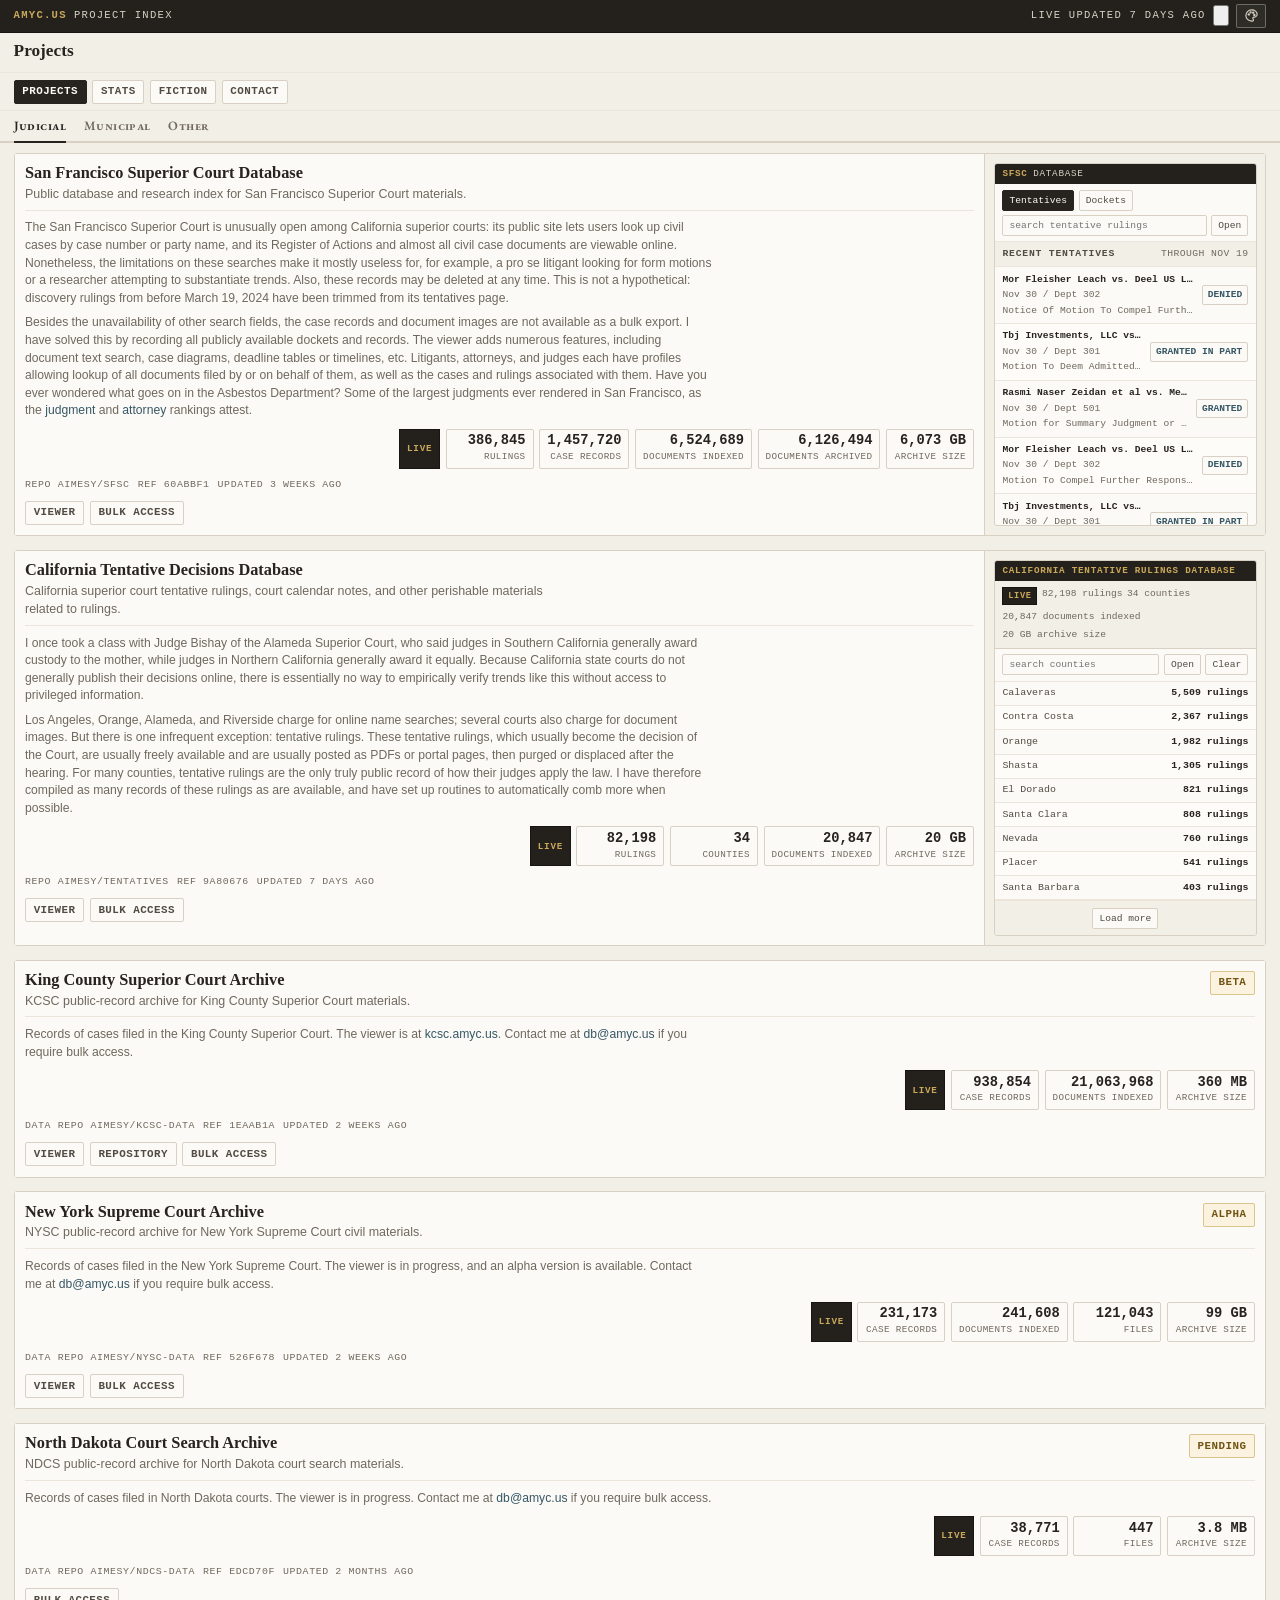
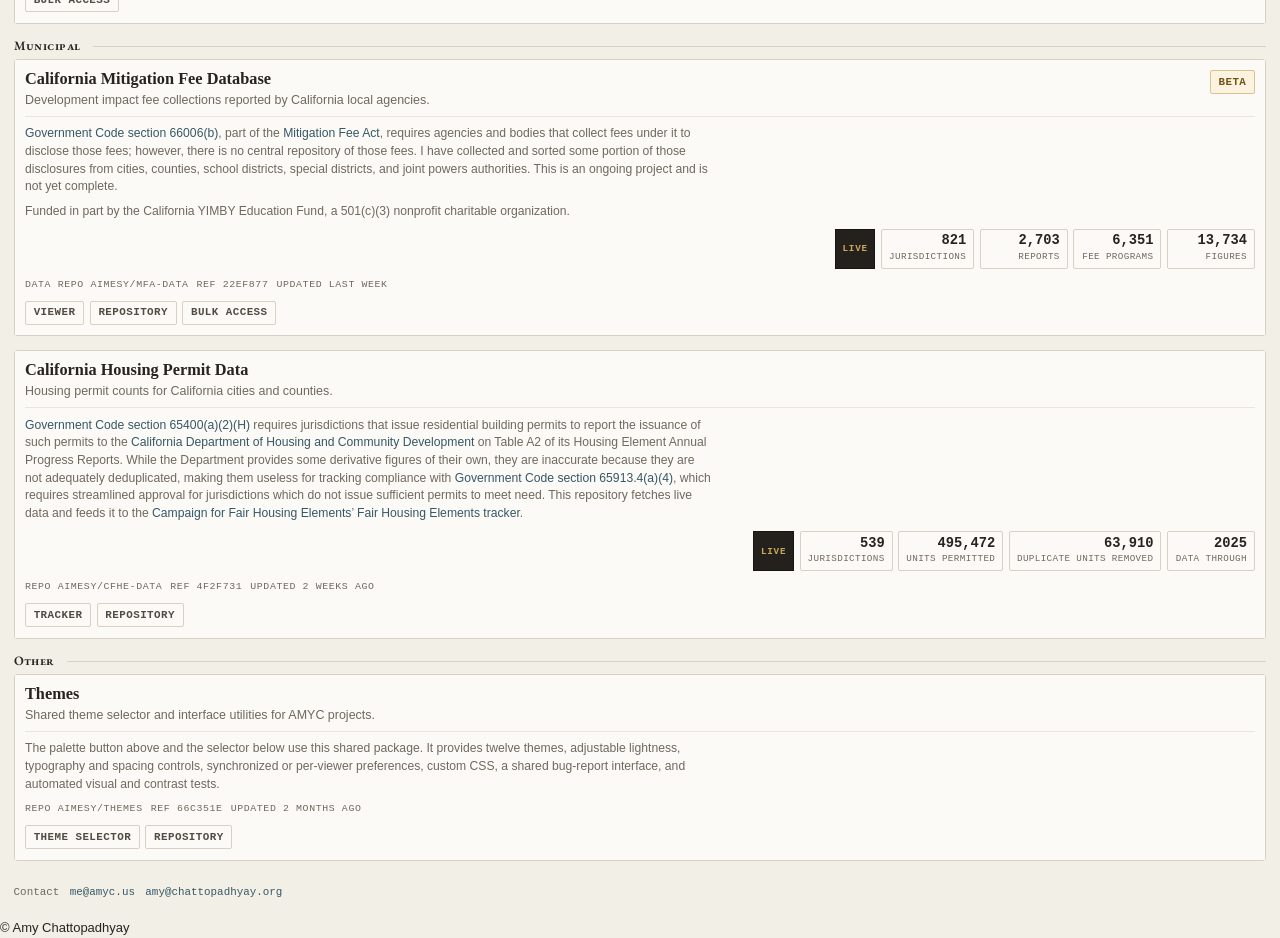
<file: index.html>
<!doctype html>
<html lang="en" data-amyc-public-records-footer="off">
<head>
  <meta charset="utf-8">
  <meta name="viewport" content="width=device-width, initial-scale=1">
  <link rel="icon" href="data:,">
  <meta
    http-equiv="Content-Security-Policy"
    content="default-src 'self'; script-src 'self' 'wasm-unsafe-eval' blob: https://aimesy.github.io https://static.cloudflareinsights.com; worker-src blob:; style-src 'self' 'unsafe-inline' https://aimesy.github.io; connect-src 'self' blob: https://sfsc.amyc.us https://sfsc-data.amyc.us https://extensions.duckdb.org https://api.github.com https://raw.githubusercontent.com https://kcsc-data.amyc.us https://nysc-data.amyc.us https://tentatives-data.amyc.us https://cloudflareinsights.com; img-src 'self' data:; object-src 'self'; base-uri 'self'; form-action 'none'"
  >
  <title>Projects</title>
  <meta name="description" content="Public project index for SFSC, California tentative rulings, KCSC, NYSC, California mitigation fees, California Housing Permit Data, NDCS, and AMYC Themes.">
  <link rel="canonical" href="https://amyc.us/">
  <meta property="og:site_name" content="AMYC.US">
  <meta property="og:type" content="website">
  <meta property="og:title" content="Projects | AMYC.US">
  <meta property="og:description" content="Public project index for SFSC, California tentative rulings, KCSC, NYSC, California mitigation fees, California Housing Permit Data, NDCS, and AMYC Themes.">
  <meta property="og:url" content="https://amyc.us/">
  <meta name="twitter:card" content="summary">
  <meta name="twitter:title" content="Projects | AMYC.US">
  <meta name="twitter:description" content="Public project index for SFSC, California tentative rulings, KCSC, NYSC, California mitigation fees, California Housing Permit Data, NDCS, and AMYC Themes.">
  <meta name="theme-color" content="#24211d">
  <link rel="preload" href="assets/fonts/eb-garamond-semibold-sc.woff2" as="font" type="font/woff2" crossorigin>
  <link rel="stylesheet" href="assets/styles.css?v=project-groups-9">
  <link rel="stylesheet" href="https://aimesy.github.io/themes/src/theme.css">
  <link rel="stylesheet" href="https://aimesy.github.io/themes/src/theme-bar.css">
  <link rel="stylesheet" href="https://aimesy.github.io/themes/src/bug-report.css">
  <script src="https://aimesy.github.io/themes/src/theme.js" defer></script>
  <!-- Cloudflare Web Analytics --><script type="module" src="https://static.cloudflareinsights.com/beacon.min.js" data-cf-beacon='{"token": "993c5a726496451e93b63b836dd201be"}'></script><!-- End Cloudflare Web Analytics -->
  <script src="https://aimesy.github.io/themes/src/bug-report.js" defer></script>
  <script src="assets/projects.js" defer></script>
</head>
<body class="amyc-has-public-records-footer">
  <header>
    <div class="status-strip amyc-theme-bar">
      <strong>AMYC.US</strong>
      <span>Project index</span>
      <span class="grow"></span>
      <span>LIVE <span data-live="generated">loading</span></span>
      <button class="bug-report-trigger" type="button" data-bug-report data-bug-report-app="AMYC Projects" data-bug-report-repo="aimesy/me" data-bug-report-labels="bug,site-report" aria-label="Report a bug" title="Report a bug">
        <svg class="bug-report-icon" viewBox="0 0 24 24" aria-hidden="true">
          <path d="M8 8h8v8.5a4 4 0 0 1-8 0V8Z"></path>
          <path d="M9 8V6.8a3 3 0 0 1 6 0V8"></path>
          <path d="M12 8v12"></path>
          <path d="M4 13h4"></path>
          <path d="M16 13h4"></path>
          <path d="M5 19l3-2"></path>
          <path d="M19 19l-3-2"></path>
          <path d="M7 3l2 2"></path>
          <path d="M17 3l-2 2"></path>
        </svg>
      </button>
      <button class="theme-toggle" type="button" data-theme-toggle aria-label="Theme spectrum" title="Theme spectrum">
        <svg class="theme-icon" viewBox="0 0 24 24" aria-hidden="true">
          <path d="M12 3a9 9 0 0 0 0 18h1.2a1.9 1.9 0 0 0 1.4-3.2 1.9 1.9 0 0 1 1.4-3.2h1.1A4.9 4.9 0 0 0 21 9.8C21 6 17 3 12 3Z"></path>
          <circle cx="7.7" cy="10.2" r="1"></circle>
          <circle cx="10.5" cy="6.9" r="1"></circle>
          <circle cx="14.7" cy="7.4" r="1"></circle>
          <circle cx="16.6" cy="11" r="1"></circle>
        </svg>
      </button>
    </div>
    <div class="entity-bar">
      <div class="title-block">
        <h1>Projects</h1>
      </div>
    </div>
    <nav class="toolbar" aria-label="Site sections">
      <a class="hbtn active" href="/" aria-current="page">Projects</a>
      <a class="hbtn" href="/stats/">Stats</a>
      <a class="hbtn" href="/fiction/">Fiction</a>
      <a class="hbtn" href="/contact/">Contact</a>
    </nav>
  </header>

  <main class="app-shell project-index">
    <nav class="category-nav" aria-label="Project categories">
      <div class="category-control">
        <span class="category-indicator" aria-hidden="true"></span>
        <a class="category-link" href="#judicial">Judicial</a>
        <a class="category-link" href="#municipal">Municipal</a>
        <a class="category-link" href="#other">Other</a>
      </div>
    </nav>

    <section class="project-group" id="judicial" aria-labelledby="group-judicial">
      <h2 class="project-group-head" id="group-judicial">Judicial</h2>
      <section class="project has-live-panel" id="sfsc">
        <div class="project-copy">
          <div class="project-head">
            <div>
              <h3>San Francisco Superior Court Database</h3>
              <p>Public database and research index for San Francisco Superior Court materials.</p>
            </div>
          </div>
          <div class="project-note">
            <p>The San Francisco Superior Court is unusually open among California superior courts: its public site lets users look up civil cases by case number or party name, and its Register of Actions and almost all civil case documents are viewable online. Nonetheless, the limitations on these searches make it mostly useless for, for example, a pro se litigant looking for form motions or a researcher attempting to substantiate trends. Also, these records may be deleted at any time. This is not a hypothetical: discovery rulings from before March 19, 2024 have been trimmed from its tentatives page.</p>
            <p>Besides the unavailability of other search fields, the case records and document images are not available as a bulk export. I have solved this by recording all publicly available dockets and records. The viewer adds numerous features, including document text search, case diagrams, deadline tables or timelines, etc. Litigants, attorneys, and judges each have profiles allowing lookup of all documents filed by or on behalf of them, as well as the cases and rulings associated with them. Have you ever wondered what goes on in the Asbestos Department? Some of the largest judgments ever rendered in San Francisco, as the <a href="/stats/#sfsc-statistics">judgment</a> and <a href="/stats/#sfsc-statistics">attorney</a> rankings attest.</p>
          </div>
          <div class="metrics" data-metrics="sfsc"></div>
          <div class="tracker">
            <div class="tracker-head">
              <span>Repo aimesy/sfsc</span>
              <span>Ref <span data-live="sfsc-ref">loading</span></span>
              <span>Updated <span data-live="sfsc-updated">loading</span></span>
            </div>
          </div>
          <div class="links" aria-label="SFSC links">
            <a class="hbtn" href="https://sfsc.amyc.us/">Viewer</a>
            <a class="hbtn" href="mailto:db@amyc.us">Bulk Access</a>
          </div>
        </div>
        <aside class="preview-stack sfsc-panel" aria-label="SFSC interface rendering">
          <div class="mini-ui sfsc-live">
            <div class="mini-strip"><strong>SFSC</strong><span>Database</span></div>
            <form class="mini-tools" data-sfsc-form role="search">
              <button class="mini-button active" type="button" data-sfsc-mode="rulings" aria-pressed="true">Tentatives</button>
              <button class="mini-button" type="button" data-sfsc-mode="dockets" aria-pressed="false">Dockets</button>
              <input class="mini-input" type="search" data-sfsc-search aria-label="Search tentative rulings" placeholder="search tentative rulings">
              <button class="mini-button" type="submit">Open</button>
            </form>
            <div class="sfsc-feed">
              <div data-sfsc-view="rulings">
                <h3 class="mini-section"><span>Recent tentatives</span><span data-live="sfsc-feed-age"></span></h3>
                <div class="mini-table" data-sfsc-recent aria-live="polite"><div class="mini-empty">Loading rulings…</div></div>
                <h3 class="mini-section"><span>Upcoming hearings</span><span data-sfsc-upcoming-date></span></h3>
                <div class="mini-table" data-sfsc-upcoming></div>
                <h3 class="mini-section"><span>Rulings by department</span></h3>
                <div class="mini-table" data-sfsc-departments></div>
              </div>
              <div data-sfsc-view="dockets" hidden>
                <h3 class="mini-section"><span>Case records by prefix</span></h3>
                <div class="mini-table" data-sfsc-prefixes></div>
              </div>
            </div>
          </div>
        </aside>
      </section>

      <section class="project" id="tentatives">
        <div class="project-copy">
          <div class="project-head">
            <div>
              <h3>California Tentative Decisions Database</h3>
              <p>California superior court tentative rulings, court calendar notes, and other perishable materials related to rulings.</p>
            </div>
          </div>
          <div class="project-note">
            <p>I once took a class with Judge Bishay of the Alameda Superior Court, who said judges in Southern California generally award custody to the mother, while judges in Northern California generally award it equally. Because California state courts do not generally publish their decisions online, there is essentially no way to empirically verify trends like this without access to privileged information.</p>
            <p>Los Angeles, Orange, Alameda, and Riverside charge for online name searches; several courts also charge for document images. But there is one infrequent exception: tentative rulings. These tentative rulings, which usually become the decision of the Court, are usually freely available and are usually posted as PDFs or portal pages, then purged or displaced after the hearing. For many counties, tentative rulings are the only truly public record of how their judges apply the law. I have therefore compiled as many records of these rulings as are available, and have set up routines to automatically comb more when possible.</p>
          </div>
          <div class="metrics" data-metrics="tentatives"></div>
          <div class="tracker">
            <div class="tracker-head">
              <span>Repo aimesy/tentatives</span>
              <span>Ref <span data-live="tentatives-ref">loading</span></span>
              <span>Updated <span data-live="tentatives-updated">loading</span></span>
            </div>
          </div>
          <div class="links" aria-label="Tentatives links">
            <a class="hbtn" href="https://tentatives.amyc.us/">Viewer</a>
            <a class="hbtn" href="mailto:db@amyc.us">Bulk Access</a>
          </div>
        </div>
        <div class="preview-stack" aria-label="Tentatives interface rendering">
          <div class="mini-ui">
            <div class="mini-strip"><strong>California Tentative Rulings Database</strong></div>
            <div class="mini-title">
              <div class="mini-statline">
                <span><span data-live="tentatives-rulings">...</span> rulings</span>
                <span><span data-live="tentatives-counties">...</span> counties</span>
                <span><span data-live="tentatives-docs">...</span> documents indexed</span>
                <span><span data-live="tentatives-size">...</span> archive size</span>
              </div>
            </div>
            <div class="mini-tools">
              <input class="mini-input" type="search" data-mini-search="tentatives" aria-label="Search counties" placeholder="search counties">
              <a class="mini-button" data-mini-open="tentatives" href="https://tentatives.amyc.us/">Open</a>
              <button class="mini-button" type="button" data-mini-clear="tentatives">Clear</button>
            </div>
            <div class="mini-table" id="tentatives-county-list" data-mini-list="tentatives" aria-live="polite"></div>
            <div class="mini-load-more" data-mini-more-wrap="tentatives" hidden>
              <button class="mini-button" type="button" data-mini-more="tentatives" aria-controls="tentatives-county-list">Load more</button>
            </div>
          </div>
        </div>
      </section>

      <section class="project no-preview" id="kcsc">
        <div class="project-copy">
          <div class="project-head">
            <div>
              <h3>King County Superior Court Archive</h3>
              <p>KCSC public-record archive for King County Superior Court materials.</p>
            </div>
            <span class="chip warn">BETA</span>
          </div>
          <div class="project-note">
            <p>Records of cases filed in the King County Superior Court. The viewer is at <a href="https://kcsc.amyc.us/">kcsc.amyc.us</a>. Contact me at <a href="mailto:db@amyc.us">db@amyc.us</a> if you require bulk access.</p>
          </div>
          <div class="metrics" data-metrics="kcsc"></div>
          <div class="tracker">
            <div class="tracker-head">
              <span>Data repo aimesy/kcsc-data</span>
              <span>Ref <span data-live="kcsc-ref">loading</span></span>
              <span>Updated <span data-live="kcsc-updated">loading</span></span>
            </div>
          </div>
          <div class="links" aria-label="KCSC links">
            <a class="hbtn" href="https://aimesy.github.io/kcsc/">Viewer</a>
            <a class="hbtn" href="https://github.com/aimesy/kcsc">Repository</a>
            <a class="hbtn" href="mailto:db@amyc.us">Bulk Access</a>
          </div>
        </div>
      </section>

      <section class="project no-preview" id="nysc">
        <div class="project-copy">
          <div class="project-head">
            <div>
              <h3>New York Supreme Court Archive</h3>
              <p>NYSC public-record archive for New York Supreme Court civil materials.</p>
            </div>
            <span class="chip warn">ALPHA</span>
          </div>
          <div class="project-note">
            <p>Records of cases filed in the New York Supreme Court. The viewer is in progress, and an alpha version is available. Contact me at <a href="mailto:db@amyc.us">db@amyc.us</a> if you require bulk access.</p>
          </div>
          <div class="metrics" data-metrics="nysc"></div>
          <div class="tracker">
            <div class="tracker-head">
              <span>Data repo aimesy/nysc-data</span>
              <span>Ref <span data-live="nysc-ref">loading</span></span>
              <span>Updated <span data-live="nysc-updated">loading</span></span>
            </div>
          </div>
          <div class="links" aria-label="NYSC links">
            <a class="hbtn" href="https://nysc.amyc.us/">Viewer</a>
            <a class="hbtn" href="mailto:db@amyc.us">Bulk Access</a>
          </div>
        </div>
      </section>

      <section class="project no-preview" id="ndcs">
        <div class="project-copy">
          <div class="project-head">
            <div>
              <h3>North Dakota Court Search Archive</h3>
              <p>NDCS public-record archive for North Dakota court search materials.</p>
            </div>
            <span class="chip warn">Pending</span>
          </div>
          <div class="project-note">
            <p>Records of cases filed in North Dakota courts. The viewer is in progress. Contact me at <a href="mailto:db@amyc.us">db@amyc.us</a> if you require bulk access.</p>
          </div>
          <div class="metrics" data-metrics="ndcs"></div>
          <div class="tracker">
            <div class="tracker-head">
              <span>Data repo aimesy/ndcs-data</span>
              <span>Ref <span data-live="ndcs-ref">loading</span></span>
              <span>Updated <span data-live="ndcs-updated">loading</span></span>
            </div>
          </div>
          <div class="links" aria-label="NDCS links">
            <a class="hbtn" href="mailto:db@amyc.us">Bulk Access</a>
          </div>
        </div>
      </section>
    </section>

    <section class="project-group" id="municipal" aria-labelledby="group-municipal">
      <h2 class="project-group-head" id="group-municipal">Municipal</h2>
      <section class="project no-preview" id="mfa">
        <div class="project-copy">
          <div class="project-head">
            <div>
              <h3>California Mitigation Fee Database</h3>
              <p>Development impact fee collections reported by California local agencies.</p>
            </div>
            <span class="chip warn">BETA</span>
          </div>
          <div class="project-note">
            <p><a href="https://leginfo.legislature.ca.gov/faces/codes_displaySection.xhtml?lawCode=GOV&amp;sectionNum=66006">Government Code section 66006(b)</a>, part of the <a href="https://leginfo.legislature.ca.gov/faces/codes_displaySection.xhtml?lawCode=GOV&amp;sectionNum=66000.5">Mitigation Fee Act</a>, requires agencies and bodies that collect fees under it to disclose those fees; however, there is no central repository of those fees. I have collected and sorted some portion of those disclosures from cities, counties, school districts, special districts, and joint powers authorities. This is an ongoing project and is not yet complete.</p>
            <p>Funded in part by the California YIMBY Education Fund, a 501(c)(3) nonprofit charitable organization.</p>
          </div>
          <div class="metrics" data-metrics="mfa"></div>
          <div class="tracker">
            <div class="tracker-head">
              <span>Data repo aimesy/mfa-data</span>
              <span>Ref <span data-live="mfa-ref">loading</span></span>
              <span>Updated <span data-live="mfa-updated">loading</span></span>
            </div>
          </div>
          <div class="links" aria-label="California Mitigation Fee Database links">
            <a class="hbtn" href="https://mfa.amyc.us/">Viewer</a>
            <a class="hbtn" href="https://github.com/aimesy/mfa">Repository</a>
            <a class="hbtn" href="mailto:db@amyc.us">Bulk Access</a>
          </div>
        </div>
      </section>

      <section class="project no-preview" id="cfhe-data">
        <div class="project-copy">
          <div class="project-head">
            <div>
              <h3>California Housing Permit Data</h3>
              <p>Housing permit counts for California cities and counties.</p>
            </div>
          </div>
          <div class="project-note">
            <p><a href="https://leginfo.legislature.ca.gov/faces/codes_displaySection.xhtml?lawCode=GOV&amp;sectionNum=65400">Government Code section 65400(a)(2)(H)</a> requires jurisdictions that issue residential building permits to report the issuance of such permits to the <a href="https://www.hcd.ca.gov/">California Department of Housing and Community Development</a> on Table A2 of its Housing Element Annual Progress Reports. While the Department provides some derivative figures of their own, they are inaccurate because they are not adequately deduplicated, making them useless for tracking compliance with <a href="https://leginfo.legislature.ca.gov/faces/codes_displaySection.xhtml?lawCode=GOV&amp;sectionNum=65913.4">Government Code section 65913.4(a)(4)</a>, which requires streamlined approval for jurisdictions which do not issue sufficient permits to meet need. This repository fetches live data and feeds it to the <a href="https://www.fairhousingelements.org/">Campaign for Fair Housing Elements</a>’ <a href="https://cities.fairhousingelements.org/">Fair Housing Elements tracker</a>.</p>
          </div>
          <div class="metrics" data-metrics="cfhe"></div>
          <div class="tracker">
            <div class="tracker-head">
              <span>Repo aimesy/cfhe-data</span>
              <span>Ref <span data-live="cfhe-ref">loading</span></span>
              <span>Updated <span data-live="cfhe-updated">loading</span></span>
            </div>
          </div>
          <div class="links" aria-label="California Housing Permit Data links">
            <a class="hbtn" href="https://cities.fairhousingelements.org/">Tracker</a>
            <a class="hbtn" href="https://github.com/aimesy/cfhe-data">Repository</a>
          </div>
        </div>
      </section>
    </section>

    <section class="project-group" id="other" aria-labelledby="group-other">
      <h2 class="project-group-head" id="group-other">Other</h2>
      <section class="project no-preview" id="themes">
        <div class="project-copy">
          <div class="project-head">
            <div>
              <h3>Themes</h3>
              <p>Shared theme selector and interface utilities for AMYC projects.</p>
            </div>
          </div>
          <div class="project-note">
            <p>The palette button above and the selector below use this shared package. It provides twelve themes, adjustable lightness, typography and spacing controls, synchronized or per-viewer preferences, custom CSS, a shared bug-report interface, and automated visual and contrast tests.</p>
          </div>
          <div class="tracker">
            <div class="tracker-head">
              <span>Repo aimesy/themes</span>
              <span>Ref <span data-live="themes-ref">loading</span></span>
              <span>Updated <span data-live="themes-updated">loading</span></span>
            </div>
          </div>
          <div class="links" aria-label="AMYC Themes links">
            <button class="hbtn" type="button" data-theme-toggle>Theme Selector</button>
            <a class="hbtn" href="https://github.com/aimesy/themes">Repository</a>
          </div>
        </div>
      </section>
    </section>

  </main>

  <footer class="contact">
    <span>Contact</span>
    <a href="mailto:me@amyc.us">me@amyc.us</a>
    <a href="mailto:amy@chattopadhyay.org">amy@chattopadhyay.org</a>
</footer>
  <div class="amyc-public-records-footer" role="contentinfo" aria-label="Copyright">&copy; Amy Chattopadhyay</div>
</body>
</html>
</file>
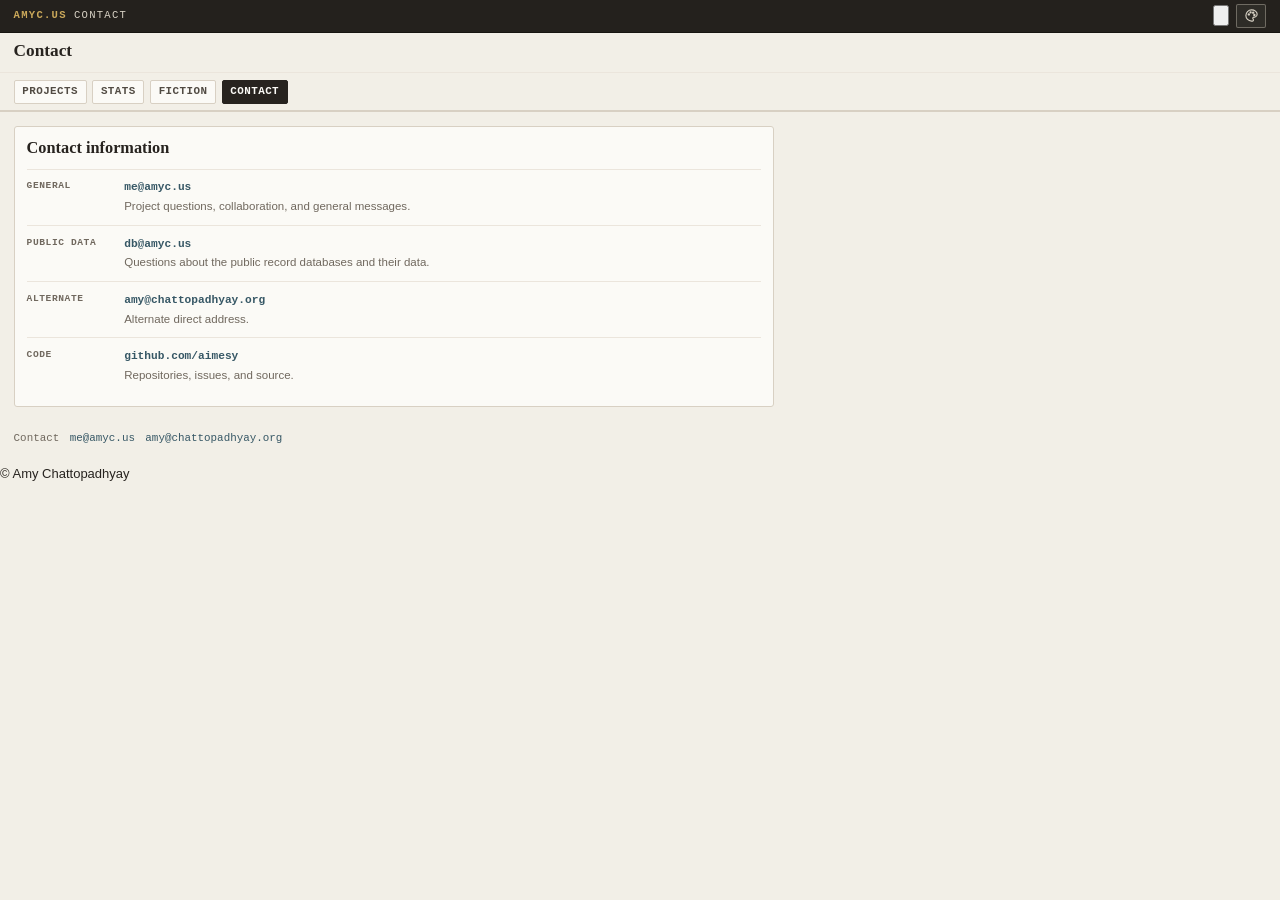
<file: contact/index.html>
<!doctype html>
<html lang="en" data-amyc-public-records-footer="off">
<head>
  <meta charset="utf-8">
  <meta name="viewport" content="width=device-width, initial-scale=1">
  <link rel="icon" href="data:,">
  <meta
    http-equiv="Content-Security-Policy"
    content="default-src 'self'; script-src 'self' https://aimesy.github.io https://static.cloudflareinsights.com; style-src 'self' 'unsafe-inline' https://aimesy.github.io; img-src 'self' data:; object-src 'none'; base-uri 'self'; form-action 'none'; connect-src 'self' https://cloudflareinsights.com"
  >
  <title>Amy C</title>
  <meta name="description" content="Contact Amy Chattopadhyay about public court data, research tools, collaboration, and other inquiries.">
  <link rel="canonical" href="https://amyc.us/contact/">
  <meta property="og:site_name" content="AMYC.US">
  <meta property="og:type" content="website">
  <meta property="og:title" content="Contact | AMYC.US">
  <meta property="og:description" content="Contact Amy Chattopadhyay about public court data, research tools, collaboration, and other inquiries.">
  <meta property="og:url" content="https://amyc.us/contact/">
  <meta name="twitter:card" content="summary">
  <meta name="twitter:title" content="Contact | AMYC.US">
  <meta name="twitter:description" content="Contact Amy Chattopadhyay about public court data, research tools, collaboration, and other inquiries.">
  <meta name="theme-color" content="#24211d">
  <link rel="stylesheet" href="/assets/styles.css?v=theme-spectrum-sand">
  <link rel="stylesheet" href="https://aimesy.github.io/themes/src/theme.css">
  <link rel="stylesheet" href="https://aimesy.github.io/themes/src/theme-bar.css">
  <link rel="stylesheet" href="https://aimesy.github.io/themes/src/bug-report.css">
  <script src="https://aimesy.github.io/themes/src/theme.js" defer></script>
  <script src="https://aimesy.github.io/themes/src/bug-report.js" defer></script>
  <!-- Cloudflare Web Analytics --><script type="module" src="https://static.cloudflareinsights.com/beacon.min.js" data-cf-beacon='{"token": "993c5a726496451e93b63b836dd201be"}'></script><!-- End Cloudflare Web Analytics -->
</head>
<body class="amyc-has-public-records-footer">
  <header>
    <div class="status-strip amyc-theme-bar">
      <strong>AMYC.US</strong>
      <span>Contact</span>
      <span class="grow"></span>
      <button class="bug-report-trigger" type="button" data-bug-report data-bug-report-app="AMYC Contact" data-bug-report-repo="aimesy/me" data-bug-report-labels="bug,site-report" aria-label="Report a bug" title="Report a bug">
        <svg class="bug-report-icon" viewBox="0 0 24 24" aria-hidden="true">
          <path d="M8 8h8v8.5a4 4 0 0 1-8 0V8Z"></path>
          <path d="M9 8V6.8a3 3 0 0 1 6 0V8"></path>
          <path d="M12 8v12"></path>
          <path d="M4 13h4"></path>
          <path d="M16 13h4"></path>
          <path d="M5 19l3-2"></path>
          <path d="M19 19l-3-2"></path>
          <path d="M7 3l2 2"></path>
          <path d="M17 3l-2 2"></path>
        </svg>
      </button>
      <button class="theme-toggle" type="button" data-theme-toggle aria-label="Theme spectrum" title="Theme spectrum">
        <svg class="theme-icon" viewBox="0 0 24 24" aria-hidden="true">
          <path d="M12 3a9 9 0 0 0 0 18h1.2a1.9 1.9 0 0 0 1.4-3.2 1.9 1.9 0 0 1 1.4-3.2h1.1A4.9 4.9 0 0 0 21 9.8C21 6 17 3 12 3Z"></path>
          <circle cx="7.7" cy="10.2" r="1"></circle>
          <circle cx="10.5" cy="6.9" r="1"></circle>
          <circle cx="14.7" cy="7.4" r="1"></circle>
          <circle cx="16.6" cy="11" r="1"></circle>
        </svg>
      </button>
    </div>
    <div class="entity-bar">
      <div class="title-block">
        <h1>Contact</h1>
      </div>
    </div>
    <nav class="toolbar" aria-label="Site sections">
      <a class="hbtn" href="/">Projects</a>
      <a class="hbtn" href="/stats/">Stats</a>
      <a class="hbtn" href="/fiction/">Fiction</a>
      <a class="hbtn active" href="/contact/" aria-current="page">Contact</a>
    </nav>
  </header>

  <main class="app-shell">
    <div class="contact-grid">
      <aside class="contact-card contact-info" aria-labelledby="contact-info-title">
        <div class="contact-card-head">
          <h2 id="contact-info-title">Contact information</h2>
        </div>

        <dl class="contact-routes">
          <div class="contact-route">
            <dt>General</dt>
            <dd><a href="mailto:me@amyc.us">me@amyc.us</a></dd>
            <dd>Project questions, collaboration, and general messages.</dd>
          </div>
          <div class="contact-route">
            <dt>Public data</dt>
            <dd><a href="mailto:db@amyc.us">db@amyc.us</a></dd>
            <dd>Questions about the public record databases and their data.</dd>
          </div>
          <div class="contact-route">
            <dt>Alternate</dt>
            <dd><a href="mailto:amy@chattopadhyay.org">amy@chattopadhyay.org</a></dd>
            <dd>Alternate direct address.</dd>
          </div>
          <div class="contact-route">
            <dt>Code</dt>
            <dd><a href="https://github.com/aimesy">github.com/aimesy</a></dd>
            <dd>Repositories, issues, and source.</dd>
          </div>
        </dl>
      </aside>
    </div>
  </main>

  <footer class="contact">
    <span>Contact</span>
    <a href="mailto:me@amyc.us">me@amyc.us</a>
    <a href="mailto:amy@chattopadhyay.org">amy@chattopadhyay.org</a>
  </footer>
  <div class="amyc-public-records-footer" role="contentinfo" aria-label="Copyright">&copy; Amy Chattopadhyay</div>
</body>
</html>
</file>
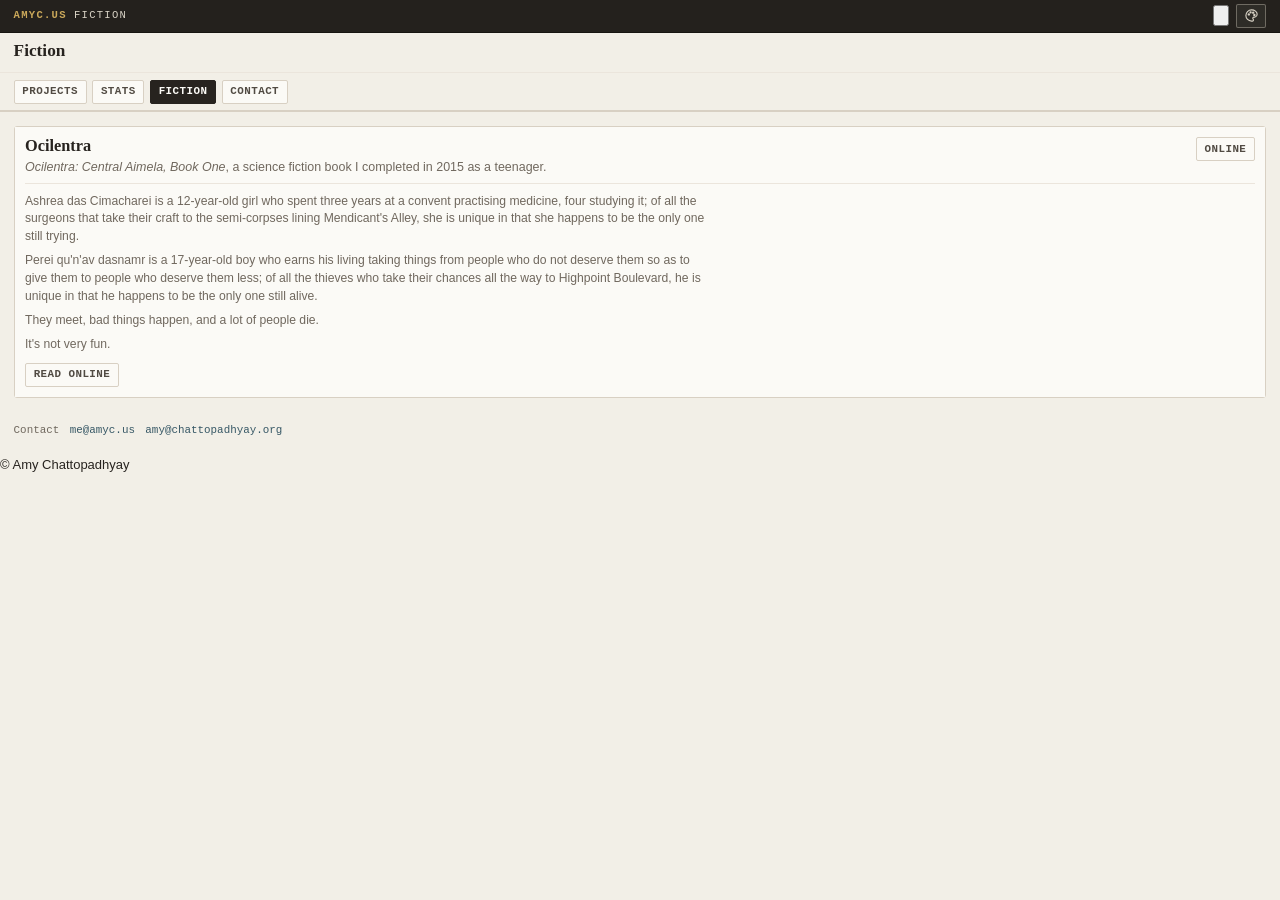
<file: fiction/index.html>
<!doctype html>
<html lang="en" data-amyc-public-records-footer="off">
<head>
  <meta charset="utf-8">
  <meta name="viewport" content="width=device-width, initial-scale=1">
  <link rel="icon" href="data:,">
  <meta
    http-equiv="Content-Security-Policy"
    content="default-src 'self'; script-src 'self' https://aimesy.github.io https://static.cloudflareinsights.com; style-src 'self' 'unsafe-inline' https://aimesy.github.io; img-src 'self' data:; object-src 'none'; base-uri 'self'; form-action 'none'; connect-src 'self' https://cloudflareinsights.com"
  >
  <title>Fiction</title>
  <meta name="description" content="Ocilentra, a science fiction book I completed in 2015 as a teenager.">
  <link rel="canonical" href="https://amyc.us/fiction/">
  <meta property="og:site_name" content="AMYC.US">
  <meta property="og:type" content="website">
  <meta property="og:title" content="Fiction | AMYC.US">
  <meta property="og:description" content="Ocilentra, a science fiction book I completed in 2015 as a teenager.">
  <meta property="og:url" content="https://amyc.us/fiction/">
  <meta name="twitter:card" content="summary">
  <meta name="twitter:title" content="Fiction | AMYC.US">
  <meta name="twitter:description" content="Ocilentra, a science fiction book I completed in 2015 as a teenager.">
  <meta name="theme-color" content="#24211d">
  <link rel="stylesheet" href="/assets/styles.css?v=theme-spectrum-sand">
  <link rel="stylesheet" href="https://aimesy.github.io/themes/src/theme.css">
  <link rel="stylesheet" href="https://aimesy.github.io/themes/src/theme-bar.css">
  <link rel="stylesheet" href="https://aimesy.github.io/themes/src/bug-report.css">
  <script src="https://aimesy.github.io/themes/src/theme.js" defer></script>
  <script src="https://aimesy.github.io/themes/src/bug-report.js" defer></script>
  <!-- Cloudflare Web Analytics --><script type="module" src="https://static.cloudflareinsights.com/beacon.min.js" data-cf-beacon='{"token": "993c5a726496451e93b63b836dd201be"}'></script><!-- End Cloudflare Web Analytics -->
</head>
<body class="amyc-has-public-records-footer">
  <header>
    <div class="status-strip amyc-theme-bar">
      <strong>AMYC.US</strong>
      <span>Fiction</span>
      <span class="grow"></span>
      <button class="bug-report-trigger" type="button" data-bug-report data-bug-report-app="AMYC Fiction" data-bug-report-repo="aimesy/me" data-bug-report-labels="bug,site-report" aria-label="Report a bug" title="Report a bug">
        <svg class="bug-report-icon" viewBox="0 0 24 24" aria-hidden="true">
          <path d="M8 8h8v8.5a4 4 0 0 1-8 0V8Z"></path>
          <path d="M9 8V6.8a3 3 0 0 1 6 0V8"></path>
          <path d="M12 8v12"></path>
          <path d="M4 13h4"></path>
          <path d="M16 13h4"></path>
          <path d="M5 19l3-2"></path>
          <path d="M19 19l-3-2"></path>
          <path d="M7 3l2 2"></path>
          <path d="M17 3l-2 2"></path>
        </svg>
      </button>
      <button class="theme-toggle" type="button" data-theme-toggle aria-label="Theme spectrum" title="Theme spectrum">
        <svg class="theme-icon" viewBox="0 0 24 24" aria-hidden="true">
          <path d="M12 3a9 9 0 0 0 0 18h1.2a1.9 1.9 0 0 0 1.4-3.2 1.9 1.9 0 0 1 1.4-3.2h1.1A4.9 4.9 0 0 0 21 9.8C21 6 17 3 12 3Z"></path>
          <circle cx="7.7" cy="10.2" r="1"></circle>
          <circle cx="10.5" cy="6.9" r="1"></circle>
          <circle cx="14.7" cy="7.4" r="1"></circle>
          <circle cx="16.6" cy="11" r="1"></circle>
        </svg>
      </button>
    </div>
    <div class="entity-bar">
      <div class="title-block">
        <h1>Fiction</h1>
      </div>
    </div>
    <nav class="toolbar" aria-label="Site sections">
      <a class="hbtn" href="/">Projects</a>
      <a class="hbtn" href="/stats/">Stats</a>
      <a class="hbtn active" href="/fiction/" aria-current="page">Fiction</a>
      <a class="hbtn" href="/contact/">Contact</a>
    </nav>
  </header>

  <main class="app-shell">
    <section class="project no-preview" id="ocilentra">
      <div class="project-copy">
        <div class="project-head">
          <div>
            <h2>Ocilentra</h2>
            <p><cite>Ocilentra: Central Aimela, Book One</cite>, a science fiction book I completed in 2015 as a teenager.</p>
          </div>
          <span class="chip">Online</span>
        </div>
        <div class="project-note">
          <p>Ashrea das Cimacharei is a 12-year-old girl who spent three years at a convent practising medicine, four studying it; of all the surgeons that take their craft to the semi-corpses lining Mendicant's Alley, she is unique in that she happens to be the only one still trying.</p>
          <p>Perei qu'n'av dasnamr is a 17-year-old boy who earns his living taking things from people who do not deserve them so as to give them to people who deserve them less; of all the thieves who take their chances all the way to Highpoint Boulevard, he is unique in that he happens to be the only one still alive.</p>
          <p>They meet, bad things happen, and a lot of people die.</p>
          <p>It's not very fun.</p>
        </div>
        <div class="links" aria-label="Ocilentra links">
          <a class="hbtn" href="https://ocilentra.com/">Read online</a>
        </div>
      </div>
    </section>
  </main>

  <footer class="contact">
    <span>Contact</span>
    <a href="mailto:me@amyc.us">me@amyc.us</a>
    <a href="mailto:amy@chattopadhyay.org">amy@chattopadhyay.org</a>
  </footer>
  <div class="amyc-public-records-footer" role="contentinfo" aria-label="Copyright">&copy; Amy Chattopadhyay</div>
</body>
</html>
</file>
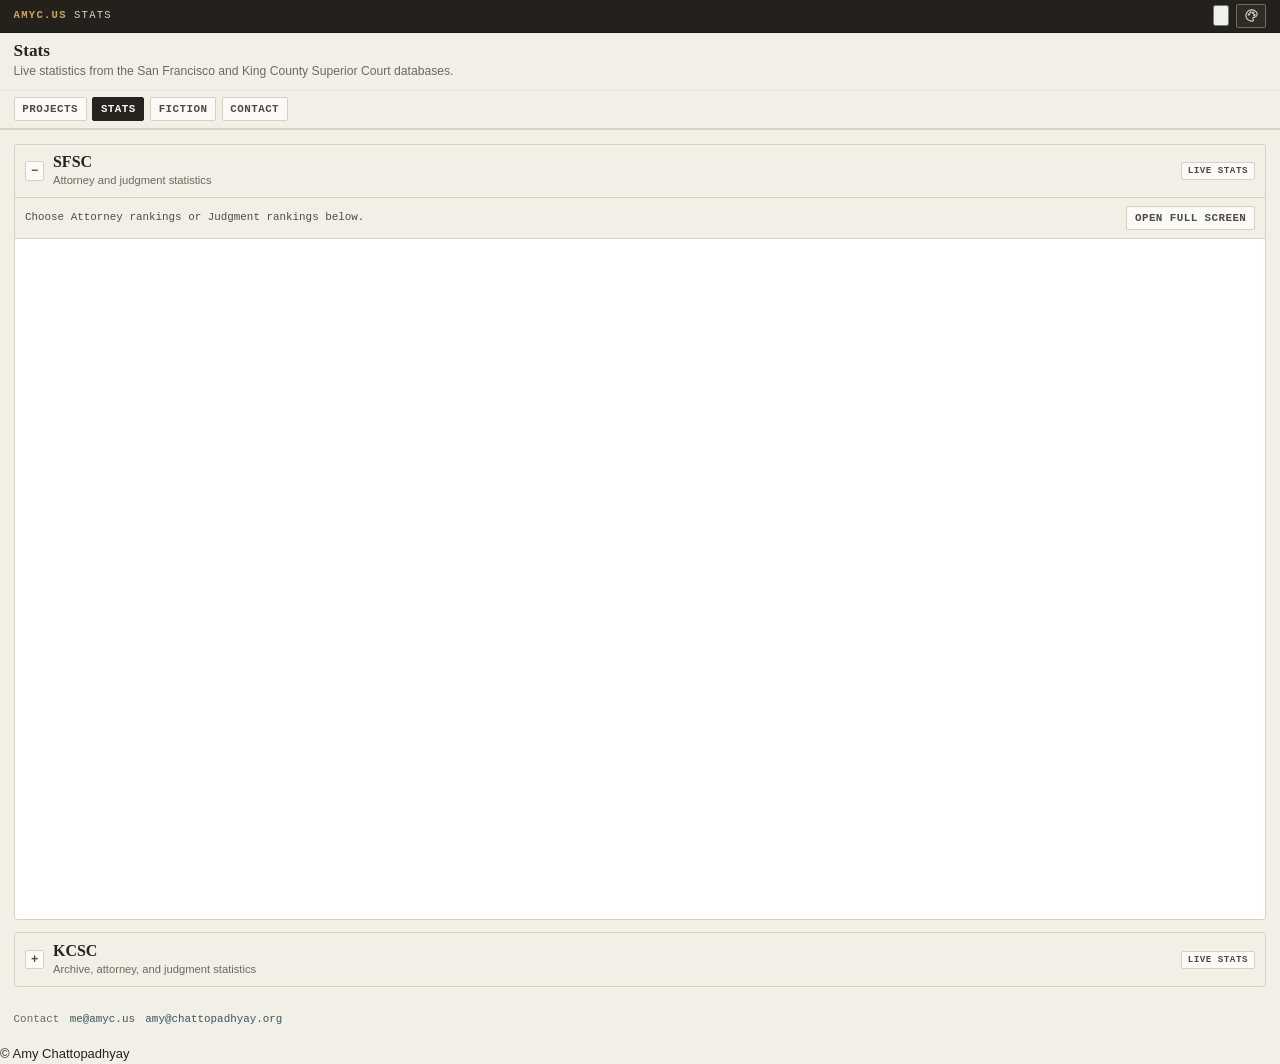
<file: stats/index.html>
<!doctype html>
<html lang="en" data-amyc-public-records-footer="off">
<head>
  <meta charset="utf-8">
  <meta name="viewport" content="width=device-width, initial-scale=1">
  <link rel="icon" href="data:,">
  <meta
    http-equiv="Content-Security-Policy"
    content="default-src 'self'; script-src 'self' https://aimesy.github.io https://static.cloudflareinsights.com; style-src 'self' 'unsafe-inline' https://aimesy.github.io; img-src 'self' data:; frame-src https://sfsc.amyc.us https://kcsc.amyc.us; object-src 'none'; base-uri 'self'; form-action 'none'; connect-src 'self' https://cloudflareinsights.com"
  >
  <title>Stats</title>
  <meta name="description" content="Live SFSC and KCSC court-data statistics.">
  <link rel="canonical" href="https://amyc.us/stats/">
  <meta property="og:site_name" content="AMYC.US">
  <meta property="og:type" content="website">
  <meta property="og:title" content="Stats | AMYC.US">
  <meta property="og:description" content="Live SFSC and KCSC court-data statistics.">
  <meta property="og:url" content="https://amyc.us/stats/">
  <meta name="twitter:card" content="summary">
  <meta name="twitter:title" content="Stats | AMYC.US">
  <meta name="twitter:description" content="Live SFSC and KCSC court-data statistics.">
  <meta name="theme-color" content="#24211d">
  <link rel="stylesheet" href="/assets/styles.css?v=theme-spectrum-sand">
  <link rel="stylesheet" href="/assets/data-index.css?v=3">
  <link rel="stylesheet" href="https://aimesy.github.io/themes/src/theme.css">
  <link rel="stylesheet" href="https://aimesy.github.io/themes/src/theme-bar.css">
  <link rel="stylesheet" href="https://aimesy.github.io/themes/src/bug-report.css">
  <script src="https://aimesy.github.io/themes/src/theme.js" defer></script>
  <script src="https://aimesy.github.io/themes/src/bug-report.js" defer></script>
  <script src="/assets/data-index.js?v=2" defer></script>
  <!-- Cloudflare Web Analytics --><script type="module" src="https://static.cloudflareinsights.com/beacon.min.js" data-cf-beacon='{"token": "993c5a726496451e93b63b836dd201be"}'></script><!-- End Cloudflare Web Analytics -->
</head>
<body class="amyc-has-public-records-footer">
  <header>
    <div class="status-strip amyc-theme-bar">
      <strong>AMYC.US</strong>
      <span>Stats</span>
      <span class="grow"></span>
      <button class="bug-report-trigger" type="button" data-bug-report data-bug-report-app="AMYC Stats" data-bug-report-repo="aimesy/me" data-bug-report-labels="bug,site-report" aria-label="Report a bug" title="Report a bug">
        <svg class="bug-report-icon" viewBox="0 0 24 24" aria-hidden="true">
          <path d="M8 8h8v8.5a4 4 0 0 1-8 0V8Z"></path>
          <path d="M9 8V6.8a3 3 0 0 1 6 0V8"></path>
          <path d="M12 8v12"></path>
          <path d="M4 13h4"></path>
          <path d="M16 13h4"></path>
          <path d="M5 19l3-2"></path>
          <path d="M19 19l-3-2"></path>
          <path d="M7 3l2 2"></path>
          <path d="M17 3l-2 2"></path>
        </svg>
      </button>
      <button class="theme-toggle" type="button" data-theme-toggle aria-label="Theme spectrum" title="Theme spectrum">
        <svg class="theme-icon" viewBox="0 0 24 24" aria-hidden="true">
          <path d="M12 3a9 9 0 0 0 0 18h1.2a1.9 1.9 0 0 0 1.4-3.2 1.9 1.9 0 0 1 1.4-3.2h1.1A4.9 4.9 0 0 0 21 9.8C21 6 17 3 12 3Z"></path>
          <circle cx="7.7" cy="10.2" r="1"></circle>
          <circle cx="10.5" cy="6.9" r="1"></circle>
          <circle cx="14.7" cy="7.4" r="1"></circle>
          <circle cx="16.6" cy="11" r="1"></circle>
        </svg>
      </button>
    </div>
    <div class="entity-bar">
      <div class="title-block">
        <h1>Stats</h1>
        <p class="lede">Live statistics from the San Francisco and King County Superior Court databases.</p>
      </div>
    </div>
    <nav class="toolbar" aria-label="Site sections">
      <a class="hbtn" href="/">Projects</a>
      <a class="hbtn active" href="/stats/" aria-current="page">Stats</a>
      <a class="hbtn" href="/fiction/">Fiction</a>
      <a class="hbtn" href="/contact/">Contact</a>
    </nav>
  </header>

  <main class="stats-shell data-index-shell">
    <details class="data-project" id="sfsc-statistics" data-persist-open open>
      <summary>
        <span class="data-project-title"><strong>SFSC</strong><small>Attorney and judgment statistics</small></span>
        <span class="data-project-status">Live stats</span>
      </summary>
      <div class="data-project-body">
        <div class="data-source-note" id="sfsc-statistics-note">
          <span>Choose Attorney rankings or Judgment rankings below.</span>
          <a class="hbtn" href="https://sfsc.amyc.us/#statistics" target="_blank" rel="noopener noreferrer">Open full screen</a>
        </div>
        <iframe
          class="data-display-frame"
          src="https://sfsc.amyc.us/#statistics"
          title="SFSC attorney and judgment statistics"
          aria-describedby="sfsc-statistics-note"
        ></iframe>
      </div>
    </details>

    <details class="data-project" id="kcsc-statistics" data-persist-open>
      <summary>
        <span class="data-project-title"><strong>KCSC</strong><small>Archive, attorney, and judgment statistics</small></span>
        <span class="data-project-status">Live stats</span>
      </summary>
      <div class="data-project-body">
        <div class="data-source-note" id="kcsc-statistics-note">
          <span>Explore the archive dashboard, aggregates, attorney rankings, and judgment rankings below.</span>
          <a class="hbtn" href="https://kcsc.amyc.us/?scope=statistics" target="_blank" rel="noopener noreferrer">Open full screen</a>
        </div>
        <iframe
          class="data-display-frame"
          src="https://kcsc.amyc.us/?scope=statistics"
          title="KCSC archive, attorney, and judgment statistics"
          aria-describedby="kcsc-statistics-note"
        ></iframe>
      </div>
    </details>
  </main>

  <footer class="contact">
    <span>Contact</span>
    <a href="mailto:me@amyc.us">me@amyc.us</a>
    <a href="mailto:amy@chattopadhyay.org">amy@chattopadhyay.org</a>
  </footer>
  <div class="amyc-public-records-footer" role="contentinfo" aria-label="Copyright">&copy; Amy Chattopadhyay</div>
</body>
</html>
</file>
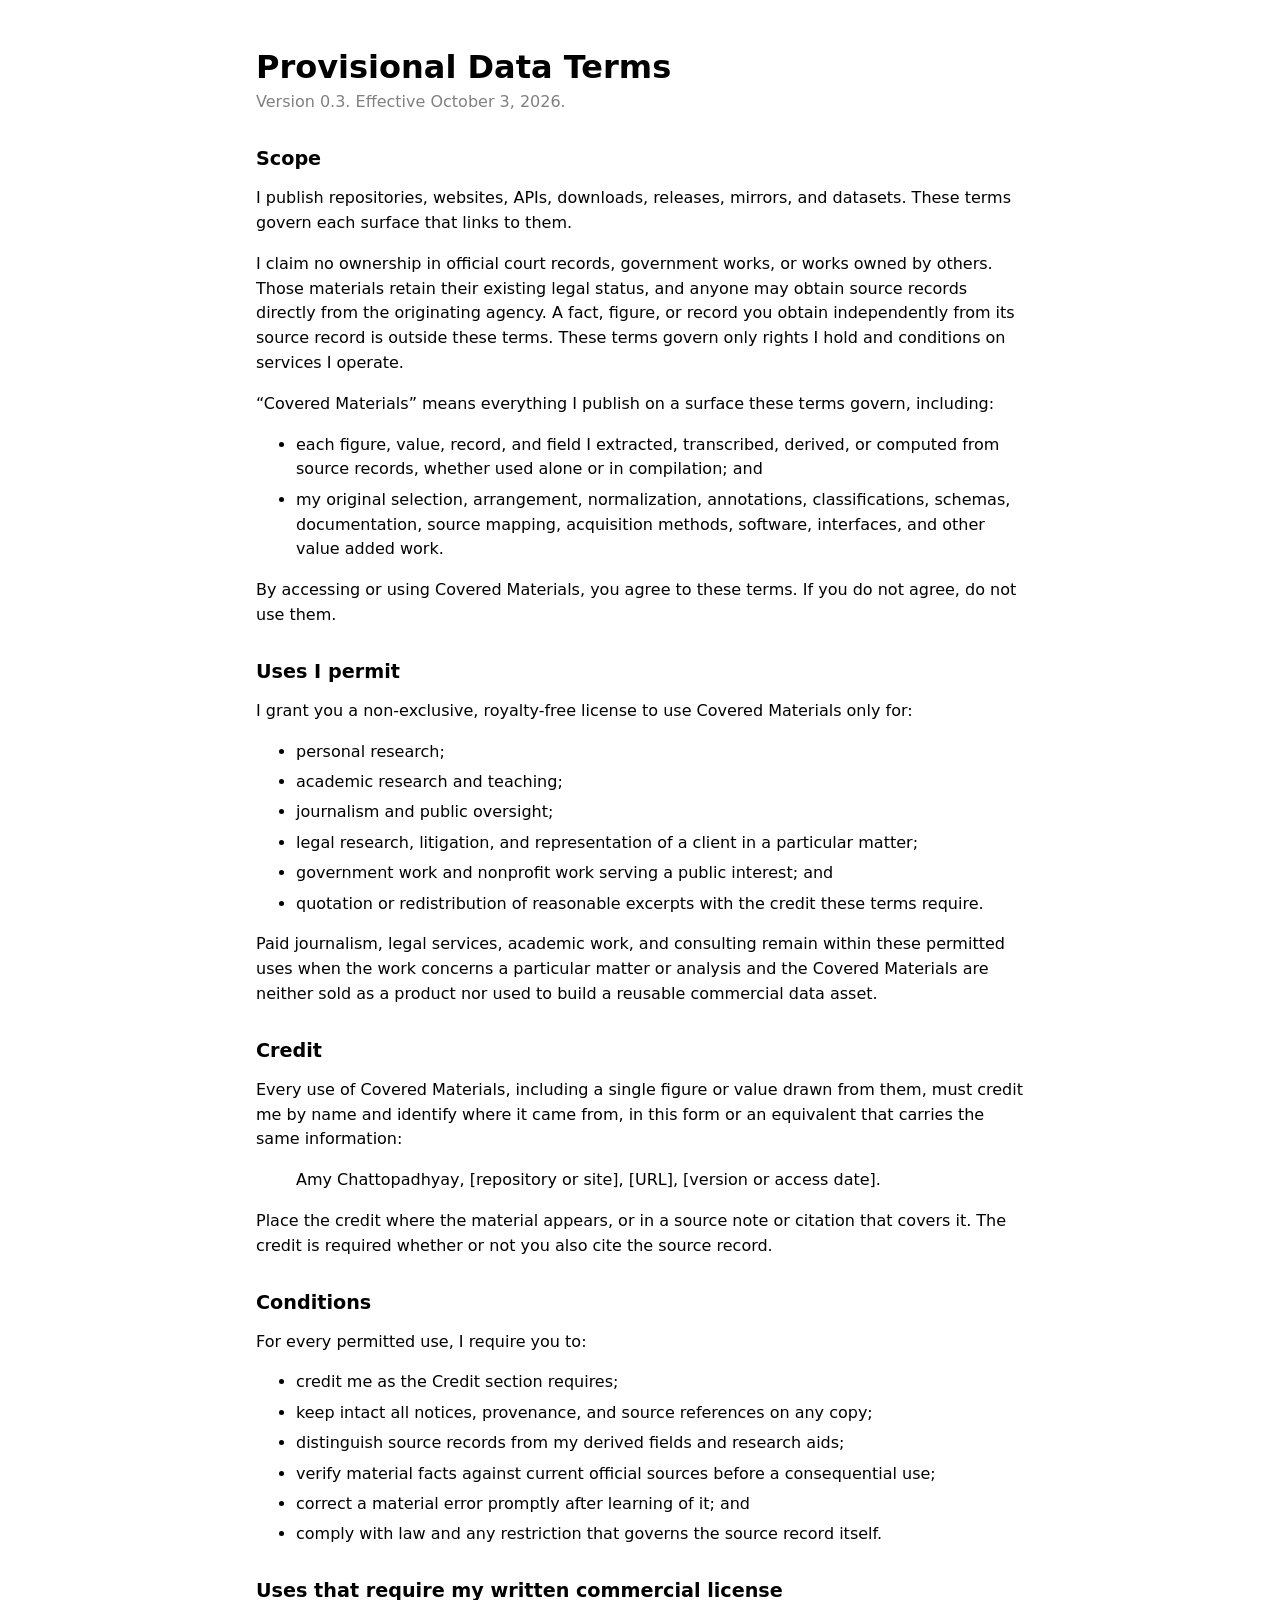
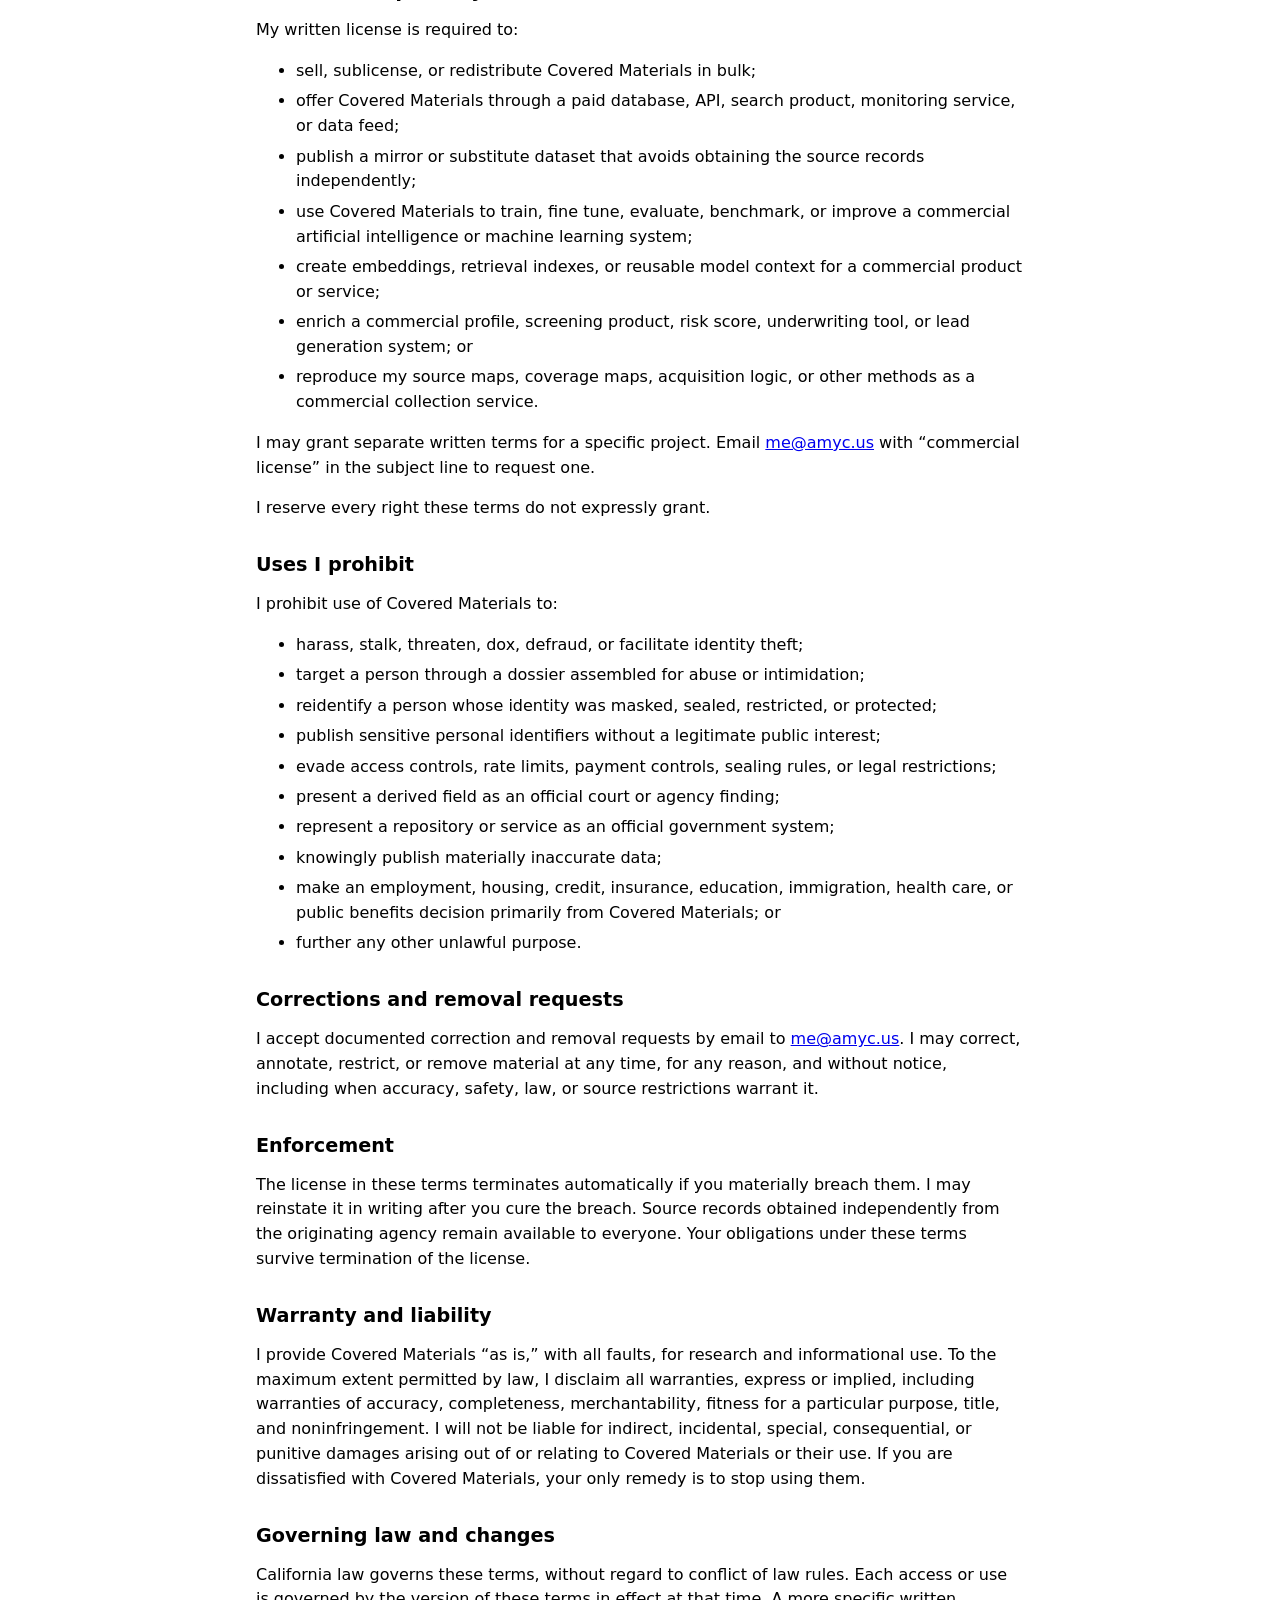
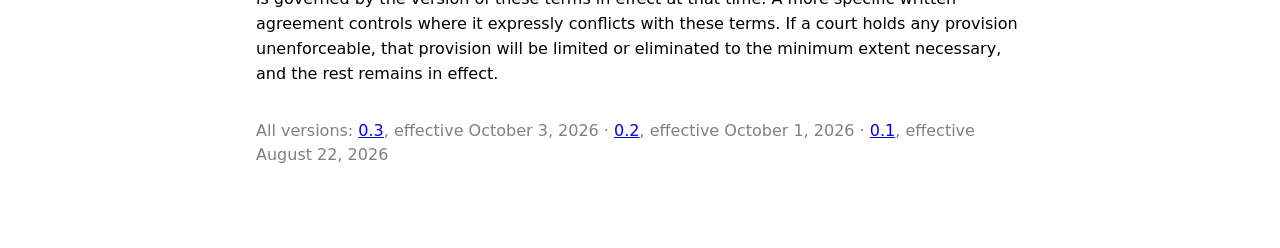
<file: terms/index.html>
<!doctype html>
<html lang="en">
<head>
  <meta charset="utf-8">
  <meta name="viewport" content="width=device-width, initial-scale=1">
  <meta name="theme-color" content="#24211d">
  <title>Data T&amp;Cs</title>
  <style>
    :root { color-scheme: light dark; }
    body { margin: 0; background: Canvas; color: CanvasText; font: 16px/1.55 system-ui, sans-serif; }
    main { width: min(48rem, calc(100% - 2rem)); margin: 3rem auto 5rem; }
    h1, h2 { line-height: 1.2; }
    h1 { font-size: 2rem; margin-bottom: .25rem; }
    h2 { font-size: 1.2rem; margin-top: 2rem; }
    .version { color: GrayText; margin-top: 0; }
    li { margin: .35rem 0; }
    nav.versions { width: min(48rem, calc(100% - 2rem)); margin: -3rem auto 5rem; color: GrayText; }
  </style>
  <!-- Cloudflare Web Analytics --><script type="module" src="https://static.cloudflareinsights.com/beacon.min.js" data-cf-beacon='{"token": "993c5a726496451e93b63b836dd201be"}'></script><!-- End Cloudflare Web Analytics -->
</head>
<body>
<main>
  <h1>Provisional Data Terms</h1>
  <p class="version">Version 0.3. Effective October 3, 2026.</p>

  <h2>Scope</h2>
  <p>I publish repositories, websites, APIs, downloads, releases, mirrors, and datasets. These terms govern each surface that links to them.</p>
  <p>I claim no ownership in official court records, government works, or works owned by others. Those materials retain their existing legal status, and anyone may obtain source records directly from the originating agency. A fact, figure, or record you obtain independently from its source record is outside these terms. These terms govern only rights I hold and conditions on services I operate.</p>
  <p>“Covered Materials” means everything I publish on a surface these terms govern, including:</p>
  <ul>
    <li>each figure, value, record, and field I extracted, transcribed, derived, or computed from source records, whether used alone or in compilation; and</li>
    <li>my original selection, arrangement, normalization, annotations, classifications, schemas, documentation, source mapping, acquisition methods, software, interfaces, and other value added work.</li>
  </ul>
  <p>By accessing or using Covered Materials, you agree to these terms. If you do not agree, do not use them.</p>

  <h2>Uses I permit</h2>
  <p>I grant you a non-exclusive, royalty-free license to use Covered Materials only for:</p>
  <ul>
    <li>personal research;</li>
    <li>academic research and teaching;</li>
    <li>journalism and public oversight;</li>
    <li>legal research, litigation, and representation of a client in a particular matter;</li>
    <li>government work and nonprofit work serving a public interest; and</li>
    <li>quotation or redistribution of reasonable excerpts with the credit these terms require.</li>
  </ul>
  <p>Paid journalism, legal services, academic work, and consulting remain within these permitted uses when the work concerns a particular matter or analysis and the Covered Materials are neither sold as a product nor used to build a reusable commercial data asset.</p>

  <h2>Credit</h2>
  <p>Every use of Covered Materials, including a single figure or value drawn from them, must credit me by name and identify where it came from, in this form or an equivalent that carries the same information:</p>
  <blockquote>
    <p>Amy Chattopadhyay, [repository or site], [URL], [version or access date].</p>
  </blockquote>
  <p>Place the credit where the material appears, or in a source note or citation that covers it. The credit is required whether or not you also cite the source record.</p>

  <h2>Conditions</h2>
  <p>For every permitted use, I require you to:</p>
  <ul>
    <li>credit me as the Credit section requires;</li>
    <li>keep intact all notices, provenance, and source references on any copy;</li>
    <li>distinguish source records from my derived fields and research aids;</li>
    <li>verify material facts against current official sources before a consequential use;</li>
    <li>correct a material error promptly after learning of it; and</li>
    <li>comply with law and any restriction that governs the source record itself.</li>
  </ul>

  <h2>Uses that require my written commercial license</h2>
  <p>My written license is required to:</p>
  <ul>
    <li>sell, sublicense, or redistribute Covered Materials in bulk;</li>
    <li>offer Covered Materials through a paid database, API, search product, monitoring service, or data feed;</li>
    <li>publish a mirror or substitute dataset that avoids obtaining the source records independently;</li>
    <li>use Covered Materials to train, fine tune, evaluate, benchmark, or improve a commercial artificial intelligence or machine learning system;</li>
    <li>create embeddings, retrieval indexes, or reusable model context for a commercial product or service;</li>
    <li>enrich a commercial profile, screening product, risk score, underwriting tool, or lead generation system; or</li>
    <li>reproduce my source maps, coverage maps, acquisition logic, or other methods as a commercial collection service.</li>
  </ul>
  <p>I may grant separate written terms for a specific project. Email <a href="mailto:me@amyc.us">me@amyc.us</a> with “commercial license” in the subject line to request one.</p>
  <p>I reserve every right these terms do not expressly grant.</p>

  <h2>Uses I prohibit</h2>
  <p>I prohibit use of Covered Materials to:</p>
  <ul>
    <li>harass, stalk, threaten, dox, defraud, or facilitate identity theft;</li>
    <li>target a person through a dossier assembled for abuse or intimidation;</li>
    <li>reidentify a person whose identity was masked, sealed, restricted, or protected;</li>
    <li>publish sensitive personal identifiers without a legitimate public interest;</li>
    <li>evade access controls, rate limits, payment controls, sealing rules, or legal restrictions;</li>
    <li>present a derived field as an official court or agency finding;</li>
    <li>represent a repository or service as an official government system;</li>
    <li>knowingly publish materially inaccurate data;</li>
    <li>make an employment, housing, credit, insurance, education, immigration, health care, or public benefits decision primarily from Covered Materials; or</li>
    <li>further any other unlawful purpose.</li>
  </ul>

  <h2>Corrections and removal requests</h2>
  <p>I accept documented correction and removal requests by email to <a href="mailto:me@amyc.us">me@amyc.us</a>. I may correct, annotate, restrict, or remove material at any time, for any reason, and without notice, including when accuracy, safety, law, or source restrictions warrant it.</p>

  <h2>Enforcement</h2>
  <p>The license in these terms terminates automatically if you materially breach them. I may reinstate it in writing after you cure the breach. Source records obtained independently from the originating agency remain available to everyone. Your obligations under these terms survive termination of the license.</p>

  <h2>Warranty and liability</h2>
  <p>I provide Covered Materials “as is,” with all faults, for research and informational use. To the maximum extent permitted by law, I disclaim all warranties, express or implied, including warranties of accuracy, completeness, merchantability, fitness for a particular purpose, title, and noninfringement. I will not be liable for indirect, incidental, special, consequential, or punitive damages arising out of or relating to Covered Materials or their use. If you are dissatisfied with Covered Materials, your only remedy is to stop using them.</p>

  <h2>Governing law and changes</h2>
  <p>California law governs these terms, without regard to conflict of law rules. Each access or use is governed by the version of these terms in effect at that time. A more specific written agreement controls where it expressly conflicts with these terms. If a court holds any provision unenforceable, that provision will be limited or eliminated to the minimum extent necessary, and the rest remains in effect.</p>
</main>
<nav class="versions" aria-label="Versions">All versions: <a href="/terms/0.3/">0.3</a>, effective October 3, 2026 &middot; <a href="/terms/0.2/">0.2</a>, effective October 1, 2026 &middot; <a href="/terms/0.1/">0.1</a>, effective August 22, 2026</nav>
</body>
</html>
</file>
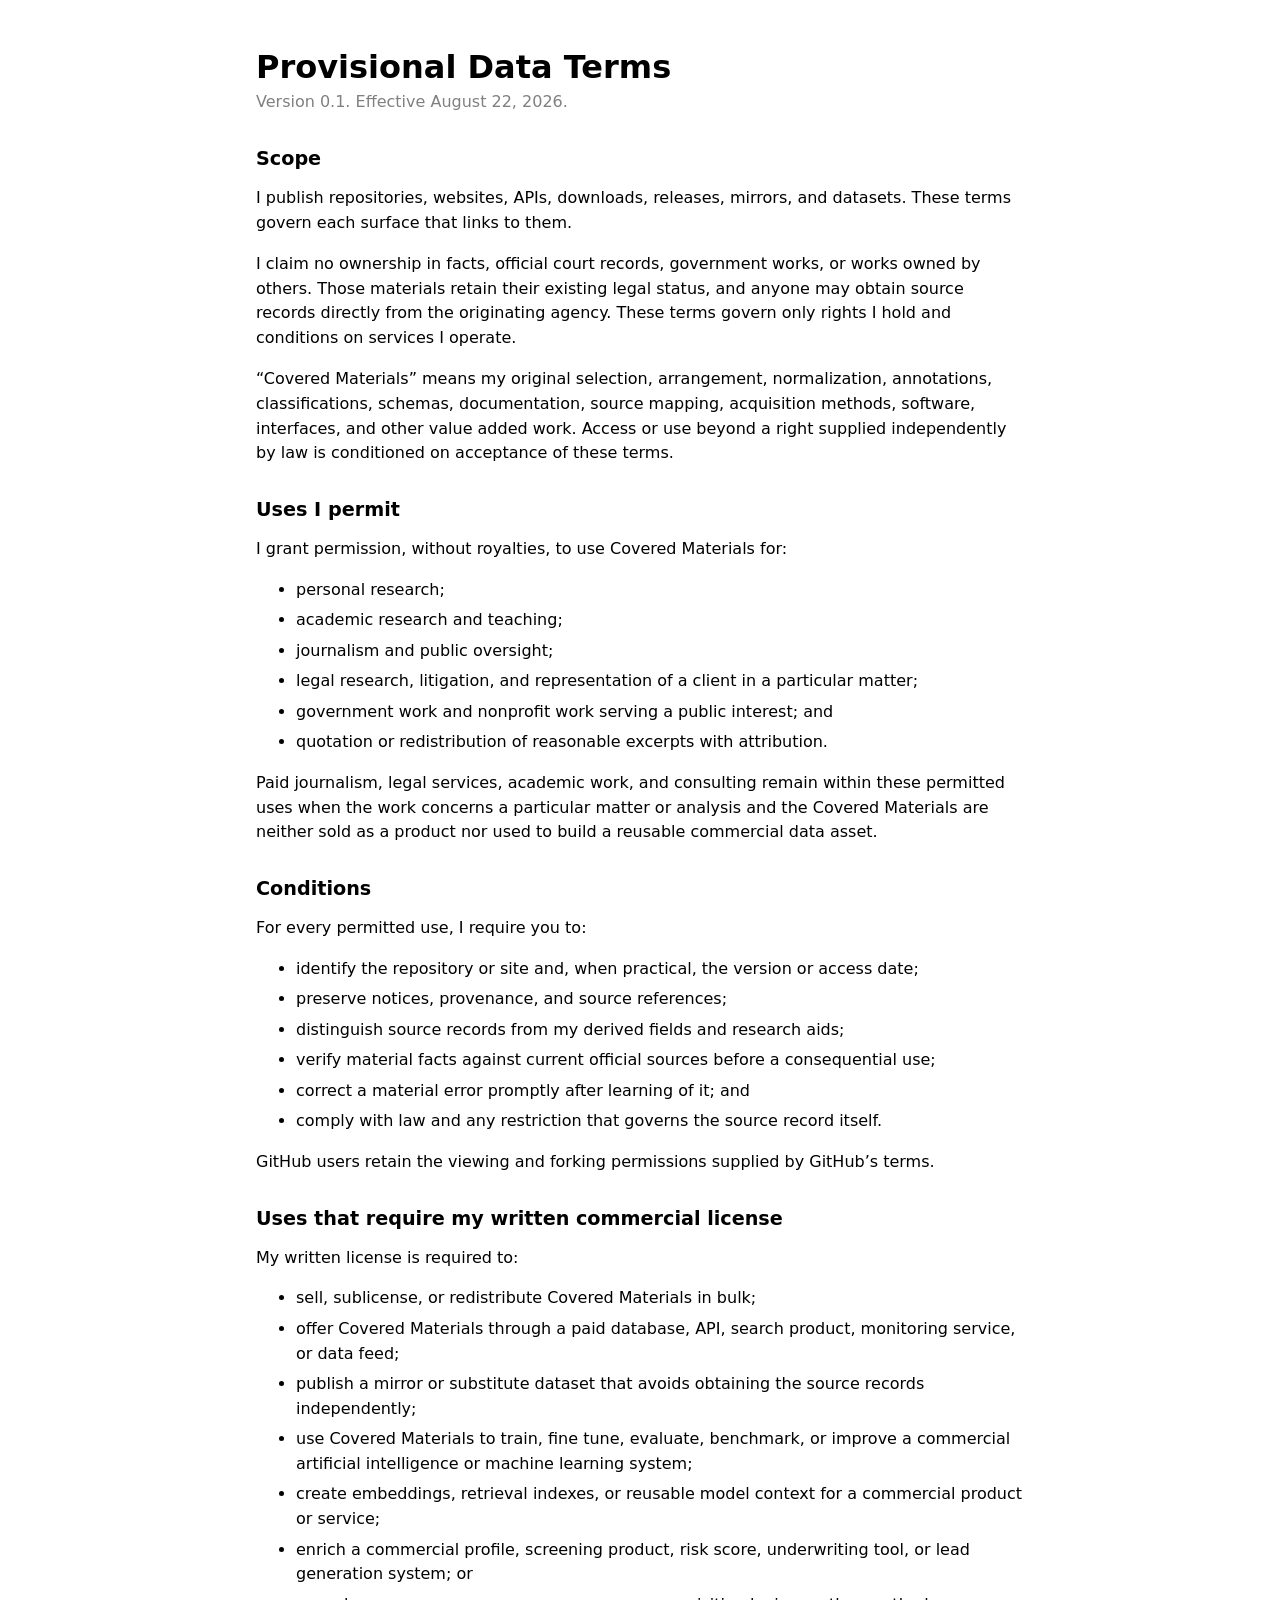
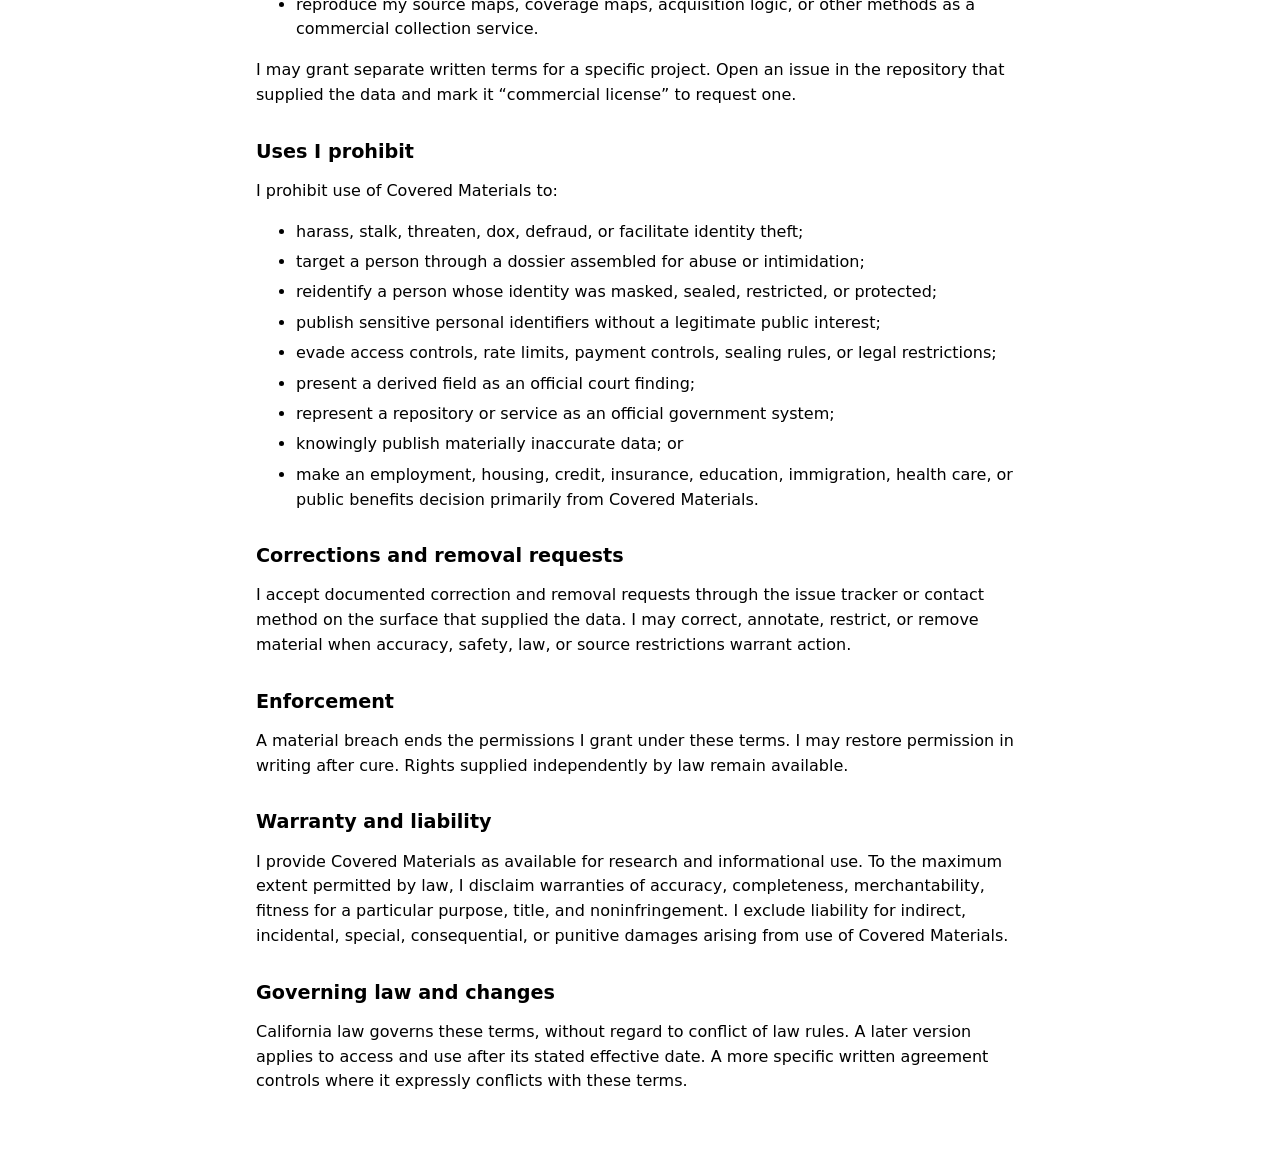
<file: terms/0.1/index.html>
<!doctype html>
<html lang="en">
<head>
  <meta charset="utf-8">
  <meta name="viewport" content="width=device-width, initial-scale=1">
  <meta name="theme-color" content="#24211d">
  <title>Data T&amp;Cs</title>
  <style>
    :root { color-scheme: light dark; }
    body { margin: 0; background: Canvas; color: CanvasText; font: 16px/1.55 system-ui, sans-serif; }
    main { width: min(48rem, calc(100% - 2rem)); margin: 3rem auto 5rem; }
    h1, h2 { line-height: 1.2; }
    h1 { font-size: 2rem; margin-bottom: .25rem; }
    h2 { font-size: 1.2rem; margin-top: 2rem; }
    .version { color: GrayText; margin-top: 0; }
    li { margin: .35rem 0; }
  </style>
  <!-- Cloudflare Web Analytics --><script type="module" src="https://static.cloudflareinsights.com/beacon.min.js" data-cf-beacon='{"token": "993c5a726496451e93b63b836dd201be"}'></script><!-- End Cloudflare Web Analytics -->
</head>
<body>
<main>
  <h1>Provisional Data Terms</h1>
  <p class="version">Version 0.1. Effective August 22, 2026.</p>

  <h2>Scope</h2>
  <p>I publish repositories, websites, APIs, downloads, releases, mirrors, and datasets. These terms govern each surface that links to them.</p>
  <p>I claim no ownership in facts, official court records, government works, or works owned by others. Those materials retain their existing legal status, and anyone may obtain source records directly from the originating agency. These terms govern only rights I hold and conditions on services I operate.</p>
  <p>“Covered Materials” means my original selection, arrangement, normalization, annotations, classifications, schemas, documentation, source mapping, acquisition methods, software, interfaces, and other value added work. Access or use beyond a right supplied independently by law is conditioned on acceptance of these terms.</p>

  <h2>Uses I permit</h2>
  <p>I grant permission, without royalties, to use Covered Materials for:</p>
  <ul>
    <li>personal research;</li>
    <li>academic research and teaching;</li>
    <li>journalism and public oversight;</li>
    <li>legal research, litigation, and representation of a client in a particular matter;</li>
    <li>government work and nonprofit work serving a public interest; and</li>
    <li>quotation or redistribution of reasonable excerpts with attribution.</li>
  </ul>
  <p>Paid journalism, legal services, academic work, and consulting remain within these permitted uses when the work concerns a particular matter or analysis and the Covered Materials are neither sold as a product nor used to build a reusable commercial data asset.</p>

  <h2>Conditions</h2>
  <p>For every permitted use, I require you to:</p>
  <ul>
    <li>identify the repository or site and, when practical, the version or access date;</li>
    <li>preserve notices, provenance, and source references;</li>
    <li>distinguish source records from my derived fields and research aids;</li>
    <li>verify material facts against current official sources before a consequential use;</li>
    <li>correct a material error promptly after learning of it; and</li>
    <li>comply with law and any restriction that governs the source record itself.</li>
  </ul>
  <p>GitHub users retain the viewing and forking permissions supplied by GitHub’s terms.</p>

  <h2>Uses that require my written commercial license</h2>
  <p>My written license is required to:</p>
  <ul>
    <li>sell, sublicense, or redistribute Covered Materials in bulk;</li>
    <li>offer Covered Materials through a paid database, API, search product, monitoring service, or data feed;</li>
    <li>publish a mirror or substitute dataset that avoids obtaining the source records independently;</li>
    <li>use Covered Materials to train, fine tune, evaluate, benchmark, or improve a commercial artificial intelligence or machine learning system;</li>
    <li>create embeddings, retrieval indexes, or reusable model context for a commercial product or service;</li>
    <li>enrich a commercial profile, screening product, risk score, underwriting tool, or lead generation system; or</li>
    <li>reproduce my source maps, coverage maps, acquisition logic, or other methods as a commercial collection service.</li>
  </ul>
  <p>I may grant separate written terms for a specific project. Open an issue in the repository that supplied the data and mark it “commercial license” to request one.</p>

  <h2>Uses I prohibit</h2>
  <p>I prohibit use of Covered Materials to:</p>
  <ul>
    <li>harass, stalk, threaten, dox, defraud, or facilitate identity theft;</li>
    <li>target a person through a dossier assembled for abuse or intimidation;</li>
    <li>reidentify a person whose identity was masked, sealed, restricted, or protected;</li>
    <li>publish sensitive personal identifiers without a legitimate public interest;</li>
    <li>evade access controls, rate limits, payment controls, sealing rules, or legal restrictions;</li>
    <li>present a derived field as an official court finding;</li>
    <li>represent a repository or service as an official government system;</li>
    <li>knowingly publish materially inaccurate data; or</li>
    <li>make an employment, housing, credit, insurance, education, immigration, health care, or public benefits decision primarily from Covered Materials.</li>
  </ul>

  <h2>Corrections and removal requests</h2>
  <p>I accept documented correction and removal requests through the issue tracker or contact method on the surface that supplied the data. I may correct, annotate, restrict, or remove material when accuracy, safety, law, or source restrictions warrant action.</p>

  <h2>Enforcement</h2>
  <p>A material breach ends the permissions I grant under these terms. I may restore permission in writing after cure. Rights supplied independently by law remain available.</p>

  <h2>Warranty and liability</h2>
  <p>I provide Covered Materials as available for research and informational use. To the maximum extent permitted by law, I disclaim warranties of accuracy, completeness, merchantability, fitness for a particular purpose, title, and noninfringement. I exclude liability for indirect, incidental, special, consequential, or punitive damages arising from use of Covered Materials.</p>

  <h2>Governing law and changes</h2>
  <p>California law governs these terms, without regard to conflict of law rules. A later version applies to access and use after its stated effective date. A more specific written agreement controls where it expressly conflicts with these terms.</p>
</main>
</body>
</html>
</file>
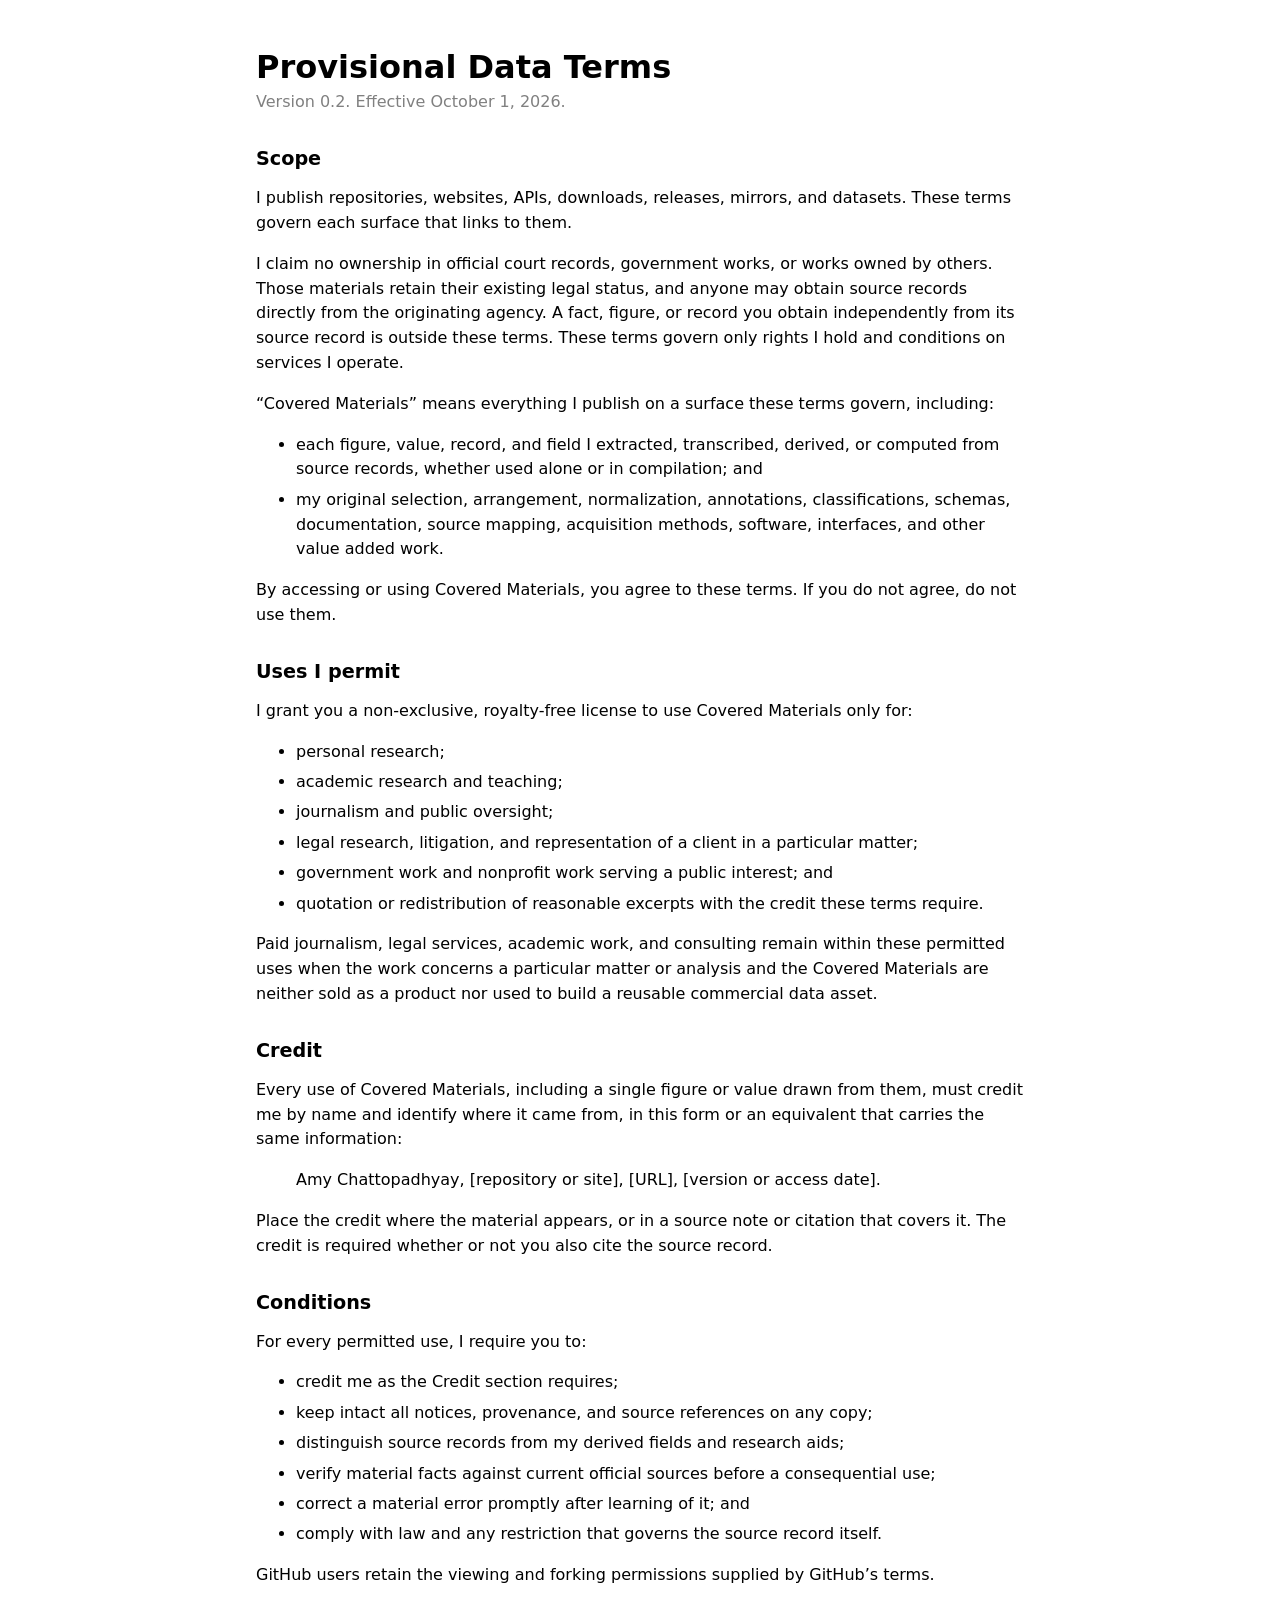
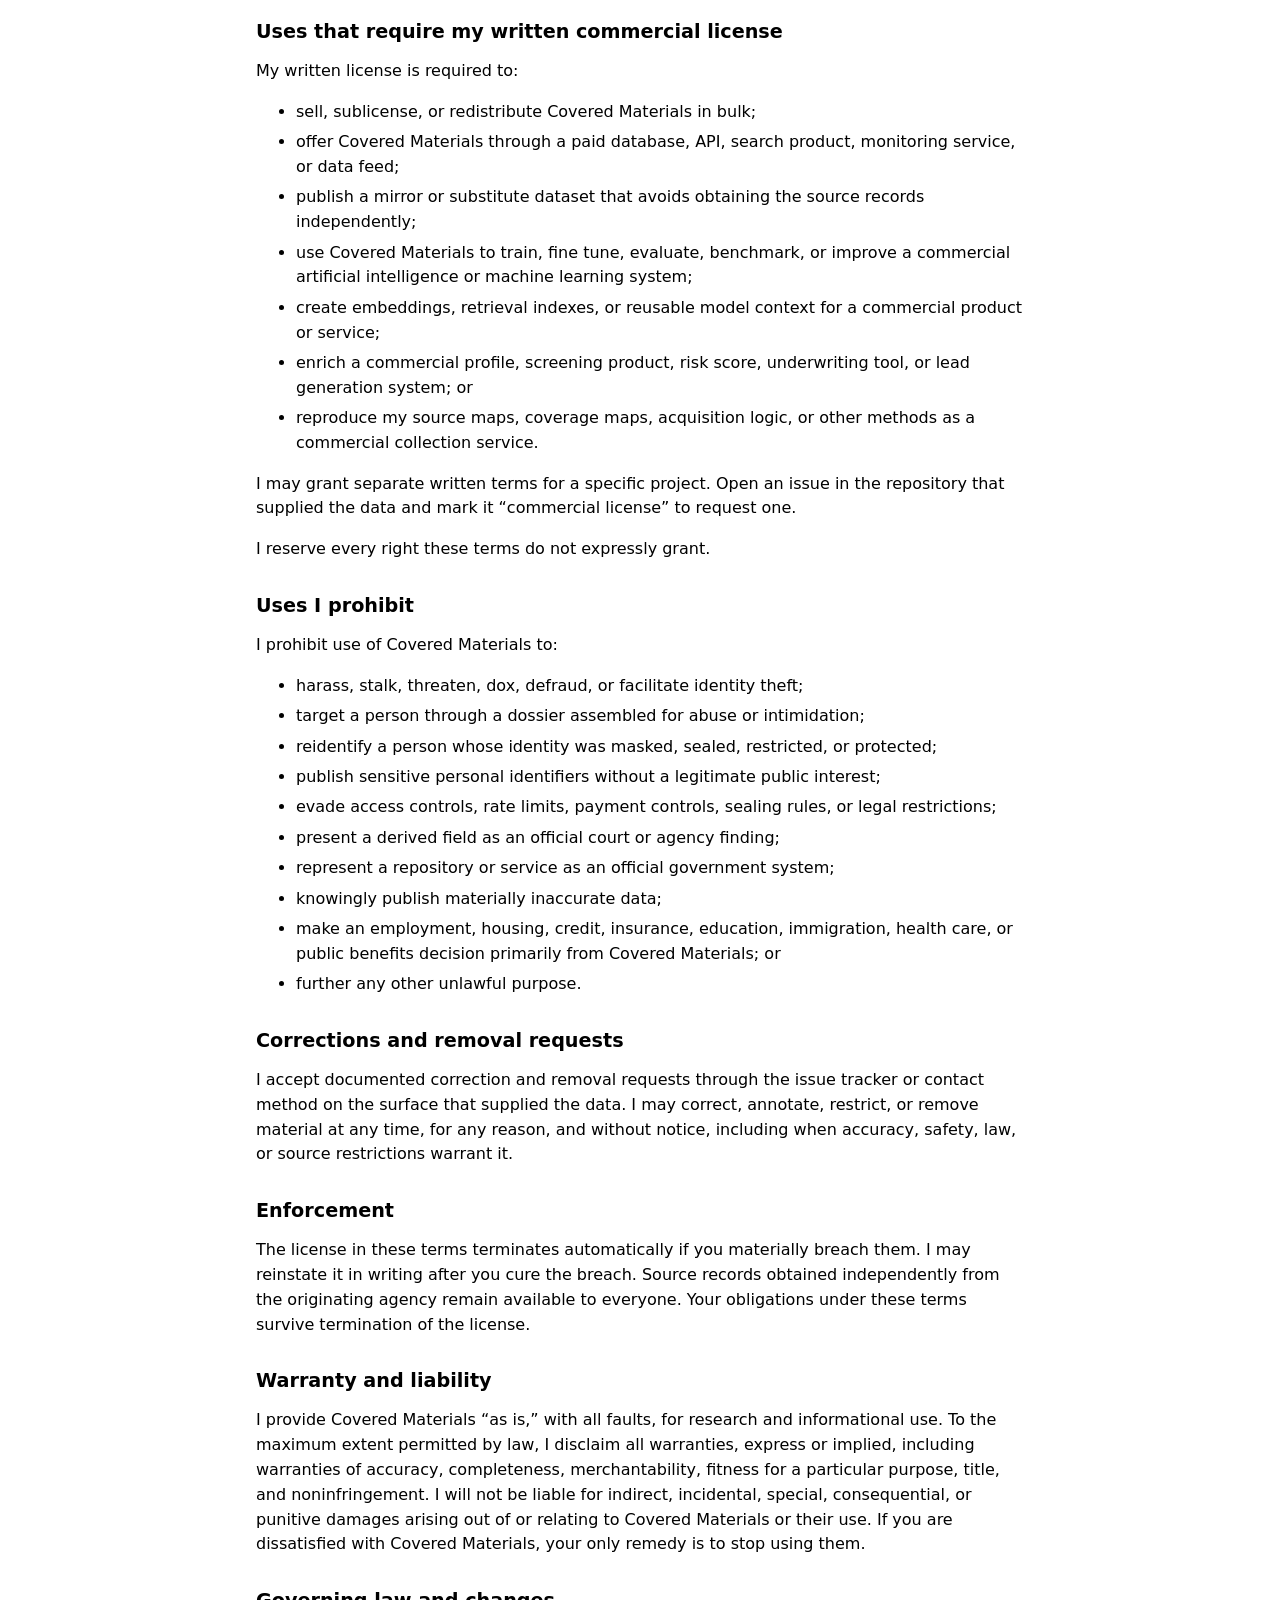
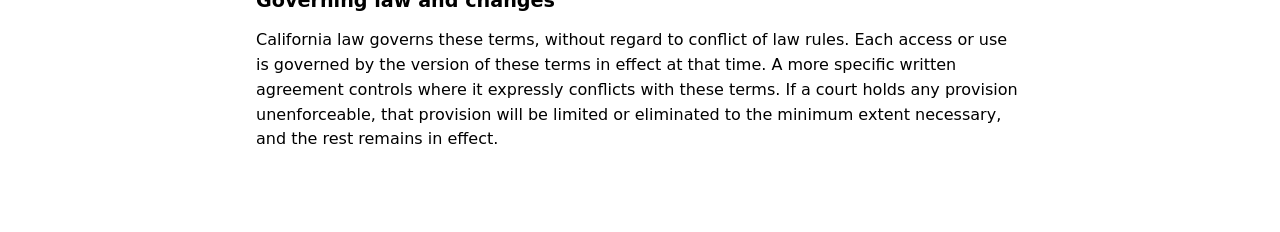
<file: terms/0.2/index.html>
<!doctype html>
<html lang="en">
<head>
  <meta charset="utf-8">
  <meta name="viewport" content="width=device-width, initial-scale=1">
  <meta name="theme-color" content="#24211d">
  <title>Data T&amp;Cs</title>
  <style>
    :root { color-scheme: light dark; }
    body { margin: 0; background: Canvas; color: CanvasText; font: 16px/1.55 system-ui, sans-serif; }
    main { width: min(48rem, calc(100% - 2rem)); margin: 3rem auto 5rem; }
    h1, h2 { line-height: 1.2; }
    h1 { font-size: 2rem; margin-bottom: .25rem; }
    h2 { font-size: 1.2rem; margin-top: 2rem; }
    .version { color: GrayText; margin-top: 0; }
    li { margin: .35rem 0; }
  </style>
  <!-- Cloudflare Web Analytics --><script type="module" src="https://static.cloudflareinsights.com/beacon.min.js" data-cf-beacon='{"token": "993c5a726496451e93b63b836dd201be"}'></script><!-- End Cloudflare Web Analytics -->
</head>
<body>
<main>
  <h1>Provisional Data Terms</h1>
  <p class="version">Version 0.2. Effective October 1, 2026.</p>

  <h2>Scope</h2>
  <p>I publish repositories, websites, APIs, downloads, releases, mirrors, and datasets. These terms govern each surface that links to them.</p>
  <p>I claim no ownership in official court records, government works, or works owned by others. Those materials retain their existing legal status, and anyone may obtain source records directly from the originating agency. A fact, figure, or record you obtain independently from its source record is outside these terms. These terms govern only rights I hold and conditions on services I operate.</p>
  <p>“Covered Materials” means everything I publish on a surface these terms govern, including:</p>
  <ul>
    <li>each figure, value, record, and field I extracted, transcribed, derived, or computed from source records, whether used alone or in compilation; and</li>
    <li>my original selection, arrangement, normalization, annotations, classifications, schemas, documentation, source mapping, acquisition methods, software, interfaces, and other value added work.</li>
  </ul>
  <p>By accessing or using Covered Materials, you agree to these terms. If you do not agree, do not use them.</p>

  <h2>Uses I permit</h2>
  <p>I grant you a non-exclusive, royalty-free license to use Covered Materials only for:</p>
  <ul>
    <li>personal research;</li>
    <li>academic research and teaching;</li>
    <li>journalism and public oversight;</li>
    <li>legal research, litigation, and representation of a client in a particular matter;</li>
    <li>government work and nonprofit work serving a public interest; and</li>
    <li>quotation or redistribution of reasonable excerpts with the credit these terms require.</li>
  </ul>
  <p>Paid journalism, legal services, academic work, and consulting remain within these permitted uses when the work concerns a particular matter or analysis and the Covered Materials are neither sold as a product nor used to build a reusable commercial data asset.</p>

  <h2>Credit</h2>
  <p>Every use of Covered Materials, including a single figure or value drawn from them, must credit me by name and identify where it came from, in this form or an equivalent that carries the same information:</p>
  <blockquote>
    <p>Amy Chattopadhyay, [repository or site], [URL], [version or access date].</p>
  </blockquote>
  <p>Place the credit where the material appears, or in a source note or citation that covers it. The credit is required whether or not you also cite the source record.</p>

  <h2>Conditions</h2>
  <p>For every permitted use, I require you to:</p>
  <ul>
    <li>credit me as the Credit section requires;</li>
    <li>keep intact all notices, provenance, and source references on any copy;</li>
    <li>distinguish source records from my derived fields and research aids;</li>
    <li>verify material facts against current official sources before a consequential use;</li>
    <li>correct a material error promptly after learning of it; and</li>
    <li>comply with law and any restriction that governs the source record itself.</li>
  </ul>
  <p>GitHub users retain the viewing and forking permissions supplied by GitHub’s terms.</p>

  <h2>Uses that require my written commercial license</h2>
  <p>My written license is required to:</p>
  <ul>
    <li>sell, sublicense, or redistribute Covered Materials in bulk;</li>
    <li>offer Covered Materials through a paid database, API, search product, monitoring service, or data feed;</li>
    <li>publish a mirror or substitute dataset that avoids obtaining the source records independently;</li>
    <li>use Covered Materials to train, fine tune, evaluate, benchmark, or improve a commercial artificial intelligence or machine learning system;</li>
    <li>create embeddings, retrieval indexes, or reusable model context for a commercial product or service;</li>
    <li>enrich a commercial profile, screening product, risk score, underwriting tool, or lead generation system; or</li>
    <li>reproduce my source maps, coverage maps, acquisition logic, or other methods as a commercial collection service.</li>
  </ul>
  <p>I may grant separate written terms for a specific project. Open an issue in the repository that supplied the data and mark it “commercial license” to request one.</p>
  <p>I reserve every right these terms do not expressly grant.</p>

  <h2>Uses I prohibit</h2>
  <p>I prohibit use of Covered Materials to:</p>
  <ul>
    <li>harass, stalk, threaten, dox, defraud, or facilitate identity theft;</li>
    <li>target a person through a dossier assembled for abuse or intimidation;</li>
    <li>reidentify a person whose identity was masked, sealed, restricted, or protected;</li>
    <li>publish sensitive personal identifiers without a legitimate public interest;</li>
    <li>evade access controls, rate limits, payment controls, sealing rules, or legal restrictions;</li>
    <li>present a derived field as an official court or agency finding;</li>
    <li>represent a repository or service as an official government system;</li>
    <li>knowingly publish materially inaccurate data;</li>
    <li>make an employment, housing, credit, insurance, education, immigration, health care, or public benefits decision primarily from Covered Materials; or</li>
    <li>further any other unlawful purpose.</li>
  </ul>

  <h2>Corrections and removal requests</h2>
  <p>I accept documented correction and removal requests through the issue tracker or contact method on the surface that supplied the data. I may correct, annotate, restrict, or remove material at any time, for any reason, and without notice, including when accuracy, safety, law, or source restrictions warrant it.</p>

  <h2>Enforcement</h2>
  <p>The license in these terms terminates automatically if you materially breach them. I may reinstate it in writing after you cure the breach. Source records obtained independently from the originating agency remain available to everyone. Your obligations under these terms survive termination of the license.</p>

  <h2>Warranty and liability</h2>
  <p>I provide Covered Materials “as is,” with all faults, for research and informational use. To the maximum extent permitted by law, I disclaim all warranties, express or implied, including warranties of accuracy, completeness, merchantability, fitness for a particular purpose, title, and noninfringement. I will not be liable for indirect, incidental, special, consequential, or punitive damages arising out of or relating to Covered Materials or their use. If you are dissatisfied with Covered Materials, your only remedy is to stop using them.</p>

  <h2>Governing law and changes</h2>
  <p>California law governs these terms, without regard to conflict of law rules. Each access or use is governed by the version of these terms in effect at that time. A more specific written agreement controls where it expressly conflicts with these terms. If a court holds any provision unenforceable, that provision will be limited or eliminated to the minimum extent necessary, and the rest remains in effect.</p>
</main>
</body>
</html>
</file>
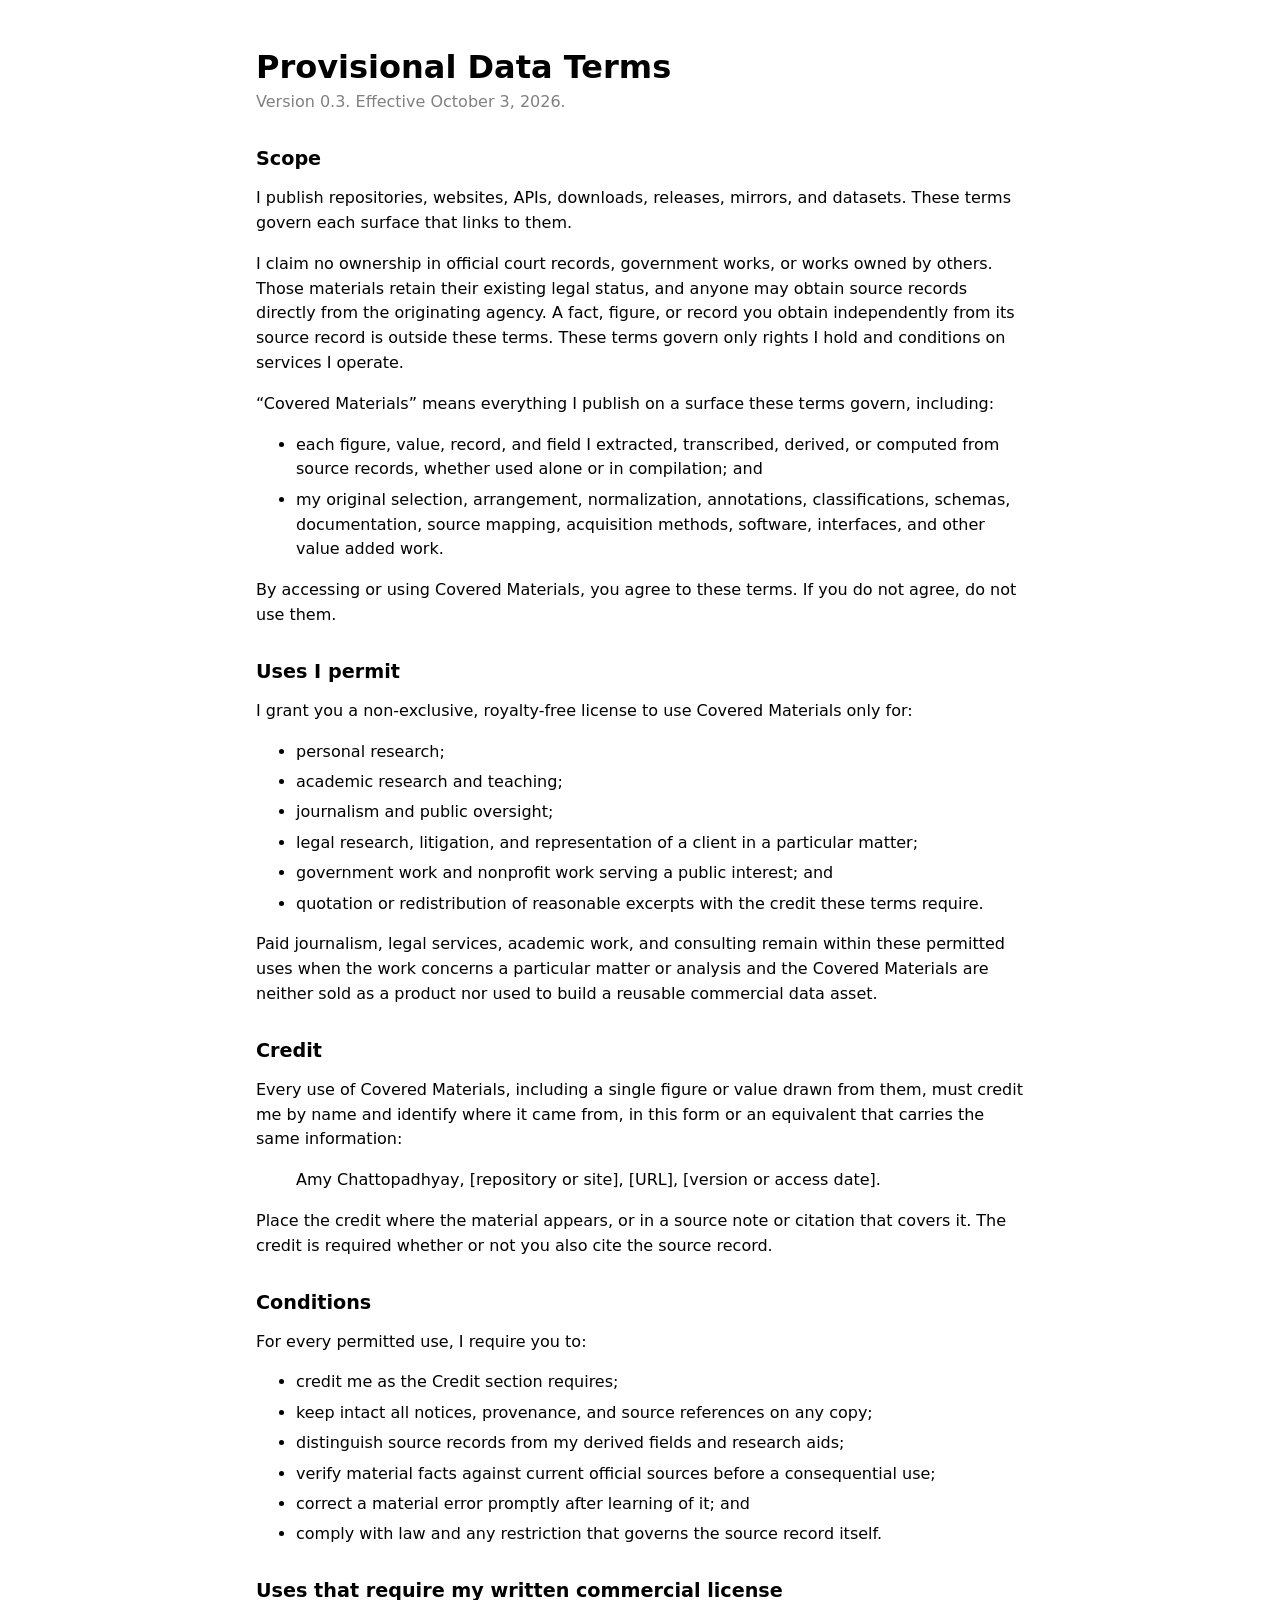
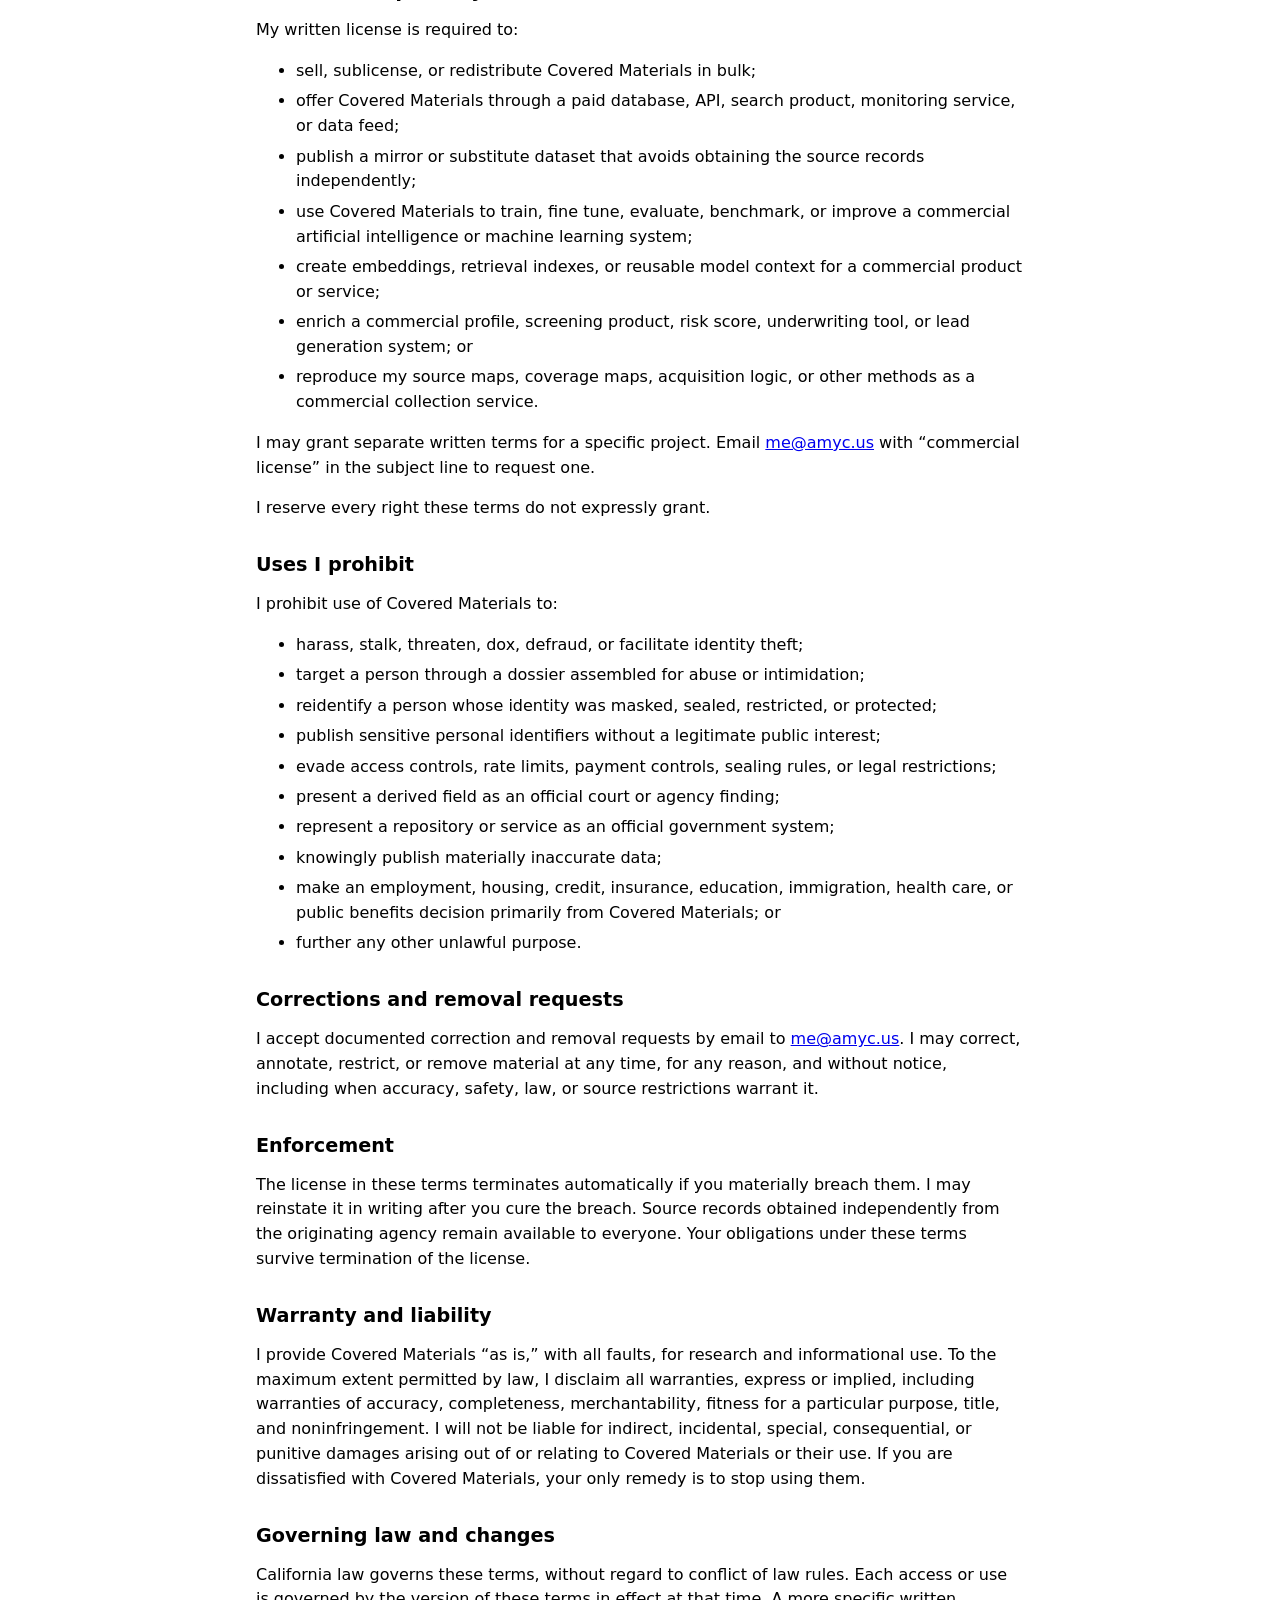
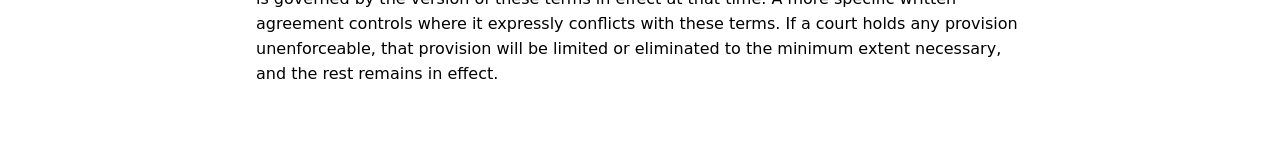
<file: terms/0.3/index.html>
<!doctype html>
<html lang="en">
<head>
  <meta charset="utf-8">
  <meta name="viewport" content="width=device-width, initial-scale=1">
  <meta name="theme-color" content="#24211d">
  <title>Data T&amp;Cs</title>
  <style>
    :root { color-scheme: light dark; }
    body { margin: 0; background: Canvas; color: CanvasText; font: 16px/1.55 system-ui, sans-serif; }
    main { width: min(48rem, calc(100% - 2rem)); margin: 3rem auto 5rem; }
    h1, h2 { line-height: 1.2; }
    h1 { font-size: 2rem; margin-bottom: .25rem; }
    h2 { font-size: 1.2rem; margin-top: 2rem; }
    .version { color: GrayText; margin-top: 0; }
    li { margin: .35rem 0; }
  </style>
  <!-- Cloudflare Web Analytics --><script type="module" src="https://static.cloudflareinsights.com/beacon.min.js" data-cf-beacon='{"token": "993c5a726496451e93b63b836dd201be"}'></script><!-- End Cloudflare Web Analytics -->
</head>
<body>
<main>
  <h1>Provisional Data Terms</h1>
  <p class="version">Version 0.3. Effective October 3, 2026.</p>

  <h2>Scope</h2>
  <p>I publish repositories, websites, APIs, downloads, releases, mirrors, and datasets. These terms govern each surface that links to them.</p>
  <p>I claim no ownership in official court records, government works, or works owned by others. Those materials retain their existing legal status, and anyone may obtain source records directly from the originating agency. A fact, figure, or record you obtain independently from its source record is outside these terms. These terms govern only rights I hold and conditions on services I operate.</p>
  <p>“Covered Materials” means everything I publish on a surface these terms govern, including:</p>
  <ul>
    <li>each figure, value, record, and field I extracted, transcribed, derived, or computed from source records, whether used alone or in compilation; and</li>
    <li>my original selection, arrangement, normalization, annotations, classifications, schemas, documentation, source mapping, acquisition methods, software, interfaces, and other value added work.</li>
  </ul>
  <p>By accessing or using Covered Materials, you agree to these terms. If you do not agree, do not use them.</p>

  <h2>Uses I permit</h2>
  <p>I grant you a non-exclusive, royalty-free license to use Covered Materials only for:</p>
  <ul>
    <li>personal research;</li>
    <li>academic research and teaching;</li>
    <li>journalism and public oversight;</li>
    <li>legal research, litigation, and representation of a client in a particular matter;</li>
    <li>government work and nonprofit work serving a public interest; and</li>
    <li>quotation or redistribution of reasonable excerpts with the credit these terms require.</li>
  </ul>
  <p>Paid journalism, legal services, academic work, and consulting remain within these permitted uses when the work concerns a particular matter or analysis and the Covered Materials are neither sold as a product nor used to build a reusable commercial data asset.</p>

  <h2>Credit</h2>
  <p>Every use of Covered Materials, including a single figure or value drawn from them, must credit me by name and identify where it came from, in this form or an equivalent that carries the same information:</p>
  <blockquote>
    <p>Amy Chattopadhyay, [repository or site], [URL], [version or access date].</p>
  </blockquote>
  <p>Place the credit where the material appears, or in a source note or citation that covers it. The credit is required whether or not you also cite the source record.</p>

  <h2>Conditions</h2>
  <p>For every permitted use, I require you to:</p>
  <ul>
    <li>credit me as the Credit section requires;</li>
    <li>keep intact all notices, provenance, and source references on any copy;</li>
    <li>distinguish source records from my derived fields and research aids;</li>
    <li>verify material facts against current official sources before a consequential use;</li>
    <li>correct a material error promptly after learning of it; and</li>
    <li>comply with law and any restriction that governs the source record itself.</li>
  </ul>

  <h2>Uses that require my written commercial license</h2>
  <p>My written license is required to:</p>
  <ul>
    <li>sell, sublicense, or redistribute Covered Materials in bulk;</li>
    <li>offer Covered Materials through a paid database, API, search product, monitoring service, or data feed;</li>
    <li>publish a mirror or substitute dataset that avoids obtaining the source records independently;</li>
    <li>use Covered Materials to train, fine tune, evaluate, benchmark, or improve a commercial artificial intelligence or machine learning system;</li>
    <li>create embeddings, retrieval indexes, or reusable model context for a commercial product or service;</li>
    <li>enrich a commercial profile, screening product, risk score, underwriting tool, or lead generation system; or</li>
    <li>reproduce my source maps, coverage maps, acquisition logic, or other methods as a commercial collection service.</li>
  </ul>
  <p>I may grant separate written terms for a specific project. Email <a href="mailto:me@amyc.us">me@amyc.us</a> with “commercial license” in the subject line to request one.</p>
  <p>I reserve every right these terms do not expressly grant.</p>

  <h2>Uses I prohibit</h2>
  <p>I prohibit use of Covered Materials to:</p>
  <ul>
    <li>harass, stalk, threaten, dox, defraud, or facilitate identity theft;</li>
    <li>target a person through a dossier assembled for abuse or intimidation;</li>
    <li>reidentify a person whose identity was masked, sealed, restricted, or protected;</li>
    <li>publish sensitive personal identifiers without a legitimate public interest;</li>
    <li>evade access controls, rate limits, payment controls, sealing rules, or legal restrictions;</li>
    <li>present a derived field as an official court or agency finding;</li>
    <li>represent a repository or service as an official government system;</li>
    <li>knowingly publish materially inaccurate data;</li>
    <li>make an employment, housing, credit, insurance, education, immigration, health care, or public benefits decision primarily from Covered Materials; or</li>
    <li>further any other unlawful purpose.</li>
  </ul>

  <h2>Corrections and removal requests</h2>
  <p>I accept documented correction and removal requests by email to <a href="mailto:me@amyc.us">me@amyc.us</a>. I may correct, annotate, restrict, or remove material at any time, for any reason, and without notice, including when accuracy, safety, law, or source restrictions warrant it.</p>

  <h2>Enforcement</h2>
  <p>The license in these terms terminates automatically if you materially breach them. I may reinstate it in writing after you cure the breach. Source records obtained independently from the originating agency remain available to everyone. Your obligations under these terms survive termination of the license.</p>

  <h2>Warranty and liability</h2>
  <p>I provide Covered Materials “as is,” with all faults, for research and informational use. To the maximum extent permitted by law, I disclaim all warranties, express or implied, including warranties of accuracy, completeness, merchantability, fitness for a particular purpose, title, and noninfringement. I will not be liable for indirect, incidental, special, consequential, or punitive damages arising out of or relating to Covered Materials or their use. If you are dissatisfied with Covered Materials, your only remedy is to stop using them.</p>

  <h2>Governing law and changes</h2>
  <p>California law governs these terms, without regard to conflict of law rules. Each access or use is governed by the version of these terms in effect at that time. A more specific written agreement controls where it expressly conflicts with these terms. If a court holds any provision unenforceable, that provision will be limited or eliminated to the minimum extent necessary, and the rest remains in effect.</p>
</main>
</body>
</html>
</file>
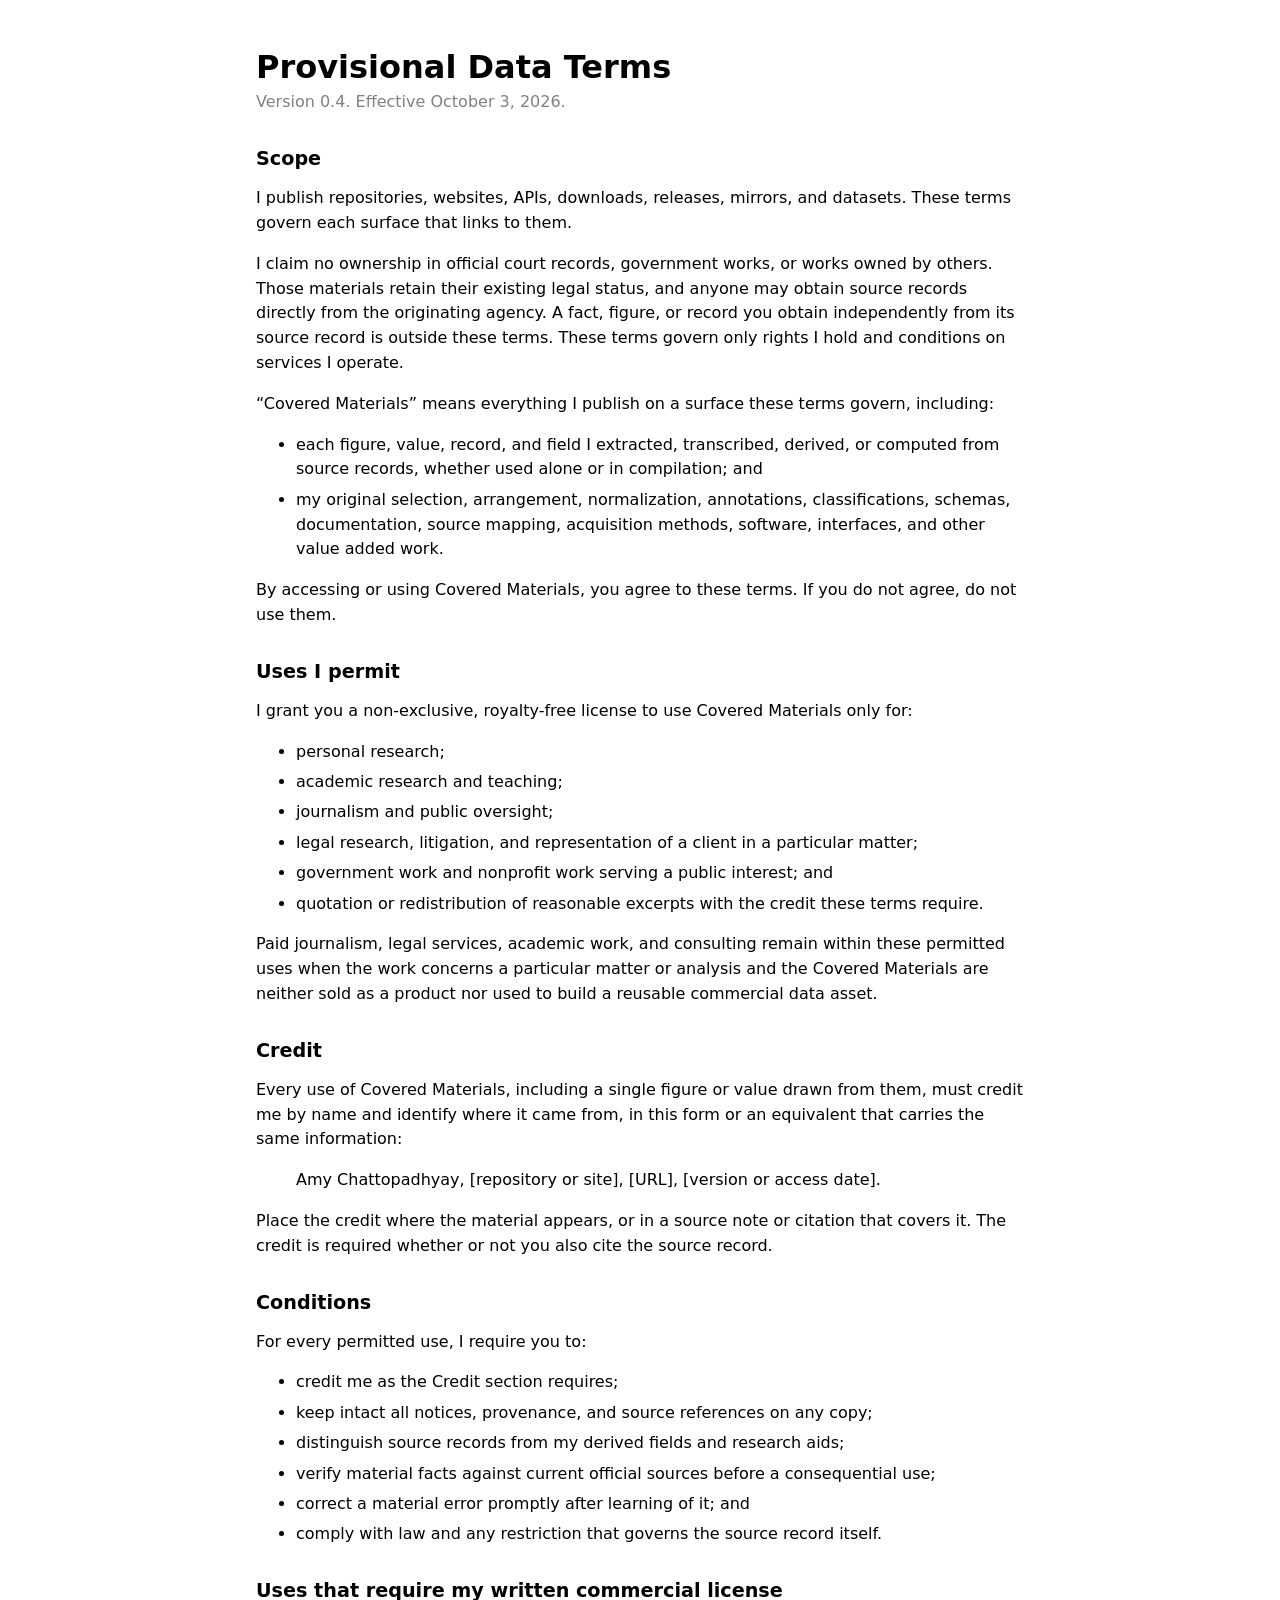
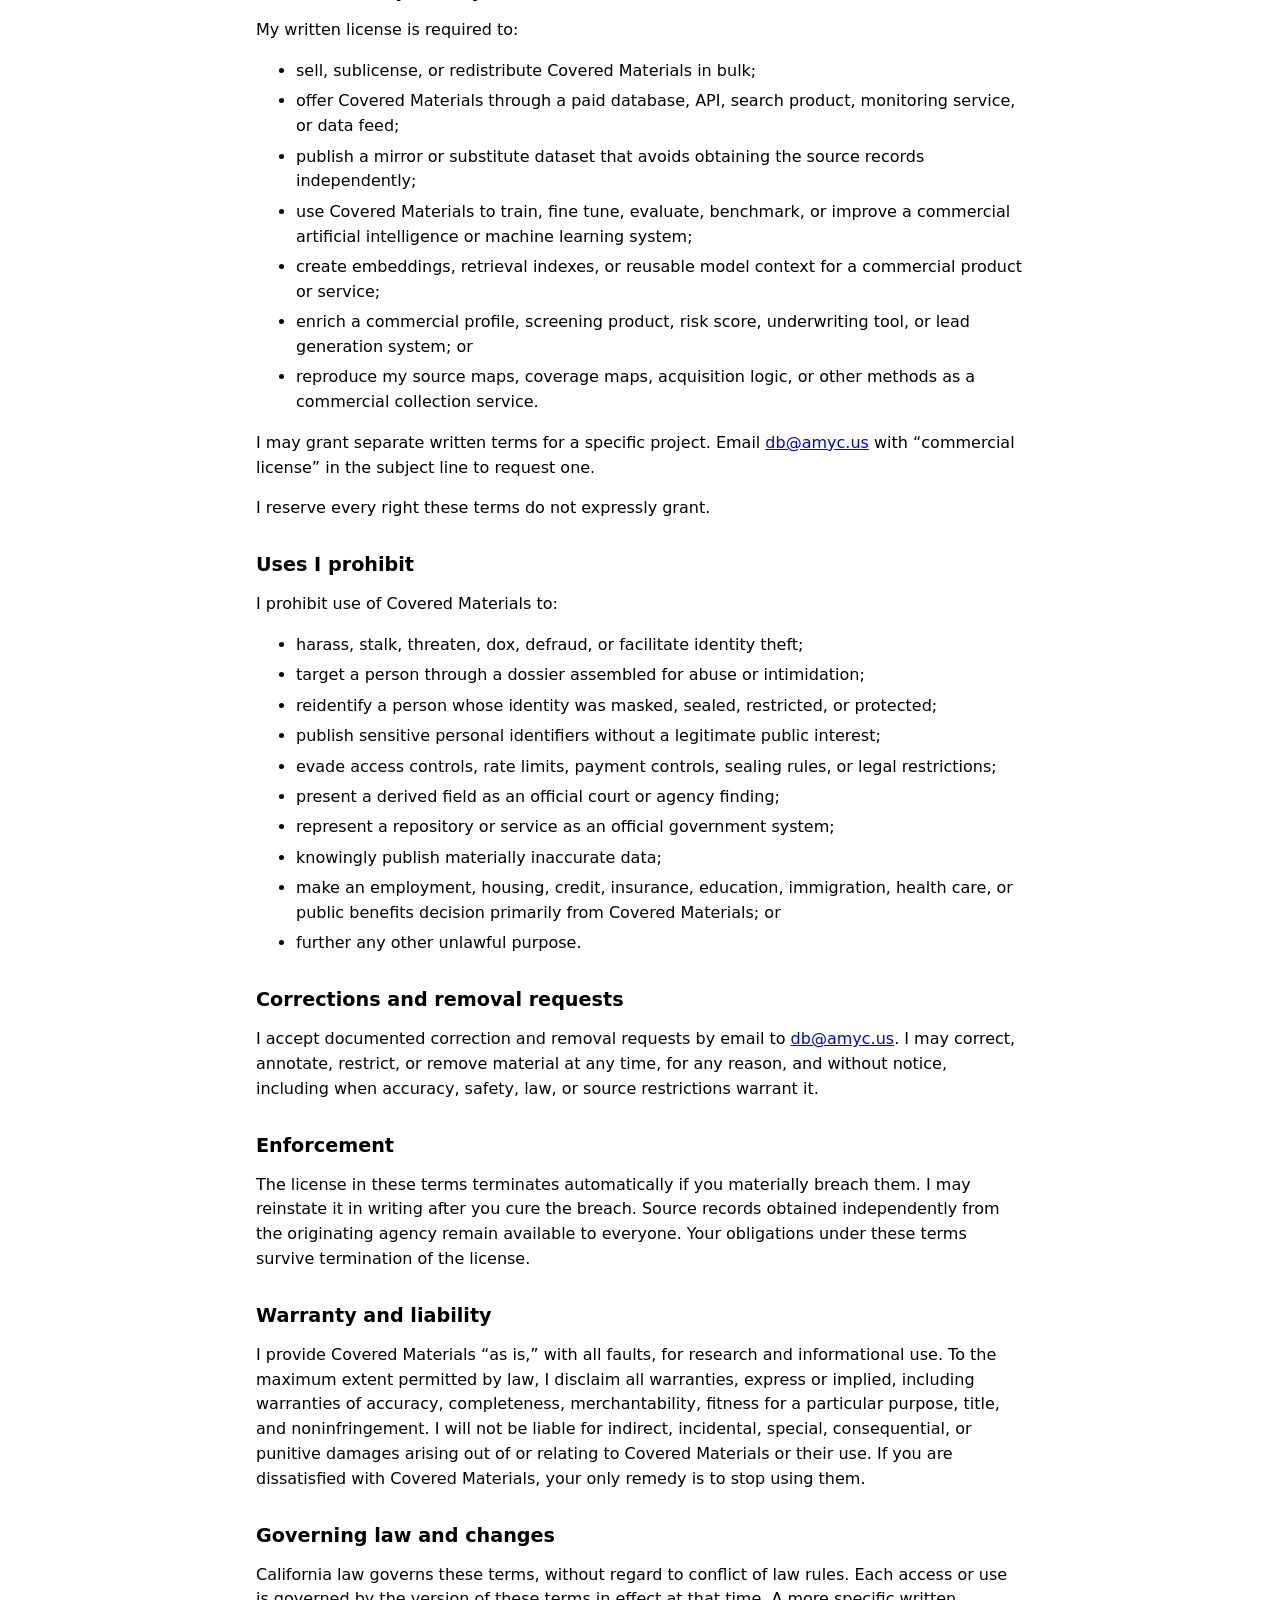
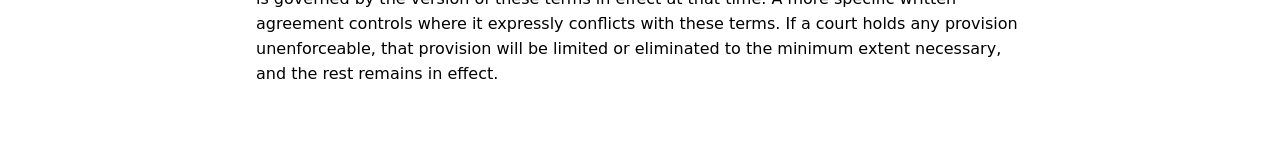
<file: terms/0.4/index.html>
<!doctype html>
<html lang="en">
<head>
  <meta charset="utf-8">
  <meta name="viewport" content="width=device-width, initial-scale=1">
  <meta name="theme-color" content="#24211d">
  <title>Data T&amp;Cs</title>
  <style>
    :root { color-scheme: light dark; }
    body { margin: 0; background: Canvas; color: CanvasText; font: 16px/1.55 system-ui, sans-serif; }
    main { width: min(48rem, calc(100% - 2rem)); margin: 3rem auto 5rem; }
    h1, h2 { line-height: 1.2; }
    h1 { font-size: 2rem; margin-bottom: .25rem; }
    h2 { font-size: 1.2rem; margin-top: 2rem; }
    .version { color: GrayText; margin-top: 0; }
    li { margin: .35rem 0; }
  </style>
  <!-- Cloudflare Web Analytics --><script type="module" src="https://static.cloudflareinsights.com/beacon.min.js" data-cf-beacon='{"token": "993c5a726496451e93b63b836dd201be"}'></script><!-- End Cloudflare Web Analytics -->
</head>
<body>
<main>
  <h1>Provisional Data Terms</h1>
  <p class="version">Version 0.4. Effective October 3, 2026.</p>

  <h2>Scope</h2>
  <p>I publish repositories, websites, APIs, downloads, releases, mirrors, and datasets. These terms govern each surface that links to them.</p>
  <p>I claim no ownership in official court records, government works, or works owned by others. Those materials retain their existing legal status, and anyone may obtain source records directly from the originating agency. A fact, figure, or record you obtain independently from its source record is outside these terms. These terms govern only rights I hold and conditions on services I operate.</p>
  <p>“Covered Materials” means everything I publish on a surface these terms govern, including:</p>
  <ul>
    <li>each figure, value, record, and field I extracted, transcribed, derived, or computed from source records, whether used alone or in compilation; and</li>
    <li>my original selection, arrangement, normalization, annotations, classifications, schemas, documentation, source mapping, acquisition methods, software, interfaces, and other value added work.</li>
  </ul>
  <p>By accessing or using Covered Materials, you agree to these terms. If you do not agree, do not use them.</p>

  <h2>Uses I permit</h2>
  <p>I grant you a non-exclusive, royalty-free license to use Covered Materials only for:</p>
  <ul>
    <li>personal research;</li>
    <li>academic research and teaching;</li>
    <li>journalism and public oversight;</li>
    <li>legal research, litigation, and representation of a client in a particular matter;</li>
    <li>government work and nonprofit work serving a public interest; and</li>
    <li>quotation or redistribution of reasonable excerpts with the credit these terms require.</li>
  </ul>
  <p>Paid journalism, legal services, academic work, and consulting remain within these permitted uses when the work concerns a particular matter or analysis and the Covered Materials are neither sold as a product nor used to build a reusable commercial data asset.</p>

  <h2>Credit</h2>
  <p>Every use of Covered Materials, including a single figure or value drawn from them, must credit me by name and identify where it came from, in this form or an equivalent that carries the same information:</p>
  <blockquote>
    <p>Amy Chattopadhyay, [repository or site], [URL], [version or access date].</p>
  </blockquote>
  <p>Place the credit where the material appears, or in a source note or citation that covers it. The credit is required whether or not you also cite the source record.</p>

  <h2>Conditions</h2>
  <p>For every permitted use, I require you to:</p>
  <ul>
    <li>credit me as the Credit section requires;</li>
    <li>keep intact all notices, provenance, and source references on any copy;</li>
    <li>distinguish source records from my derived fields and research aids;</li>
    <li>verify material facts against current official sources before a consequential use;</li>
    <li>correct a material error promptly after learning of it; and</li>
    <li>comply with law and any restriction that governs the source record itself.</li>
  </ul>

  <h2>Uses that require my written commercial license</h2>
  <p>My written license is required to:</p>
  <ul>
    <li>sell, sublicense, or redistribute Covered Materials in bulk;</li>
    <li>offer Covered Materials through a paid database, API, search product, monitoring service, or data feed;</li>
    <li>publish a mirror or substitute dataset that avoids obtaining the source records independently;</li>
    <li>use Covered Materials to train, fine tune, evaluate, benchmark, or improve a commercial artificial intelligence or machine learning system;</li>
    <li>create embeddings, retrieval indexes, or reusable model context for a commercial product or service;</li>
    <li>enrich a commercial profile, screening product, risk score, underwriting tool, or lead generation system; or</li>
    <li>reproduce my source maps, coverage maps, acquisition logic, or other methods as a commercial collection service.</li>
  </ul>
  <p>I may grant separate written terms for a specific project. Email <a href="mailto:db@amyc.us">db@amyc.us</a> with “commercial license” in the subject line to request one.</p>
  <p>I reserve every right these terms do not expressly grant.</p>

  <h2>Uses I prohibit</h2>
  <p>I prohibit use of Covered Materials to:</p>
  <ul>
    <li>harass, stalk, threaten, dox, defraud, or facilitate identity theft;</li>
    <li>target a person through a dossier assembled for abuse or intimidation;</li>
    <li>reidentify a person whose identity was masked, sealed, restricted, or protected;</li>
    <li>publish sensitive personal identifiers without a legitimate public interest;</li>
    <li>evade access controls, rate limits, payment controls, sealing rules, or legal restrictions;</li>
    <li>present a derived field as an official court or agency finding;</li>
    <li>represent a repository or service as an official government system;</li>
    <li>knowingly publish materially inaccurate data;</li>
    <li>make an employment, housing, credit, insurance, education, immigration, health care, or public benefits decision primarily from Covered Materials; or</li>
    <li>further any other unlawful purpose.</li>
  </ul>

  <h2>Corrections and removal requests</h2>
  <p>I accept documented correction and removal requests by email to <a href="mailto:db@amyc.us">db@amyc.us</a>. I may correct, annotate, restrict, or remove material at any time, for any reason, and without notice, including when accuracy, safety, law, or source restrictions warrant it.</p>

  <h2>Enforcement</h2>
  <p>The license in these terms terminates automatically if you materially breach them. I may reinstate it in writing after you cure the breach. Source records obtained independently from the originating agency remain available to everyone. Your obligations under these terms survive termination of the license.</p>

  <h2>Warranty and liability</h2>
  <p>I provide Covered Materials “as is,” with all faults, for research and informational use. To the maximum extent permitted by law, I disclaim all warranties, express or implied, including warranties of accuracy, completeness, merchantability, fitness for a particular purpose, title, and noninfringement. I will not be liable for indirect, incidental, special, consequential, or punitive damages arising out of or relating to Covered Materials or their use. If you are dissatisfied with Covered Materials, your only remedy is to stop using them.</p>

  <h2>Governing law and changes</h2>
  <p>California law governs these terms, without regard to conflict of law rules. Each access or use is governed by the version of these terms in effect at that time. A more specific written agreement controls where it expressly conflicts with these terms. If a court holds any provision unenforceable, that provision will be limited or eliminated to the minimum extent necessary, and the rest remains in effect.</p>
</main>
</body>
</html>
</file>
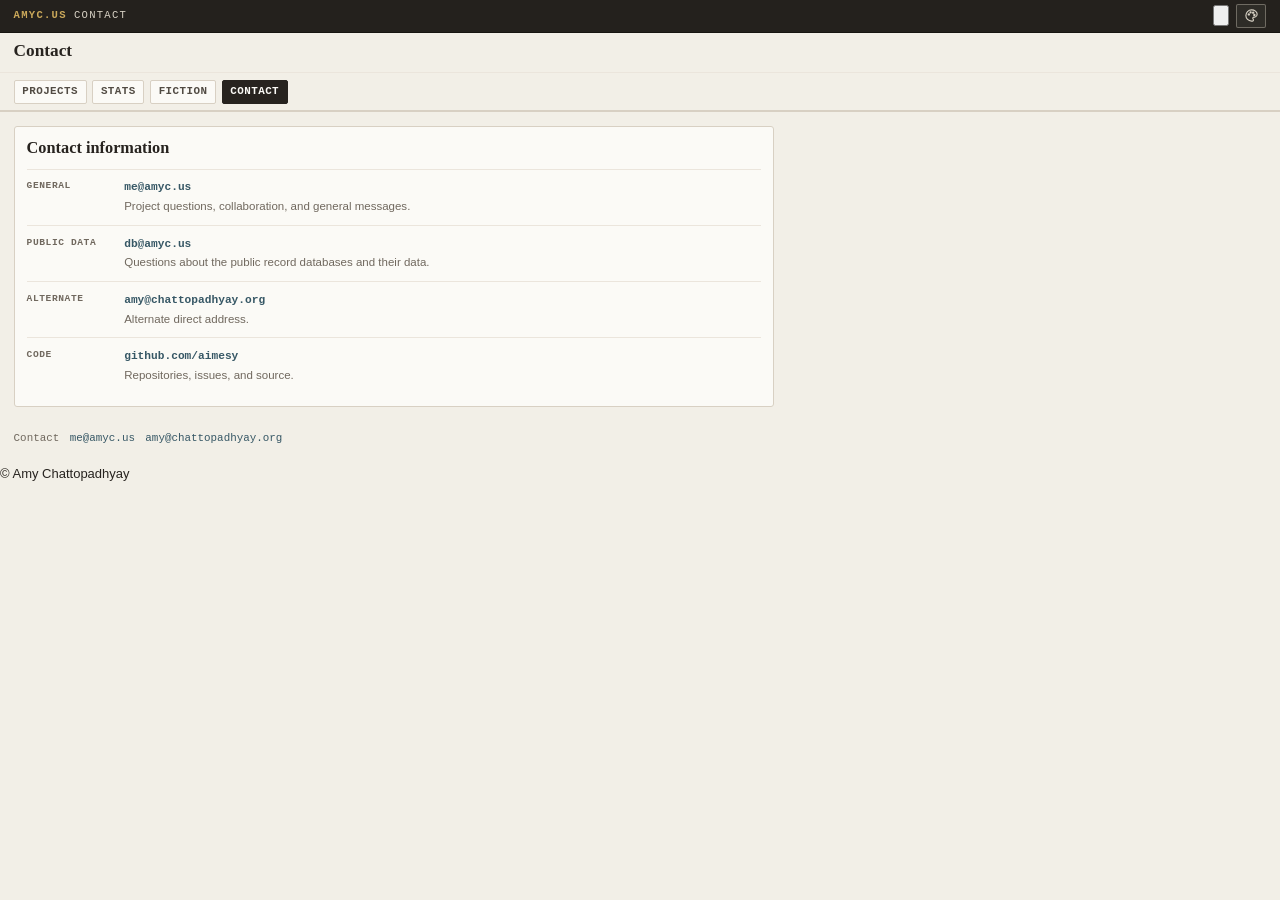
<file: contact.html>
<!doctype html>
<html lang="en" data-redirect-to="/contact/">
<head>
  <meta charset="utf-8">
  <meta name="viewport" content="width=device-width, initial-scale=1">
  <meta http-equiv="Content-Security-Policy" content="default-src 'none'; script-src 'self'; img-src data:; base-uri 'none'">
  <meta name="robots" content="noindex">
  <link rel="icon" href="data:,">
  <link rel="canonical" href="https://amyc.us/contact/">
  <script src="/assets/legacy-route.js"></script>
  <meta http-equiv="refresh" content="0; url=/contact/">
  <title>Contact</title>
</head>
<body>
  <p><a href="/contact/">Continue to Contact</a></p>
</body>
</html>
</file>
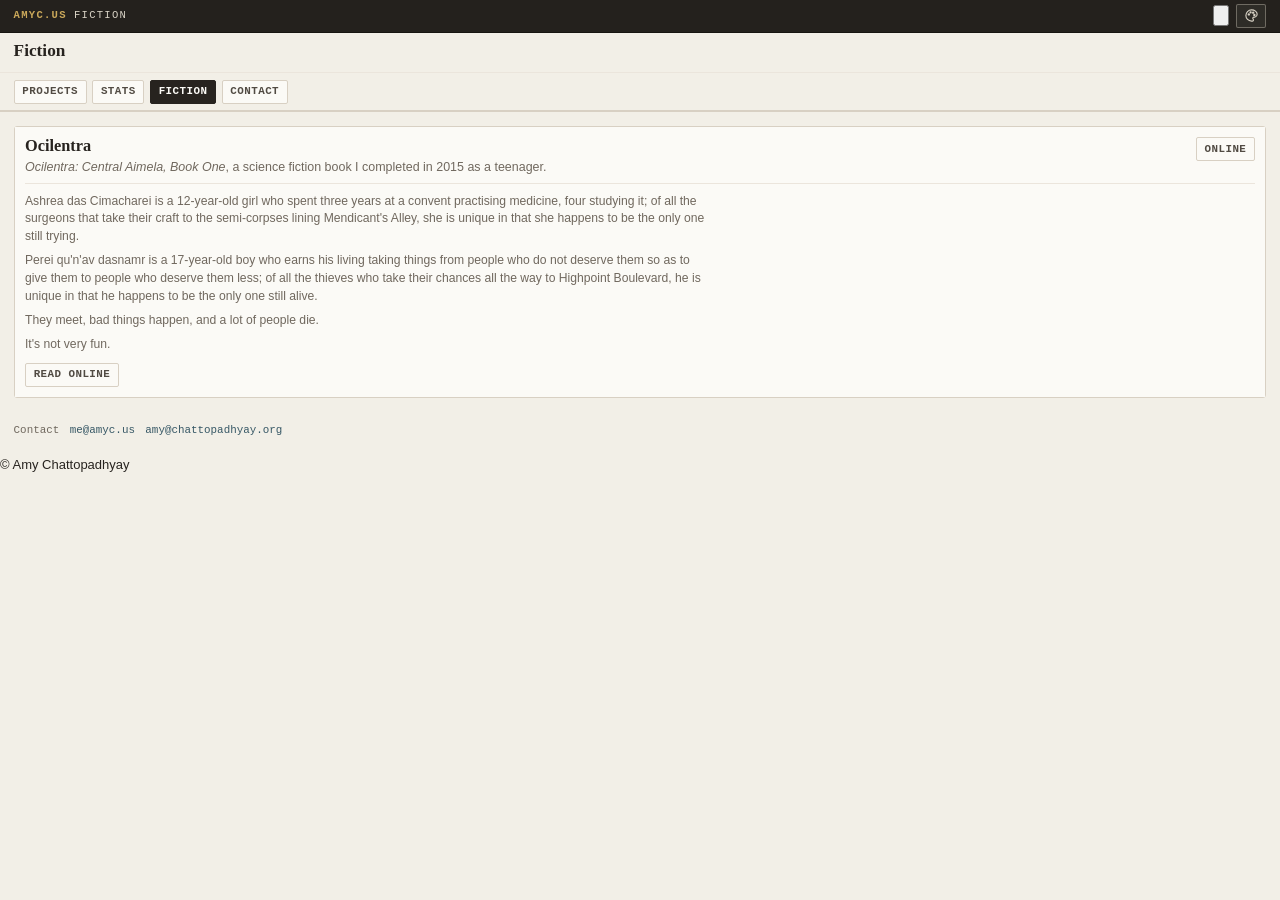
<file: fiction.html>
<!doctype html>
<html lang="en" data-redirect-to="/fiction/">
<head>
  <meta charset="utf-8">
  <meta name="viewport" content="width=device-width, initial-scale=1">
  <meta http-equiv="Content-Security-Policy" content="default-src 'none'; script-src 'self'; img-src data:; base-uri 'none'">
  <meta name="robots" content="noindex">
  <link rel="icon" href="data:,">
  <link rel="canonical" href="https://amyc.us/fiction/">
  <script src="/assets/legacy-route.js"></script>
  <meta http-equiv="refresh" content="0; url=/fiction/">
  <title>Fiction</title>
</head>
<body>
  <p><a href="/fiction/">Continue to Fiction</a></p>
</body>
</html>
</file>
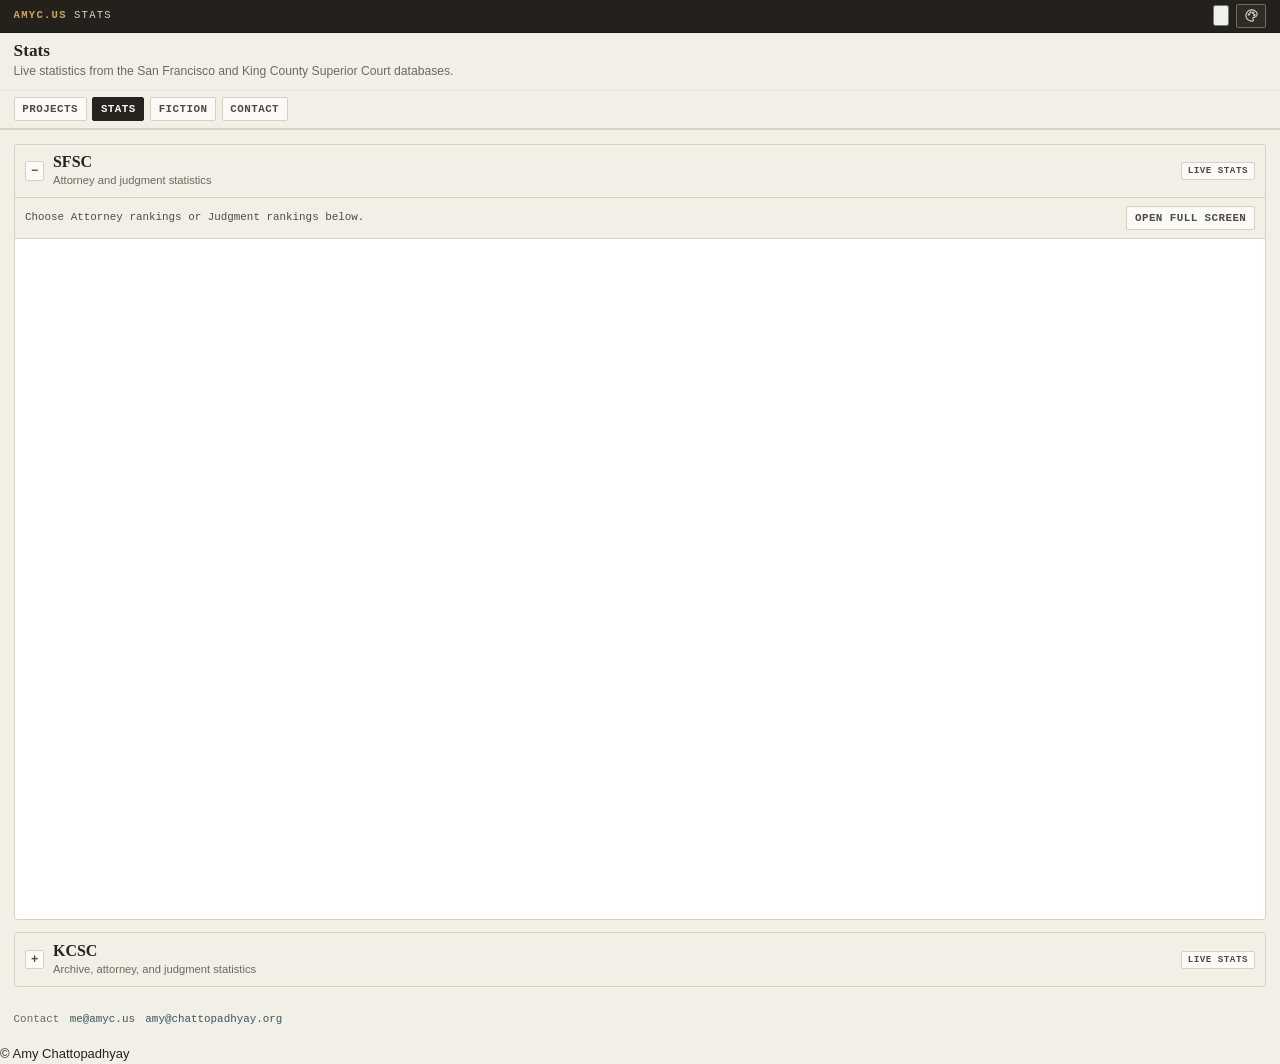
<file: stats.html>
<!doctype html>
<html lang="en" data-redirect-to="/stats/">
<head>
  <meta charset="utf-8">
  <meta name="viewport" content="width=device-width, initial-scale=1">
  <meta http-equiv="Content-Security-Policy" content="default-src 'none'; script-src 'self'; img-src data:; base-uri 'none'">
  <meta name="robots" content="noindex">
  <link rel="icon" href="data:,">
  <link rel="canonical" href="https://amyc.us/stats/">
  <script src="/assets/legacy-route.js"></script>
  <meta http-equiv="refresh" content="0; url=/stats/">
  <title>Stats</title>
</head>
<body>
  <p><a href="/stats/">Continue to Stats</a></p>
</body>
</html>
</file>
<file: assets/styles.css>
﻿:root {
  color-scheme: light;
  --paper: #fbfaf6;
  --paper-2: #f2efe7;
  --paper-3: #e7e1d5;
  --plain: #fff;
  --plain-soft: #fdfcf8;
  --page-paper: #fffdf9;
  --page-line: #f5efe3;
  --ink: #27231f;
  --ink-2: #514b43;
  --ink-3: #70685e;
  --ink-4: #a9a094;
  --rule: #d8d0c3;
  --rule-2: #ebe5dc;
  --chrome: #24211d;
  --chrome-ink: #d8d2c5;
  --chrome-rule: #171511;
  --chrome-accent: #caa85a;
  --accent: #604716;
  --accent-2: #7a5a16;
  --link: #365765;
  --warn: #8b2f24;
  --ok: #1e6237;
  --good-border: #b5ccb0;
  --good-bg: #f4f8ed;
  --warn-border: #dac58c;
  --warn-bg: #fbf3df;
  --warn-ink: #725414;
  --bar-fill: #9a7a35;
  --row-hover: #f8f4ec;
  --font-mono: ui-monospace, SFMono-Regular, Menlo, Consolas, "Liberation Mono", monospace;
  --font-serif: Georgia, "Times New Roman", serif;
  --font-sans: -apple-system, BlinkMacSystemFont, "Segoe UI", sans-serif;
}

:root[data-theme="mist"] {
  color-scheme: light;
  --paper: #fbfeff;
  --paper-2: #f5fbfd;
  --paper-3: #e8f4f7;
  --plain: #ffffff;
  --plain-soft: #fcfeff;
  --page-paper: #ffffff;
  --page-line: #edf6f8;
  --ink: #18262d;
  --ink-2: #33474f;
  --ink-3: #60747d;
  --ink-4: #8fa1a8;
  --rule: #d5e4e8;
  --rule-2: #edf5f7;
  --chrome: #17323a;
  --chrome-ink: #d8edf0;
  --chrome-rule: #0f242a;
  --chrome-accent: #8fd3c5;
  --accent: #1f5e75;
  --accent-2: #4f9ba5;
  --link: #1f5e75;
  --warn: #9a3b35;
  --ok: #236b53;
  --good-border: #acd8c6;
  --good-bg: #eefaf4;
  --warn-border: #efc5b7;
  --warn-bg: #fff1ed;
  --warn-ink: #7d4036;
  --bar-fill: #4f9ba5;
  --row-hover: #eef8fa;
}

:root[data-theme="lilac"] {
  color-scheme: light;
  --paper: #fbf8ff;
  --paper-2: #f2effa;
  --paper-3: #e4def2;
  --plain: #ffffff;
  --plain-soft: #fdfbff;
  --page-paper: #fffaff;
  --page-line: #eee7f6;
  --ink: #23232f;
  --ink-2: #424255;
  --ink-3: #707086;
  --ink-4: #9f9caf;
  --rule: #d3cee2;
  --rule-2: #ebe6f3;
  --chrome: #28243f;
  --chrome-ink: #e6e0f5;
  --chrome-rule: #191629;
  --chrome-accent: #a8d5b5;
  --accent: #4a5f9d;
  --accent-2: #7e80c6;
  --link: #4a5f9d;
  --warn: #9b334d;
  --ok: #2f6a49;
  --good-border: #bbdcc5;
  --good-bg: #f0faef;
  --warn-border: #efbdcc;
  --warn-bg: #fff0f4;
  --warn-ink: #7c3548;
  --bar-fill: #7e80c6;
  --row-hover: #f6f2fb;
}

:root[data-theme="tidepool"] {
  color-scheme: light;
  --paper: #f7faf8;
  --paper-2: #edf4f2;
  --paper-3: #dbe7e3;
  --plain: #ffffff;
  --plain-soft: #fbfdfc;
  --page-paper: #fbfffd;
  --page-line: #e7f0ed;
  --ink: #172421;
  --ink-2: #334742;
  --ink-3: #62736e;
  --ink-4: #8fa09a;
  --rule: #c7d7d2;
  --rule-2: #e1ebe8;
  --chrome: #15302d;
  --chrome-ink: #d7e8e3;
  --chrome-rule: #0c1f1d;
  --chrome-accent: #8bc4b1;
  --accent: #0f5f73;
  --accent-2: #2f7f75;
  --link: #0f5f73;
  --warn: #9b3e35;
  --ok: #17613e;
  --good-border: #9cc9b0;
  --good-bg: #edf8f0;
  --warn-border: #d7a67f;
  --warn-bg: #fff2e5;
  --warn-ink: #7a431e;
  --bar-fill: #2f7f75;
  --row-hover: #eef7f4;
}

:root[data-theme="glacier"] {
  color-scheme: light;
  --paper: #fbfdff;
  --paper-2: #f1f7ff;
  --paper-3: #dfeeff;
  --plain: #ffffff;
  --plain-soft: #f8fbff;
  --page-paper: #ffffff;
  --page-line: #d9e8fb;
  --ink: #162235;
  --ink-2: #33465f;
  --ink-3: #60748e;
  --ink-4: #91a4ba;
  --rule: #bfd3eb;
  --rule-2: #deebf8;
  --chrome: #16315e;
  --chrome-ink: #e7f1ff;
  --chrome-rule: #0b1d3e;
  --chrome-accent: #8ac7ff;
  --accent: #1f5fae;
  --accent-2: #387fda;
  --link: #1f5fae;
  --warn: #9a3b4a;
  --ok: #2c6b60;
  --good-border: #9fcfc6;
  --good-bg: #eef9f7;
  --warn-border: #dba7b1;
  --warn-bg: #fff0f4;
  --warn-ink: #793240;
  --bar-fill: #4a8ee8;
  --row-hover: #edf5ff;
}

:root[data-theme="rose"] {
  color-scheme: light;
  --paper: #fff9fb;
  --paper-2: #f8eef2;
  --paper-3: #eadde4;
  --plain: #ffffff;
  --plain-soft: #fffafd;
  --page-paper: #fffdf8;
  --page-line: #eee2d8;
  --ink: #2d2429;
  --ink-2: #55484f;
  --ink-3: #81727a;
  --ink-4: #ac9fa6;
  --rule: #dacbd3;
  --rule-2: #eee4e9;
  --chrome: #3a2831;
  --chrome-ink: #f2e3e9;
  --chrome-rule: #261a20;
  --chrome-accent: #e0b15f;
  --accent: #8a5066;
  --accent-2: #b56f86;
  --link: #4d667f;
  --warn: #994044;
  --ok: #3b7050;
  --good-border: #b8d2b9;
  --good-bg: #f1f9ef;
  --warn-border: #e2b4b9;
  --warn-bg: #fff0f2;
  --warn-ink: #7b3840;
  --bar-fill: #bd7a91;
  --row-hover: #f9f0f4;
}

:root[data-theme="starlight"] {
  color-scheme: dark;
  --paper: #17131a;
  --paper-2: #100d13;
  --paper-3: #241c2b;
  --plain: #1c1720;
  --plain-soft: #211b25;
  --page-paper: #24202a;
  --page-line: #3b3041;
  --ink: #f3ecdc;
  --ink-2: #d9ccb3;
  --ink-3: #a89983;
  --ink-4: #7f715f;
  --rule: #3b2f3d;
  --rule-2: #2b2430;
  --chrome: #0b0710;
  --chrome-ink: #e7dec8;
  --chrome-rule: #2f2435;
  --chrome-accent: #d0ad62;
  --accent: #d0ad62;
  --accent-2: #b99751;
  --link: #93c7bd;
  --warn: #d98a54;
  --ok: #77b985;
  --good-border: #52745a;
  --good-bg: #18271c;
  --warn-border: #806633;
  --warn-bg: #2a2116;
  --warn-ink: #e9c36f;
  --bar-fill: #d0ad62;
  --row-hover: #211a26;
}

:root[data-theme="cypress"] {
  color-scheme: dark;
  --paper: #111713;
  --paper-2: #0b100d;
  --paper-3: #1b241d;
  --plain: #151c17;
  --plain-soft: #1a221c;
  --page-paper: #20251b;
  --page-line: #33402d;
  --ink: #eef2e8;
  --ink-2: #d2d8c9;
  --ink-3: #9ea893;
  --ink-4: #778170;
  --rule: #314034;
  --rule-2: #243028;
  --chrome: #070c09;
  --chrome-ink: #dce5d6;
  --chrome-rule: #233027;
  --chrome-accent: #bfcf79;
  --accent: #bfcf79;
  --accent-2: #8bbf7e;
  --link: #8ed0bd;
  --warn: #d08d63;
  --ok: #8bbf7e;
  --good-border: #4d7353;
  --good-bg: #142419;
  --warn-border: #80623e;
  --warn-bg: #2a2016;
  --warn-ink: #e1bd78;
  --bar-fill: #bfcf79;
  --row-hover: #172018;
}

*, *::before, *::after {
  box-sizing: border-box;
}

html,
body {
  margin: 0;
  min-height: 100%;
}

body {
  background: var(--paper-2);
  color: var(--ink);
  font: 13px/1.45 var(--font-sans);
}

a {
  color: var(--link);
  text-decoration: none;
}

a:hover,
a:focus-visible {
  text-decoration: underline;
  text-underline-offset: 2px;
}

header {
  background: var(--paper);
  border-bottom: 1px solid var(--rule);
}

.status-strip {
  display: flex;
  align-items: center;
  gap: 0.45rem;
  position: relative;
  padding: 0.24rem 0.85rem;
  background: var(--chrome);
  color: var(--chrome-ink);
  border-bottom: 1px solid var(--chrome-rule);
  font-family: var(--font-mono);
  font-size: 0.66rem;
  letter-spacing: 0.12em;
  text-transform: uppercase;
}

.status-strip strong {
  color: var(--chrome-accent);
}

.status-strip .grow {
  flex: 1;
}

.status-strip a {
  color: var(--chrome-ink);
}

.theme-toggle {
  display: inline-flex;
  align-items: center;
  justify-content: center;
  gap: 0.32rem;
  flex: 0 0 auto;
  min-height: 24px;
  padding: 0.12rem 0.42rem;
  border: 1px solid color-mix(in srgb, var(--chrome-ink) 38%, transparent);
  border-radius: 2px;
  background: color-mix(in srgb, var(--chrome-ink) 6%, transparent);
  color: var(--chrome-ink);
  cursor: pointer;
  font: 600 0.61rem/1.1 var(--font-mono);
  letter-spacing: 0.06em;
  text-transform: uppercase;
  white-space: nowrap;
}

.theme-toggle:hover,
.theme-toggle:focus-visible {
  border-color: var(--chrome-accent);
  color: var(--chrome-accent);
}

.theme-toggle[aria-expanded="true"] {
  border-color: var(--chrome-accent);
  color: var(--chrome-accent);
}

.theme-icon {
  width: 15px;
  height: 15px;
  fill: none;
  stroke: currentColor;
  stroke-width: 1.8;
  stroke-linecap: round;
  stroke-linejoin: round;
}

.theme-panel {
  position: absolute;
  top: calc(100% + 0.26rem);
  right: 0.85rem;
  z-index: 30;
  display: grid;
  gap: 0.28rem;
  width: min(286px, calc(100vw - 1.2rem));
  padding: 0.34rem;
  border: 1px solid var(--rule);
  border-radius: 3px;
  background: var(--paper);
  box-shadow: 0 10px 22px color-mix(in srgb, var(--ink) 14%, transparent);
  color: var(--ink);
  font-family: var(--font-sans);
  font-size: 0.72rem;
  letter-spacing: 0;
  scrollbar-color: var(--accent-2) var(--paper-2);
  scrollbar-width: thin;
  text-transform: none;
}

.theme-panel[hidden] {
  display: none;
}

.theme-panel-head {
  display: flex;
  align-items: center;
  justify-content: space-between;
  gap: 0.35rem;
  color: var(--ink-2);
  font-family: var(--font-mono);
  font-size: 0.52rem;
  letter-spacing: 0.08em;
  text-transform: uppercase;
}

.theme-spectrum {
  display: grid;
  gap: 0.2rem;
  min-width: 0;
}

.theme-control-grid {
  display: grid;
  grid-template-columns: 22px minmax(0, 1fr);
  gap: 0.3rem;
  align-items: stretch;
}

.lightness-control {
  display: grid;
  justify-items: center;
  align-content: space-between;
  gap: 0.1rem;
  min-height: 88px;
  width: 20px;
  padding: 0;
  color: var(--ink-3);
}

.lightness-label,
.lightness-value {
  font-family: var(--font-mono);
  font-size: 0.42rem;
  letter-spacing: 0.04em;
  line-height: 1;
  text-transform: uppercase;
}

.lightness-value {
  color: var(--ink-2);
  font-size: 0.48rem;
  font-weight: 700;
}

.lightness-input {
  appearance: none;
  -webkit-appearance: none;
  position: absolute;
  top: 50%;
  left: 50%;
  height: 18px;
  width: 58px;
  accent-color: var(--accent-2);
  background: transparent;
  cursor: ns-resize;
  margin: 0;
  transform: translate(-50%, -50%) rotate(-90deg);
}

.lightness-input::-webkit-slider-runnable-track {
  height: 3px;
  width: 58px;
  border: 0;
  border-radius: 999px;
  background: var(--rule);
}

.lightness-input::-webkit-slider-thumb {
  -webkit-appearance: none;
  width: 11px;
  height: 11px;
  margin-top: -4px;
  border: 2px solid var(--paper);
  border-radius: 50%;
  background: var(--accent-2);
  box-shadow: 0 0 0 1px var(--rule);
}

.lightness-input::-moz-range-track {
  height: 3px;
  width: 58px;
  border: 0;
  border-radius: 999px;
  background: var(--rule);
}

.lightness-input::-moz-range-thumb {
  width: 9px;
  height: 9px;
  border: 2px solid var(--paper);
  border-radius: 50%;
  background: var(--accent-2);
  box-shadow: 0 0 0 1px var(--rule);
}

.lightness-slider-wrap {
  position: relative;
  display: block;
  width: 16px;
  height: 58px;
}

.theme-spectrum-row {
  display: grid;
  grid-template-columns: minmax(0, 1fr) auto;
  gap: 0.32rem;
  align-items: center;
}

.theme-current {
  min-width: 0;
  color: var(--ink);
  font-family: var(--font-mono);
  font-size: 0.52rem;
  font-weight: 700;
  letter-spacing: 0.04em;
  overflow: hidden;
  text-overflow: ellipsis;
  text-transform: uppercase;
  white-space: nowrap;
}

.theme-spectrum-input {
  appearance: none;
  -webkit-appearance: none;
  height: 16px;
  width: 100%;
  accent-color: var(--accent-2);
  background: transparent;
  cursor: grab;
}

.theme-spectrum-input:active {
  cursor: grabbing;
}

.theme-spectrum-input::-webkit-slider-runnable-track {
  height: 3px;
  border: 0;
  border-radius: 999px;
  background: var(--rule);
}

.theme-spectrum-input::-webkit-slider-thumb {
  -webkit-appearance: none;
  width: 11px;
  height: 11px;
  margin-top: -4px;
  border: 2px solid var(--paper);
  border-radius: 50%;
  background: var(--accent-2);
  box-shadow: 0 0 0 1px var(--rule);
}

.theme-spectrum-input::-moz-range-track {
  height: 3px;
  border: 0;
  border-radius: 999px;
  background: var(--rule);
}

.theme-spectrum-input::-moz-range-thumb {
  width: 9px;
  height: 9px;
  border: 2px solid var(--paper);
  border-radius: 50%;
  background: var(--accent-2);
  box-shadow: 0 0 0 1px var(--rule);
}

.theme-options {
  display: grid;
  grid-template-columns: repeat(4, minmax(0, 1fr));
  gap: 0.22rem;
  overflow: visible;
}

.theme-choice {
  display: grid;
  gap: 0.14rem;
  min-height: 42px;
  padding: 0.18rem;
  border: 1px solid var(--rule);
  border-radius: 3px;
  background: var(--plain);
  color: var(--ink-2);
  cursor: pointer;
  text-align: left;
}

.theme-choice:hover,
.theme-choice:focus-visible,
.theme-choice[aria-pressed="true"] {
  border-color: var(--accent-2);
  background: var(--plain-soft);
}

.theme-choice[aria-pressed="true"] .theme-name {
  color: var(--ink);
}

.theme-swatch {
  display: grid;
  grid-template-columns: repeat(2, 1fr);
  overflow: hidden;
  height: 17px;
  border: 1px solid var(--swatch-rule);
  border-radius: 2px;
  background: var(--swatch-paper);
}

.theme-swatch span:nth-child(1) {
  background: var(--swatch-chrome);
}

.theme-swatch span:nth-child(2) {
  background: var(--swatch-paper-2);
}

.theme-swatch span:nth-child(3) {
  background: var(--swatch-accent);
}

.theme-swatch span:nth-child(4) {
  background: var(--swatch-plain);
}

.theme-name,
.theme-note {
  display: block;
  min-width: 0;
  overflow: hidden;
  text-overflow: ellipsis;
  white-space: nowrap;
}

.theme-name {
  color: var(--ink-2);
  font-family: var(--font-mono);
  font-size: 0.48rem;
  font-weight: 700;
  letter-spacing: 0.04em;
  text-transform: uppercase;
}

.theme-note {
  display: none;
}

.custom-css-box {
  padding-top: 0.24rem;
  border-top: 1px solid var(--rule-2);
}

.custom-css-summary {
  display: flex;
  align-items: center;
  justify-content: space-between;
  gap: 0.35rem;
  min-height: 18px;
  color: var(--ink-2);
  cursor: pointer;
  color: var(--ink-2);
  font-family: var(--font-mono);
  font-size: 0.52rem;
  font-weight: 700;
  letter-spacing: 0.06em;
  text-transform: uppercase;
}

.custom-css-summary::marker,
.custom-css-summary::-webkit-details-marker {
  display: none;
  content: "";
}

.custom-css-summary::after {
  content: "+";
  flex: 0 0 auto;
  color: var(--ink-3);
  font-size: 0.64rem;
  line-height: 1;
}

.custom-css-box[open] .custom-css-summary::after {
  content: "-";
}

.custom-css-summary:hover,
.custom-css-summary:focus-visible {
  color: var(--accent-2);
}

.custom-css-body {
  display: grid;
  gap: 0.24rem;
  margin-top: 0.24rem;
}

.custom-css-input {
  width: 100%;
  min-height: 72px;
  resize: vertical;
  padding: 0.3rem;
  border: 1px solid var(--rule);
  border-radius: 2px;
  background: var(--plain);
  color: var(--ink);
  font: 0.62rem/1.32 var(--font-mono);
  scrollbar-color: var(--accent-2) var(--paper-2);
  scrollbar-width: thin;
}

.custom-css-actions {
  display: flex;
  flex-wrap: wrap;
  gap: 0.25rem;
}

.custom-css-status {
  min-height: 1em;
  color: var(--ink-3);
  font-size: 0.58rem;
  font-weight: 500;
  letter-spacing: 0;
  overflow: hidden;
  text-align: right;
  text-overflow: ellipsis;
  text-transform: none;
  white-space: nowrap;
}

.entity-bar {
  display: flex;
  align-items: center;
  gap: 1rem;
  flex-wrap: wrap;
  padding: 0.55rem 0.85rem;
  background: var(--paper-2);
}

.title-block {
  min-width: 220px;
}

h1 {
  margin: 0 0 0.12rem;
  font: 700 1.08rem/1.15 var(--font-serif);
  letter-spacing: 0;
}

.lede {
  max-width: 86ch;
  margin: 0;
  color: var(--ink-3);
  font-size: 0.76rem;
}

.metrics {
  display: flex;
  align-items: flex-start;
  flex-wrap: wrap;
  gap: 0.35rem;
  align-self: start;
  margin-left: auto;
  justify-content: flex-end;
}

.metrics::before {
  content: "LIVE";
  flex: 0 0 auto;
  align-self: stretch;
  display: inline-flex;
  align-items: center;
  padding: 0.28rem 0.42rem;
  background: var(--chrome);
  border: 1px solid var(--chrome-rule);
  color: var(--chrome-accent);
  font-family: var(--font-mono);
  font-size: 0.58rem;
  font-weight: 700;
  letter-spacing: 0.08em;
  text-transform: uppercase;
}

.metric {
  flex: 0 0 auto;
  min-width: 88px;
  padding: 0.28rem 0.44rem;
  background: var(--paper);
  border: 1px solid var(--rule);
  border-radius: 2px;
  text-align: right;
  font-family: var(--font-mono);
}

.metric b {
  display: block;
  color: var(--ink);
  font-size: 0.86rem;
  line-height: 1;
  font-variant-numeric: tabular-nums;
}

.metric span,
.metric small {
  display: block;
  margin-top: 0.12rem;
  color: var(--ink-3);
  font-size: 0.58rem;
  letter-spacing: 0.04em;
  text-transform: uppercase;
}

.toolbar {
  display: flex;
  align-items: center;
  gap: 0.35rem;
  flex-wrap: wrap;
  padding: 0.42rem 0.85rem;
  background: var(--paper-2);
  border-top: 1px solid var(--rule-2);
  border-bottom: 1px solid var(--rule);
}

.hbtn,
.chip {
  display: inline-flex;
  align-items: center;
  gap: 0.25rem;
  min-height: 24px;
  padding: 0.18rem 0.48rem;
  background: var(--paper);
  border: 1px solid var(--rule);
  border-radius: 2px;
  color: var(--ink-2);
  font-family: var(--font-mono);
  font-size: 0.68rem;
  font-weight: 600;
  letter-spacing: 0.04em;
  line-height: 1.2;
  text-transform: uppercase;
  white-space: nowrap;
}

.toolbar .hbtn.active {
  background: var(--ink);
  border-color: var(--ink);
  color: var(--paper);
}

.chip.good {
  color: var(--ok);
  border-color: var(--good-border);
  background: var(--good-bg);
}

.chip.warn {
  color: var(--warn-ink);
  border-color: var(--warn-border);
  background: var(--warn-bg);
}

.app-shell {
  display: grid;
  gap: 0.85rem;
  padding: 0.85rem;
}

/* EB Garamond SemiBold, trimmed to basic Latin with its true small caps (the
   smcp and c2sc glyphs), for the category bar and group labels, which keep
   full capitals for initials. SIL Open Font
   License: fonts/EBGaramond-OFL.txt. Preloaded by index.html. */
@font-face {
  font-family: "EB Garamond";
  src: url("fonts/eb-garamond-semibold-sc.woff2") format("woff2");
  font-weight: 600;
  font-style: normal;
  font-display: block;
}

/* Projects page: cards grouped under Judicial, Municipal, and Other, with one
   category control at the top. It sticks as a frosted bar, and its highlight
   slides to the group in view (assets/projects.js). The page is a flex column,
   not the shell's grid: a sticky grid item is held to its own row. */
.project-index {
  display: flex;
  flex-direction: column;
}

/* The category bar is the header's closing row: flush under the site nav,
   full width, carrying the header's bottom rule, and it sticks once the
   header scrolls away. The site nav's own bottom rule gives way to a light
   divider, like the one above it. */
header:has(+ .project-index) {
  border-bottom: 0;
}

header:has(+ .project-index) .toolbar {
  border-bottom-color: var(--rule-2);
}

.category-nav {
  position: sticky;
  top: 0;
  z-index: 5;
  margin: -0.85rem -0.85rem -0.25rem;
  padding: 0 0.85rem;
  background: var(--paper-2);
  border-bottom: 2px solid var(--rule);
}

/* Once stuck, a short fade softens cards passing under the bar. */
.category-nav[data-stuck]::after {
  content: "";
  position: absolute;
  left: 0;
  right: 0;
  top: calc(100% + 2px);
  height: 0.7rem;
  background: linear-gradient(var(--paper-2), transparent);
  pointer-events: none;
}

.category-control {
  position: relative;
  display: flex;
  align-items: baseline;
  gap: 1.1rem;
}

.category-link,
.project-group-head {
  font: 600 0.8rem/1 "EB Garamond", var(--font-serif);
  font-variant-caps: small-caps;
  letter-spacing: 0.035em;
}

.category-link {
  padding: 0.56rem 0 0.5rem;
  color: var(--ink-3);
  transition: color 220ms ease;
}

.category-link:hover {
  color: var(--ink);
  text-decoration: none;
}

.category-link[aria-current="true"] {
  color: var(--ink);
}

/* The current category darkens its stretch of the header's bottom rule. */
.category-indicator {
  position: absolute;
  bottom: -2px;
  left: 0;
  width: 0;
  height: 2px;
  background: var(--ink);
  opacity: 0;
}

/* Placed by assets/projects.js, which moves it with the scroll. */
.category-control[data-ready] .category-indicator {
  opacity: 1;
}

@media (prefers-reduced-motion: reduce) {
  .category-link {
    transition: none;
  }
}

.project-group {
  display: flex;
  flex-direction: column;
  gap: 0.85rem;
  scroll-margin-top: 2.5rem;
}

.project-group + .project-group {
  margin-top: 0.2rem;
}

.project-group-head {
  display: flex;
  align-items: center;
  gap: 0.75rem;
  margin: 0 0 -0.5rem;
  color: var(--ink);
}

.project-group-head::after {
  content: "";
  flex: 1;
  border-top: 1px solid var(--rule);
}

/* The control names the first group, so its label is for screen readers only. */
.category-nav + .project-group > .project-group-head {
  position: absolute;
  width: 1px;
  height: 1px;
  overflow: hidden;
  clip-path: inset(50%);
  white-space: nowrap;
}

.stats-shell {
  padding: 0.75rem 0.85rem 0;
}

.stats-source-note {
  display: flex;
  align-items: center;
  gap: 0.65rem;
  flex-wrap: wrap;
  padding: 0.5rem 0.65rem;
  border: 1px solid var(--rule);
  border-bottom: 0;
  background: var(--paper-2);
  color: var(--ink-2);
  font-family: var(--font-mono);
  font-size: 0.68rem;
}

.stats-source-note .hbtn {
  margin-left: auto;
}

.sfsc-stats-frame {
  display: block;
  width: 100%;
  height: max(680px, calc(100vh - 245px));
  border: 1px solid var(--rule);
  background: var(--plain);
}

    .project {
      display: grid;
      grid-template-columns: minmax(0, 1fr) 280px;
      gap: 0;
      align-items: stretch;
      background: var(--paper);
      border: 1px solid var(--rule);
      border-radius: 3px;
    }

.project.no-preview {
  grid-template-columns: minmax(0, 1fr);
}

.project-copy {
      min-width: 0;
      display: grid;
      align-content: start;
      grid-auto-rows: max-content;
      gap: 0.55rem;
      padding: 0.65rem;
      border-right: 1px solid var(--rule);
      background: var(--paper);
    }

.project.no-preview .project-copy {
  border-right: 0;
}

    .project-head {
      display: flex;
      align-items: flex-start;
      justify-content: space-between;
      gap: 0.75rem;
      padding-bottom: 0.42rem;
      border-bottom: 1px solid var(--rule-2);
    }

h2,
.project-head h3 {
  margin: 0 0 0.12rem;
  font: 700 1.02rem/1.15 var(--font-serif);
  letter-spacing: 0;
}

.project-copy p {
  margin: 0;
  max-width: 78ch;
  color: var(--ink-3);
  font-size: 0.78rem;
}

.project-note {
  display: grid;
  gap: 0.42rem;
  max-width: 95ch;
  color: var(--ink-2);
}

.project-note p {
  max-width: none;
  font-size: 0.76rem;
}

.project-note strong {
  color: var(--ink);
  font-weight: 700;
}

.links {
  display: flex;
  align-items: flex-start;
  flex-wrap: wrap;
  gap: 0.35rem;
  align-self: start;
}

    .tracker {
      display: grid;
      align-self: start;
      gap: 0.36rem;
    }

.tracker-head {
  display: flex;
  align-items: center;
  justify-content: flex-start;
  flex-wrap: wrap;
  gap: 0.5rem;
  color: var(--ink-3);
  font-family: var(--font-mono);
  font-size: 0.62rem;
  letter-spacing: 0.06em;
  text-transform: uppercase;
}

.tracker-head > span {
  white-space: nowrap;
}

    .chart-grid {
      display: grid;
      gap: 0.42rem;
    }

.chart-box {
  border: 1px solid var(--rule);
  border-radius: 2px;
  background: var(--plain);
}

.chart-box h3 {
      margin: 0;
      padding: 0.3rem 0.44rem;
      border-bottom: 1px solid var(--rule-2);
      background: var(--paper-2);
      color: var(--ink-2);
      font-family: var(--font-mono);
      font-size: 0.61rem;
      letter-spacing: 0.08em;
      text-transform: uppercase;
    }

.bar-chart {
  display: block;
  width: 100%;
  height: auto;
      padding: 0.2rem;
      font-family: var(--font-mono);
    }

    .bar-label {
      fill: var(--ink-2);
      font-size: 9px;
    }

    .bar-value {
      fill: var(--ink-3);
      font-size: 9px;
    }

.bar-track {
  fill: var(--paper-2);
}

.bar-fill {
  fill: var(--bar-fill);
}

    .preview-stack {
      min-width: 0;
      display: grid;
      gap: 0.42rem;
      padding: 0.55rem;
      background: var(--paper-2);
    }

.mini-ui {
  overflow: hidden;
      min-height: 0;
      border: 1px solid var(--rule);
      border-radius: 3px;
      background: var(--paper);
    }

.mini-strip {
  display: flex;
  align-items: center;
  gap: 0.35rem;
  padding: 0.22rem 0.45rem;
  background: var(--chrome);
  color: var(--chrome-ink);
  font-family: var(--font-mono);
  font-size: 0.58rem;
  letter-spacing: 0.08em;
  text-transform: uppercase;
}

.mini-strip strong {
  color: var(--chrome-accent);
}

.mini-title {
  display: flex;
  align-items: center;
  gap: 0.5rem;
  justify-content: space-between;
      padding: 0.36rem 0.45rem;
      border-bottom: 1px solid var(--rule);
      background: var(--paper-2);
    }

.mini-title b {
  font-family: var(--font-serif);
  font-size: 0.9rem;
}

.mini-statline {
  display: flex;
  flex-wrap: wrap;
  gap: 0.28rem;
  color: var(--ink-3);
  font-family: var(--font-mono);
  font-size: 0.6rem;
}

.mini-statline::before {
  content: "LIVE";
  flex: 0 0 auto;
  display: inline-flex;
  align-items: center;
  padding: 0.12rem 0.3rem;
  background: var(--chrome);
  border: 1px solid var(--chrome-rule);
  color: var(--chrome-accent);
  font-size: 0.54rem;
  font-weight: 700;
  letter-spacing: 0.08em;
  text-transform: uppercase;
}

.mini-tools {
  display: flex;
  gap: 0.28rem;
  flex-wrap: wrap;
      padding: 0.34rem 0.45rem;
      border-bottom: 1px solid var(--rule-2);
      background: var(--paper);
    }

.mini-input,
.mini-button {
  min-height: 21px;
  padding: 0.16rem 0.38rem;
  border: 1px solid var(--rule);
  border-radius: 2px;
  background: var(--paper);
  color: var(--ink-2);
  font-family: var(--font-mono);
  font-size: 0.6rem;
}

.mini-button {
  display: inline-flex;
  align-items: center;
  justify-content: center;
  cursor: pointer;
}

.mini-button.active {
  background: var(--ink);
  border-color: var(--ink);
  color: var(--paper);
}

.mini-input {
  flex: 1;
  min-width: 140px;
  color: var(--ink-4);
}

input.mini-input {
  color: var(--ink);
}

.mini-table {
  display: grid;
  font-family: var(--font-mono);
  font-size: 0.62rem;
}

.mini-row {
  display: grid;
  grid-template-columns: minmax(0, 1fr) auto;
  gap: 0.5rem;
  padding: 0.28rem 0.45rem;
      border-bottom: 1px solid var(--rule-2);
    }

.mini-row:nth-child(even) {
  background: var(--plain-soft);
}

.mini-load-more {
  display: flex;
  justify-content: center;
  padding: 0.4rem 0.45rem;
  border-top: 1px solid var(--rule-2);
  background: var(--paper-2);
}

.mini-load-more[hidden] {
  display: none;
}

.mini-row-link {
  color: inherit;
  text-decoration: none;
}

.mini-row-link:hover,
.mini-row-link:focus-visible {
  background: var(--row-hover);
  text-decoration: none;
}

.mini-row span {
  min-width: 0;
  overflow: hidden;
  color: var(--ink-2);
  text-overflow: ellipsis;
  white-space: nowrap;
}

.mini-row b {
  color: var(--ink);
  font-variant-numeric: tabular-nums;
}

.mini-result {
  display: grid;
  grid-template-columns: minmax(0, 1fr) auto;
  gap: 0.42rem;
  padding: 0.34rem 0.45rem;
  border-bottom: 1px solid var(--rule-2);
  font-family: var(--font-mono);
  font-size: 0.6rem;
}

.mini-result:nth-child(even) {
  background: var(--plain-soft);
}

.mini-result-main {
  min-width: 0;
}

.mini-result-title,
.mini-result-detail {
  overflow: hidden;
  text-overflow: ellipsis;
  white-space: nowrap;
}

.mini-result-title {
  color: var(--ink);
  font-weight: 700;
}

.mini-result-meta,
.mini-result-detail {
  margin-top: 0.1rem;
  color: var(--ink-3);
}

.mini-result-link {
  align-self: center;
  padding: 0.12rem 0.32rem;
  border: 1px solid var(--rule);
  border-radius: 2px;
  background: var(--paper);
  color: var(--link);
  font-weight: 700;
  text-transform: uppercase;
}

.mini-empty {
  padding: 0.45rem;
  color: var(--ink-3);
  font-family: var(--font-mono);
  font-size: 0.6rem;
}

/* SFSC panel: tabbed mini tables in the shared 280px column. The copy column
   sets the card height and the rows scroll inside it. */
.sfsc-panel {
  display: flex;
  flex-direction: column;
  contain: size;
}

.sfsc-live {
  flex: 1;
  min-height: 0;
  display: flex;
  flex-direction: column;
}

.sfsc-feed {
  flex: 1;
  min-height: 0;
  overflow-y: auto;
  overscroll-behavior: contain;
  scrollbar-width: thin;
}

.mini-section {
  display: flex;
  justify-content: space-between;
  gap: 0.5rem;
  margin: 0;
  padding: 0.3rem 0.45rem;
  border-bottom: 1px solid var(--rule-2);
  background: var(--paper-2);
  color: var(--ink-2);
  font-family: var(--font-mono);
  font-size: 0.61rem;
  font-weight: 700;
  letter-spacing: 0.08em;
  text-transform: uppercase;
}

.mini-result-row {
  color: inherit;
  text-decoration: none;
}

.mini-result-row:hover,
.mini-result-row:focus-visible {
  background: var(--row-hover);
  text-decoration: none;
}

.mini-section span + span {
  color: var(--ink-3);
  font-weight: 400;
  letter-spacing: 0.04em;
  white-space: nowrap;
}

.mini-pdf {
  display: grid;
  gap: 0.45rem;
  padding: 0.55rem;
  background: var(--plain);
}

.pdf-page {
      min-height: 180px;
  padding: 0.65rem 0.75rem;
  border: 1px solid var(--rule);
  background: var(--page-paper);
  box-shadow: inset 0 0 0 1px var(--page-line);
  font-family: var(--font-serif);
}

.pdf-page h3 {
  margin: 0 0 0.35rem;
  font-size: 0.92rem;
  text-align: center;
}

.pdf-line {
  height: 7px;
  margin: 0.24rem 0;
  background: var(--rule-2);
}

.pdf-line.short {
  width: 68%;
}

.contact-grid {
  max-width: 760px;
}

.contact-card {
  min-width: 0;
  padding: 0.75rem;
  border: 1px solid var(--rule);
  border-radius: 3px;
  background: var(--paper);
}

.contact-card-head {
  display: flex;
  align-items: flex-start;
  justify-content: space-between;
  gap: 0.75rem;
  padding-bottom: 0.55rem;
  border-bottom: 1px solid var(--rule-2);
}

.contact-info {
  align-self: start;
}

.contact-routes {
  display: grid;
  gap: 0;
  margin: 0;
}

.contact-route {
  display: grid;
  grid-template-columns: 88px minmax(0, 1fr);
  gap: 0.16rem 0.6rem;
  padding: 0.62rem 0;
  border-bottom: 1px solid var(--rule-2);
}

.contact-route:last-child {
  border-bottom: 0;
}

.contact-route dt {
  grid-row: 1 / span 2;
  color: var(--ink-3);
  font: 700 0.6rem/1.4 var(--font-mono);
  letter-spacing: 0.06em;
  text-transform: uppercase;
}

.contact-route dd {
  min-width: 0;
  margin: 0;
  color: var(--ink-3);
  font-size: 0.72rem;
  overflow-wrap: anywhere;
}

.contact-route dd:first-of-type {
  color: var(--ink);
  font-family: var(--font-mono);
  font-size: 0.7rem;
  font-weight: 700;
}

.contact {
  display: flex;
  align-items: center;
  gap: 0.65rem;
  flex-wrap: wrap;
  padding: 0.7rem 0.85rem 1.1rem;
  color: var(--ink-3);
  font-family: var(--font-mono);
  font-size: 0.68rem;
}

@media (max-width: 820px) {
      .project {
        grid-template-columns: 1fr;
      }

  

  .project-copy {
    border-right: 0;
    border-bottom: 1px solid var(--rule);
  }

  

  .project.no-preview .project-copy {
    border-bottom: 0;
  }

}

@media (max-width: 620px) {
  .status-strip > span:not(.grow) {
    display: none;
  }

  .entity-bar,
  .toolbar,
  .app-shell,
  .stats-shell,
  .contact {
    padding-left: 0.6rem;
    padding-right: 0.6rem;
  }

  .category-nav {
    margin: -0.6rem -0.6rem -0.25rem;
    padding-inline: 0.6rem;
  }

  .stats-source-note .hbtn {
    margin-left: 0;
  }

  .sfsc-stats-frame {
    height: max(620px, calc(100vh - 275px));
  }

  .project-head {
    display: grid;
  }

  .project-head > .chip {
    justify-self: start;
  }

  .metrics {
    justify-content: flex-start;
    margin-left: 0;
  }

  

  

  

  

  .contact-route {
    grid-template-columns: 76px minmax(0, 1fr);
  }

  
}

@media (max-width: 820px) {
  /* Single column: the SFSC panel would drown out the card, so it is not shown. */
  .project.has-live-panel .sfsc-panel {
    display: none;
  }

  .project.has-live-panel .project-copy {
    border-bottom: 0;
  }

  /* Touch-sized controls in every card panel; 16px input text keeps iOS
     from zooming on focus. */
  .mini-button,
  .mini-input {
    min-height: 2.1rem;
  }

  .mini-input {
    min-width: 60%;
    font-size: 16px;
  }

  .mini-row,
  .mini-result {
    padding-block: 0.45rem;
  }

  .category-link {
    padding-block: 0.66rem 0.6rem;
  }

  .project-group {
    scroll-margin-top: 3rem;
  }
}
</file>
<file: assets/data-index.css>
.data-index-shell {
  display: grid;
  gap: 0.75rem;
  padding: 0.85rem;
}

.data-project {
  overflow: clip;
  border: 1px solid var(--rule);
  border-radius: 3px;
  background: var(--paper);
}

.data-project > summary {
  display: grid;
  grid-template-columns: auto minmax(0, 1fr) auto;
  gap: 0.55rem;
  align-items: center;
  min-height: 48px;
  padding: 0.55rem 0.65rem;
  background: var(--paper-2);
  color: var(--ink);
  cursor: pointer;
  list-style: none;
}

.data-project > summary::-webkit-details-marker { display: none; }

.data-project > summary::before {
  content: "+";
  display: inline-grid;
  place-items: center;
  width: 1.2rem;
  height: 1.2rem;
  border: 1px solid var(--rule);
  border-radius: 2px;
  background: var(--paper);
  color: var(--ink-2);
  font: 700 0.75rem/1 var(--font-mono);
}

.data-project[open] > summary::before { content: "−"; }
.data-project > summary:hover { background: var(--row-hover); }
.data-project > summary:focus-visible { outline: 2px solid var(--accent-2); outline-offset: -2px; }

.data-project-title {
  display: grid;
  gap: 0.08rem;
  min-width: 0;
}

.data-project-title strong { font: 700 1rem/1.1 var(--font-serif); }
.data-project-title small { color: var(--ink-3); font-size: 0.7rem; font-weight: 400; }

.data-project-status {
  padding: 0.16rem 0.38rem;
  border: 1px solid var(--rule);
  border-radius: 2px;
  background: var(--paper);
  color: var(--ink-2);
  font: 700 0.58rem/1.2 var(--font-mono);
  letter-spacing: 0.05em;
  text-transform: uppercase;
  white-space: nowrap;
}

.data-project-body {
  min-width: 0;
  border-top: 1px solid var(--rule);
}

.data-source-note {
  display: flex;
  align-items: center;
  gap: 0.65rem;
  flex-wrap: wrap;
  padding: 0.5rem 0.65rem;
  border-bottom: 1px solid var(--rule);
  background: var(--paper-2);
  color: var(--ink-2);
  font-family: var(--font-mono);
  font-size: 0.68rem;
}

.data-source-note .hbtn {
  margin-left: auto;
}

.data-display-frame {
  display: block;
  width: 100%;
  height: max(680px, calc(100vh - 245px));
  border: 0;
  background: var(--plain);
}

@media (max-width: 620px) {
  .data-index-shell {
    padding-left: 0.6rem;
    padding-right: 0.6rem;
  }

  .data-project > summary { grid-template-columns: auto minmax(0, 1fr); }
  .data-project-status { grid-column: 2; justify-self: start; }
  .data-source-note .hbtn { margin-left: 0; }
  .data-display-frame { height: max(620px, calc(100vh - 275px)); }
}
</file>
